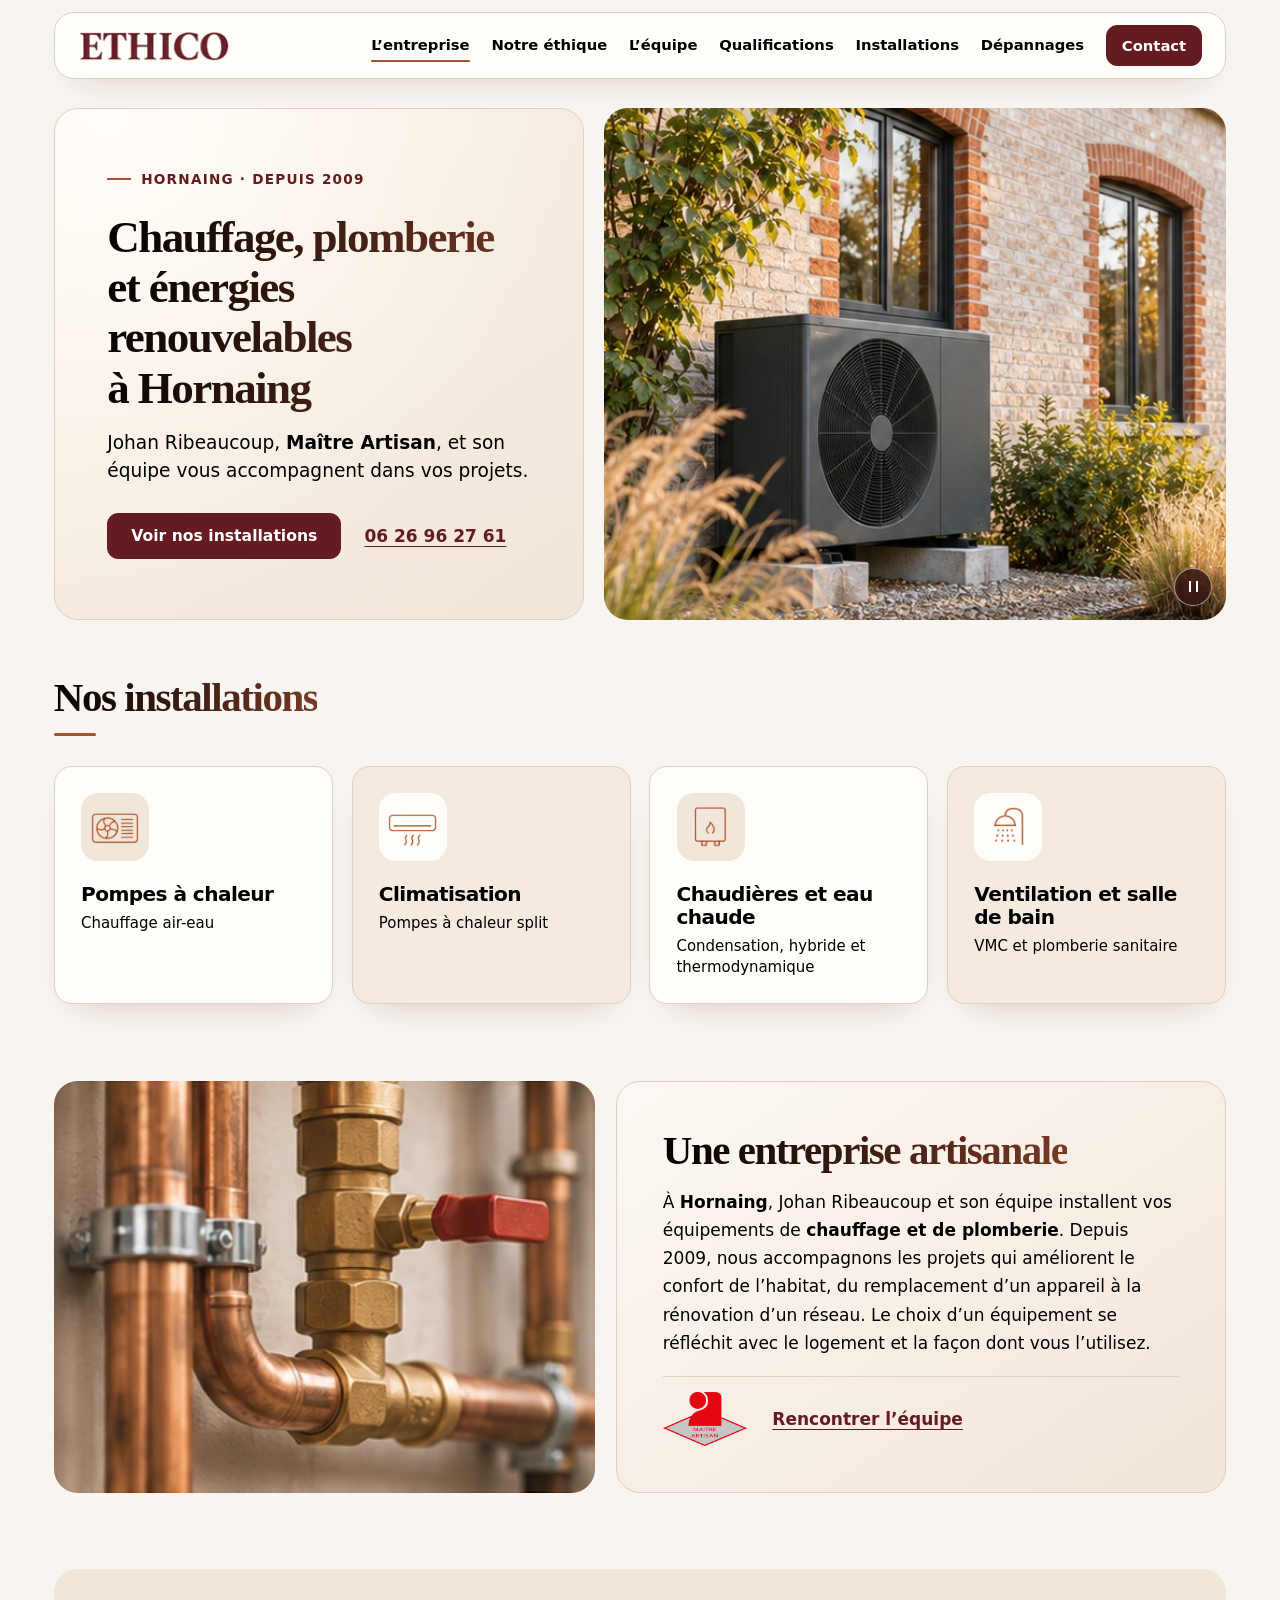
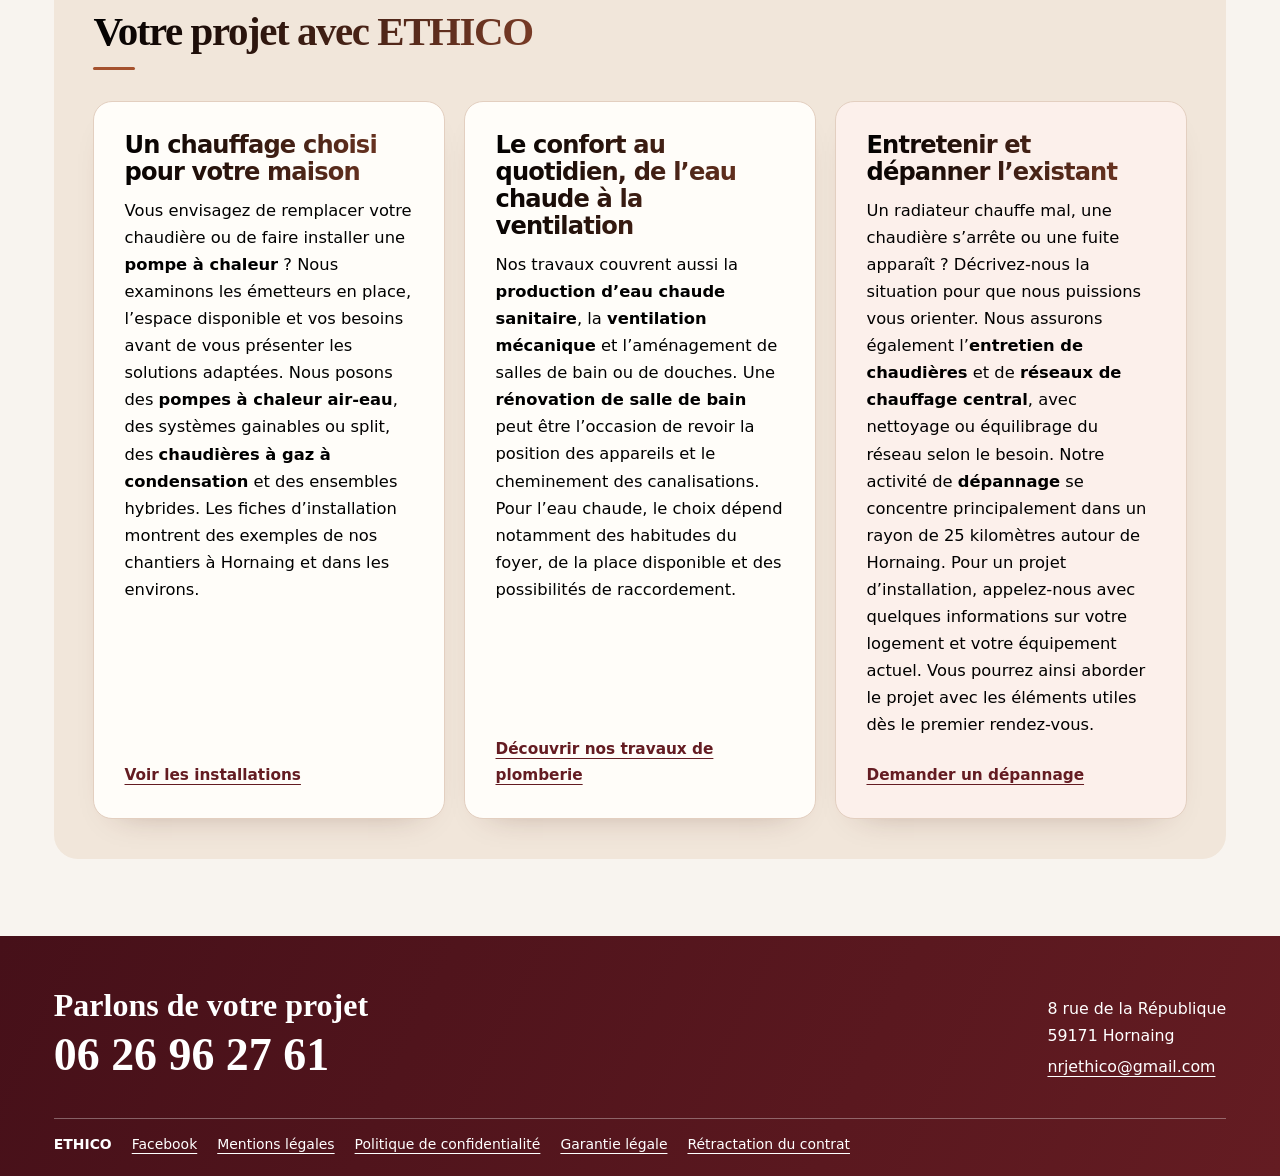
<file: index.html>
<!doctype html>
<html lang="fr">
<head>
  <meta charset="utf-8"><meta name="viewport" content="width=device-width, initial-scale=1">
  <meta name="theme-color" content="#641c22"><meta name="description" content="Johan Ribeaucoup, Maître Artisan, et son équipe vous accompagnent dans vos projets.">
  <title>Chauffage, plomberie et énergies renouvelables à Hornaing | ETHICO</title>
  <meta property="og:title" content="Chauffage, plomberie et énergies renouvelables à Hornaing | ETHICO">
  <meta property="og:description" content="Johan Ribeaucoup, Maître Artisan, et son équipe vous accompagnent dans vos projets.">
  <link rel="icon" href="assets/favicon.png" type="image/png">
  <link rel="stylesheet" href="assets/site.css">
  <script defer src="assets/site.js"></script>
</head>
<body>
<a class="skip" href="#contenu">Aller au contenu</a>
<header class="site-header">
  <div class="bar reveal">
    <a class="wordmark" href="index.html" aria-label="ETHICO, accueil"><img src="assets/logo.png" alt="ETHICO" width="155" height="36"></a>
    <button class="menu" type="button" aria-controls="navigation" aria-expanded="false" hidden>Menu</button>
    <nav id="navigation" aria-label="Navigation principale"><ul><li><a class="navlink" href="index.html" aria-current="page">L’entreprise</a></li><li><a class="navlink" href="notre-ethique/index.html">Notre éthique</a></li><li><a class="navlink" href="de-l-humain-%C3%A0-l-entreprise/index.html">L’équipe</a></li><li><a class="navlink" href="nos-qualifications/index.html">Qualifications</a></li><li><a class="navlink" href="installations/index.html">Installations</a></li><li><a class="navlink" href="d%C3%A9pannages/index.html">Dépannages</a></li><li><a class="primary" href="formulaire-de-contact/index.html">Contact</a></li></ul></nav>
  </div>
</header>
<main id="contenu"><section class="hero home-hero">
  <div class="hero-copy reveal">
    <p class="eyebrow">Hornaing · Depuis 2009</p><h1>Chauffage, plomberie et énergies renouvelables <span class="keep-together">à Hornaing</span></h1>
    <p class="intro">Johan Ribeaucoup, <strong>Maître Artisan</strong>, et son équipe vous accompagnent dans vos projets.</p>
    <div class="actions"><a class="primary" href="installations/index.html">Voir nos installations</a><a class="line-link" href="tel:+33626962761">06 26 96 27 61</a></div>
  </div>
  <figure class="hero-image reveal"><img src="assets/facade.webp" alt="Pompe à chaleur devant une maison en brique" fetchpriority="high" decoding="async"><button class="motion-toggle" type="button" aria-label="Mettre en pause le zoom" aria-pressed="false" hidden></button></figure>
</section><section class="container services"><h2 class="section-title reveal">Nos installations</h2><div class="service-grid"><a class="service-card reveal" href="installations/pompe-%C3%A0-chaleur-air-eau/index.html" style="--delay:0ms">
  <span class="service-icon"><img src="assets/ico-pac.png" alt="" width="62" height="56" loading="lazy"></span>
  <span class="service-label">Pompes à chaleur</span><span class="service-description">Chauffage air-eau</span>
</a><a class="service-card reveal" href="installations/pompe-%C3%A0-chaleur-type-split/index.html" style="--delay:65ms">
  <span class="service-icon"><img src="assets/ico-clim.png" alt="" width="62" height="56" loading="lazy"></span>
  <span class="service-label">Climatisation</span><span class="service-description">Pompes à chaleur split</span>
</a><a class="service-card reveal" href="installations/index.html#eau-chaude" style="--delay:130ms">
  <span class="service-icon"><img src="assets/ico-chaudiere.png" alt="" width="62" height="56" loading="lazy"></span>
  <span class="service-label">Chaudières et eau chaude</span><span class="service-description">Condensation, hybride et thermodynamique</span>
</a><a class="service-card reveal" href="installations/index.html#ventilation" style="--delay:195ms">
  <span class="service-icon"><img src="assets/ico-bain.png" alt="" width="62" height="56" loading="lazy"></span>
  <span class="service-label">Ventilation et salle de bain</span><span class="service-description">VMC et plomberie sanitaire</span>
</a></div></section>
<section class="container below">
  <div class="split artisan">
    <div class="split-media reveal"><a href="assets/cuivre.webp" class="photo-link" data-photo><img src="assets/cuivre.webp" alt="Raccords et canalisations en cuivre" loading="lazy" decoding="async"></a></div>
    <div class="split-copy reveal"><h2>Une entreprise artisanale</h2><p>À <strong>Hornaing</strong>, Johan Ribeaucoup et son équipe installent vos équipements de <strong>chauffage et de plomberie</strong>. Depuis 2009, nous accompagnons les projets qui améliorent le confort de l’habitat, du remplacement d’un appareil à la rénovation d’un réseau. Le choix d’un équipement se réfléchit avec le logement et la façon dont vous l’utilisez.</p>
      <div class="artisan-profile">
        <img src="assets/maitre-artisan.png" alt="Maître Artisan" loading="lazy" decoding="async">
        <a class="line-link" href="de-l-humain-%C3%A0-l-entreprise/index.html">Rencontrer l’équipe</a>
      </div>
    </div>
  </div>
</section>
<section class="container below project-overview">
  <h2 class="section-title reveal">Votre projet avec ETHICO</h2>
  <div class="text-grid"><article class="text-card reveal"><h3>Un chauffage choisi pour votre maison</h3><p>Vous envisagez de remplacer votre chaudière ou de faire installer une <strong>pompe à chaleur</strong> ? Nous examinons les émetteurs en place, l’espace disponible et vos besoins avant de vous présenter les solutions adaptées. Nous posons des <strong>pompes à chaleur air-eau</strong>, des systèmes gainables ou split, des <strong>chaudières à gaz à condensation</strong> et des ensembles hybrides. Les fiches d’installation montrent des exemples de nos chantiers à Hornaing et dans les environs.</p><a class="line-link" href="installations/index.html">Voir les installations</a></article><article class="text-card reveal"><h3>Le confort au quotidien, de l’eau chaude à la ventilation</h3><p>Nos travaux couvrent aussi la <strong>production d’eau chaude sanitaire</strong>, la <strong>ventilation mécanique</strong> et l’aménagement de salles de bain ou de douches. Une <strong>rénovation de salle de bain</strong> peut être l’occasion de revoir la position des appareils et le cheminement des canalisations. Pour l’eau chaude, le choix dépend notamment des habitudes du foyer, de la place disponible et des possibilités de raccordement.</p><a class="line-link" href="installations/index.html#ventilation">Découvrir nos travaux de plomberie</a></article><article class="text-card reveal"><h3>Entretenir et dépanner l’existant</h3><p>Un radiateur chauffe mal, une chaudière s’arrête ou une fuite apparaît ? Décrivez-nous la situation pour que nous puissions vous orienter. Nous assurons également l’<strong>entretien de chaudières</strong> et de <strong>réseaux de chauffage central</strong>, avec nettoyage ou équilibrage du réseau selon le besoin. Notre activité de <strong>dépannage</strong> se concentre principalement dans un rayon de 25 kilomètres autour de Hornaing. Pour un projet d’installation, appelez-nous avec quelques informations sur votre logement et votre équipement actuel. Vous pourrez ainsi aborder le projet avec les éléments utiles dès le premier rendez-vous.</p><a class="line-link" href="d%C3%A9pannages/index.html">Demander un dépannage</a></article></div>
</section></main>
<footer class="site-footer">
  <div class="footer-call container">
    <div class="footer-copy reveal"><p>Parlons de votre projet</p><a class="footer-phone" href="tel:+33626962761">06 26 96 27 61</a></div>
    <div class="footer-contact reveal"><span>8 rue de la République<br>59171 Hornaing</span><a href="mailto:nrjethico@gmail.com">nrjethico@gmail.com</a></div>
  </div>
  <div class="footer-details">
    <strong>ETHICO</strong>
    <a href="https://www.facebook.com/Ribeaucoup/">Facebook</a>
    <a href="https://ethico.jimdoweb.com/about/">Mentions légales</a>
    <a href="https://ethico.jimdoweb.com/j/privacy">Politique de confidentialité</a>
    <a href="https://ethico.jimdoweb.com/j/legal-guarantee">Garantie légale</a>
    <a href="https://ethico.jimdoweb.com/j/withdrawal">Rétractation du contrat</a>
  </div>
</footer>
<dialog id="photo-view" aria-label="Photo en grand"><div class="dialog-inner"><img alt=""><button type="button" class="close" aria-label="Fermer">×</button></div></dialog>
</body>
</html>
</file>
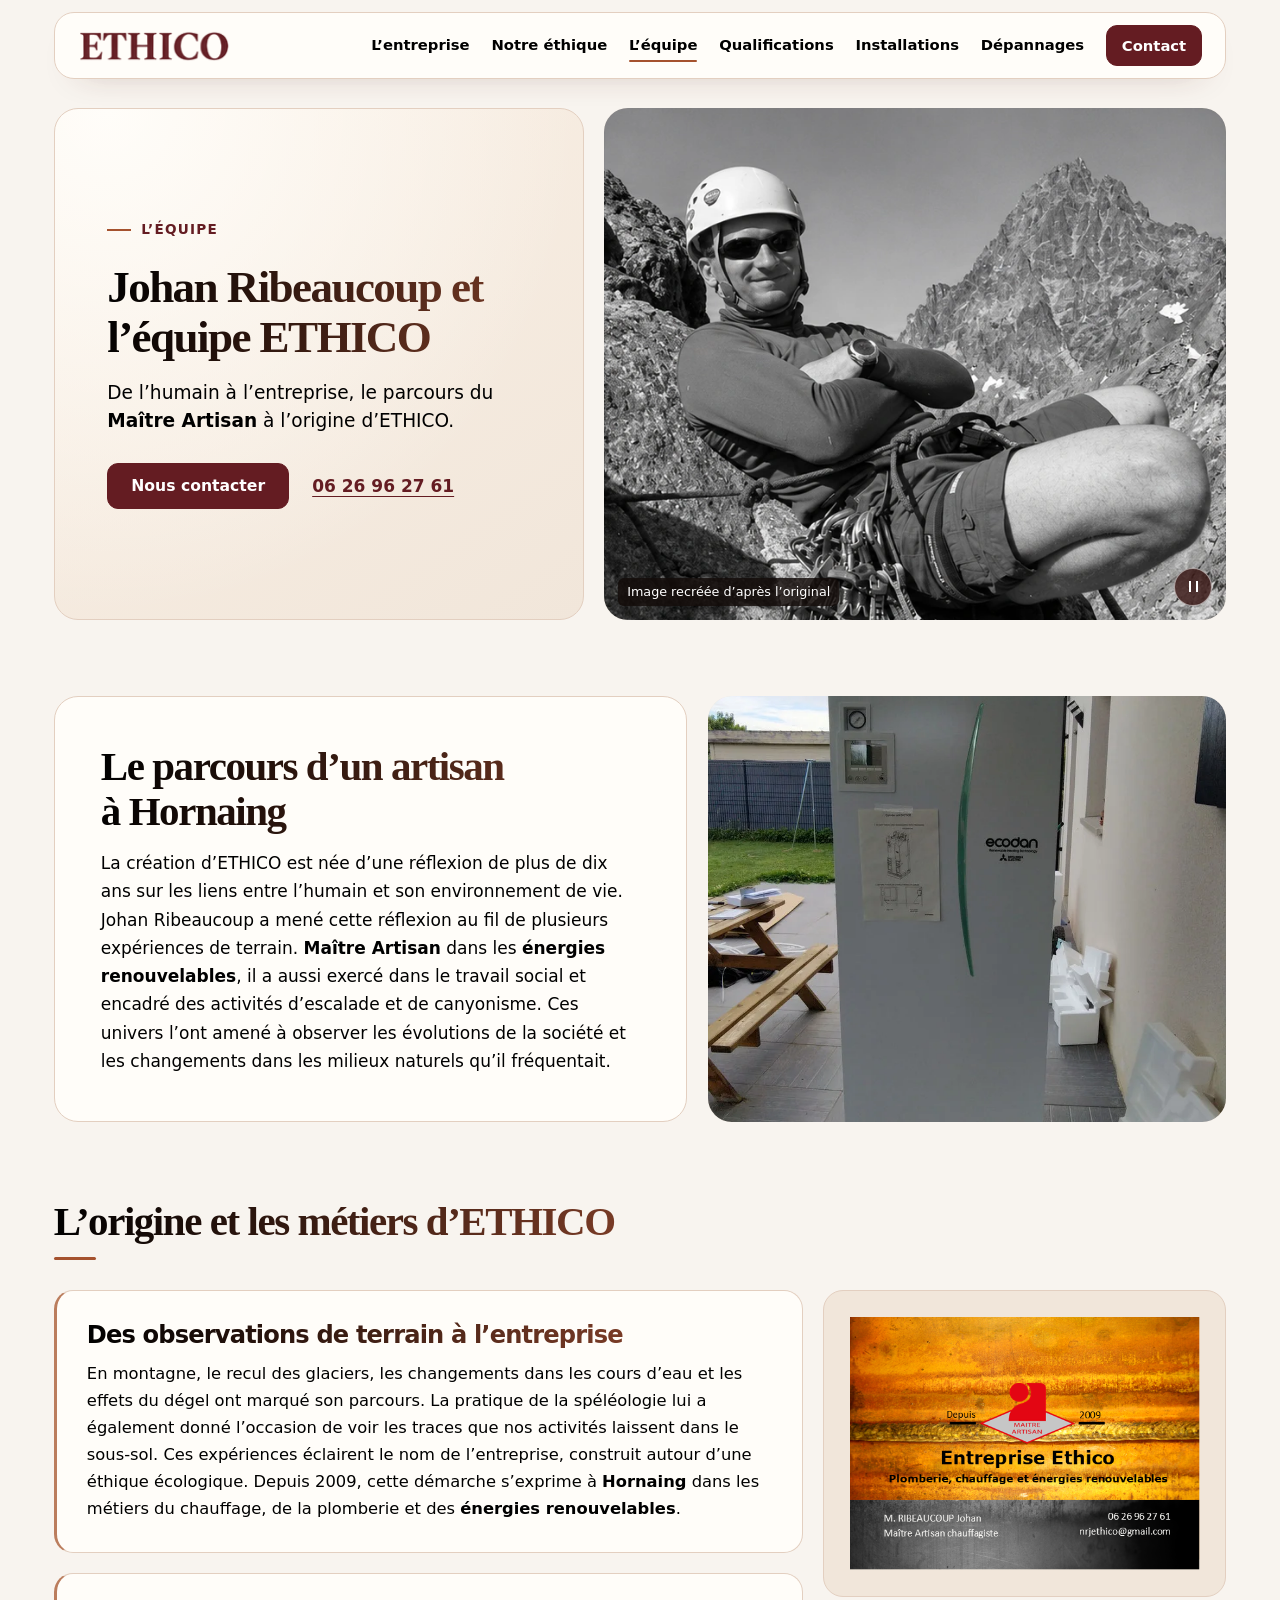
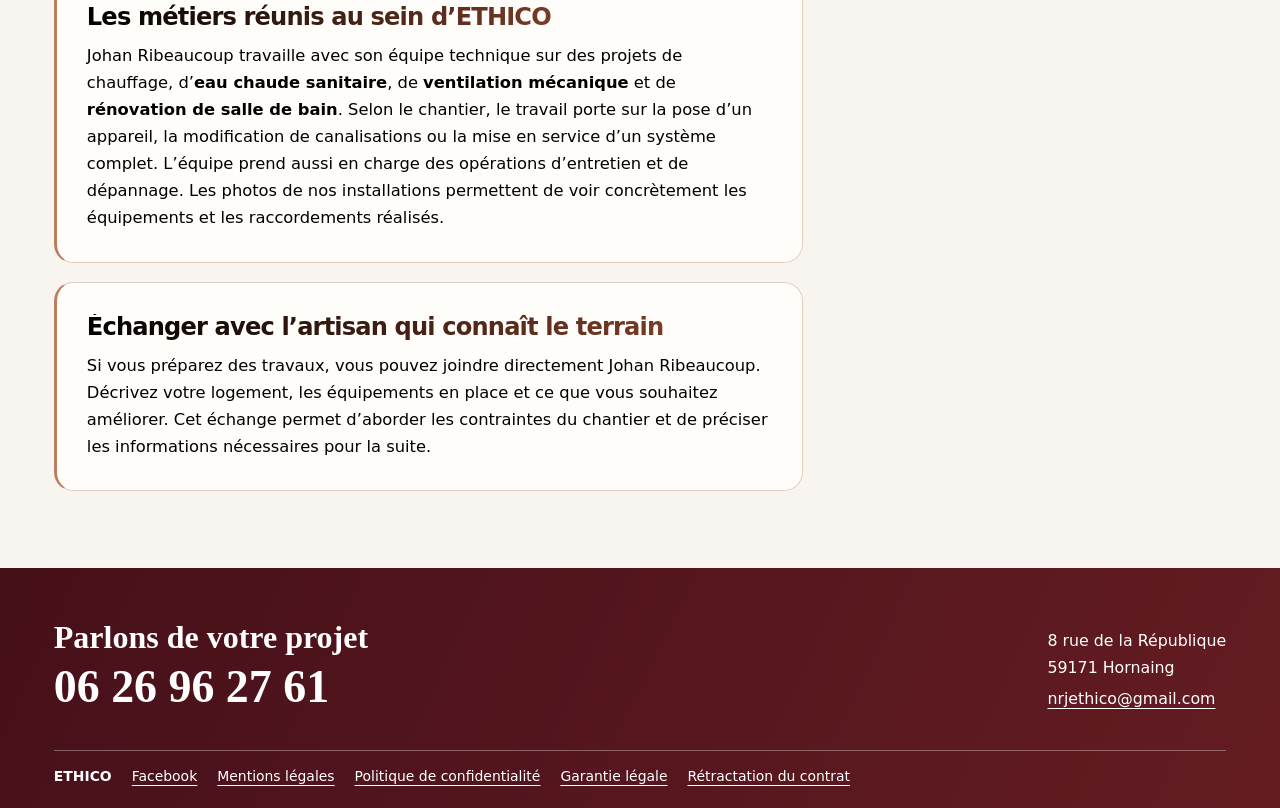
<file: de-l-humain-à-l-entreprise/index.html>
<!doctype html>
<html lang="fr">
<head>
  <meta charset="utf-8"><meta name="viewport" content="width=device-width, initial-scale=1">
  <meta name="theme-color" content="#641c22"><meta name="description" content="De l’humain à l’entreprise, le parcours du Maître Artisan à l’origine d’ETHICO.">
  <title>Johan Ribeaucoup et l’équipe ETHICO | ETHICO</title>
  <meta property="og:title" content="Johan Ribeaucoup et l’équipe ETHICO | ETHICO">
  <meta property="og:description" content="De l’humain à l’entreprise, le parcours du Maître Artisan à l’origine d’ETHICO.">
  <link rel="icon" href="../assets/favicon.png" type="image/png">
  <link rel="stylesheet" href="../assets/site.css">
  <script defer src="../assets/site.js"></script>
</head>
<body>
<a class="skip" href="#contenu">Aller au contenu</a>
<header class="site-header">
  <div class="bar reveal">
    <a class="wordmark" href="../index.html" aria-label="ETHICO, accueil"><img src="../assets/logo.png" alt="ETHICO" width="155" height="36"></a>
    <button class="menu" type="button" aria-controls="navigation" aria-expanded="false" hidden>Menu</button>
    <nav id="navigation" aria-label="Navigation principale"><ul><li><a class="navlink" href="../index.html">L’entreprise</a></li><li><a class="navlink" href="../notre-ethique/index.html">Notre éthique</a></li><li><a class="navlink" href="index.html" aria-current="page">L’équipe</a></li><li><a class="navlink" href="../nos-qualifications/index.html">Qualifications</a></li><li><a class="navlink" href="../installations/index.html">Installations</a></li><li><a class="navlink" href="../d%C3%A9pannages/index.html">Dépannages</a></li><li><a class="primary" href="../formulaire-de-contact/index.html">Contact</a></li></ul></nav>
  </div>
</header>
<main id="contenu"><section class="hero interior-hero">
  <div class="hero-copy reveal">
    <p class="eyebrow">L’équipe</p><h1>Johan Ribeaucoup et l’équipe ETHICO</h1>
    <p class="intro">De l’humain à l’entreprise, le parcours du <strong>Maître Artisan</strong> à l’origine d’ETHICO.</p>
    <div class="actions"><a class="primary" href="../formulaire-de-contact/index.html">Nous contacter</a><a class="line-link" href="tel:+33626962761">06 26 96 27 61</a></div>
  </div>
  <figure class="hero-image reveal"><img src="../assets/portrait-recree.webp" alt="Johan Ribeaucoup en montagne" fetchpriority="high" decoding="async"><figcaption class="image-credit">Image recréée d’après l’original</figcaption><button class="motion-toggle" type="button" aria-label="Mettre en pause le zoom" aria-pressed="false" hidden></button></figure>
</section>
<section class="container below">
  <div class="split split-team">
    <div class="split-media reveal"><a href="../assets/7-2.webp" class="photo-link" data-photo><img src="../assets/7-2.webp" alt="Installation extérieure d’une pompe à chaleur" loading="lazy" decoding="async"></a></div>
    <div class="split-copy reveal"><h2>Le parcours d’un artisan à Hornaing</h2><p>La création d’ETHICO est née d’une réflexion de plus de dix ans sur les liens entre l’humain et son environnement de vie. Johan Ribeaucoup a mené cette réflexion au fil de plusieurs expériences de terrain. <strong>Maître Artisan</strong> dans les <strong>énergies renouvelables</strong>, il a aussi exercé dans le travail social et encadré des activités d’escalade et de canyonisme. Ces univers l’ont amené à observer les évolutions de la société et les changements dans les milieux naturels qu’il fréquentait.</p></div>
  </div>
</section>
<section class="container below content-section content-team">
  <h2 class="section-title reveal">L’origine et les métiers d’ETHICO</h2>
  <div class="team-layout"><div class="text-grid"><article class="text-card reveal"><h3>Des observations de terrain à l’entreprise</h3><p>En montagne, le recul des glaciers, les changements dans les cours d’eau et les effets du dégel ont marqué son parcours. La pratique de la spéléologie lui a également donné l’occasion de voir les traces que nos activités laissent dans le sous-sol. Ces expériences éclairent le nom de l’entreprise, construit autour d’une éthique écologique. Depuis 2009, cette démarche s’exprime à <strong>Hornaing</strong> dans les métiers du chauffage, de la plomberie et des <strong>énergies renouvelables</strong>.</p></article><article class="text-card reveal"><h3>Les métiers réunis au sein d’ETHICO</h3><p>Johan Ribeaucoup travaille avec son équipe technique sur des projets de chauffage, d’<strong>eau chaude sanitaire</strong>, de <strong>ventilation mécanique</strong> et de <strong>rénovation de salle de bain</strong>. Selon le chantier, le travail porte sur la pose d’un appareil, la modification de canalisations ou la mise en service d’un système complet. L’équipe prend aussi en charge des opérations d’entretien et de dépannage. Les photos de nos installations permettent de voir concrètement les équipements et les raccordements réalisés.</p></article><article class="text-card reveal"><h3>Échanger avec l’artisan qui connaît le terrain</h3><p>Si vous préparez des travaux, vous pouvez joindre directement Johan Ribeaucoup. Décrivez votre logement, les équipements en place et ce que vous souhaitez améliorer. Cet échange permet d’aborder les contraintes du chantier et de préciser les informations nécessaires pour la suite.</p></article></div>
  <figure class="original-logo reveal"><img src="../assets/logo-original.png" alt="Logo original ETHICO, chauffage, plomberie et énergies renouvelables" loading="lazy" decoding="async"></figure>
</div>
</section></main>
<footer class="site-footer">
  <div class="footer-call container">
    <div class="footer-copy reveal"><p>Parlons de votre projet</p><a class="footer-phone" href="tel:+33626962761">06 26 96 27 61</a></div>
    <div class="footer-contact reveal"><span>8 rue de la République<br>59171 Hornaing</span><a href="mailto:nrjethico@gmail.com">nrjethico@gmail.com</a></div>
  </div>
  <div class="footer-details">
    <strong>ETHICO</strong>
    <a href="https://www.facebook.com/Ribeaucoup/">Facebook</a>
    <a href="https://ethico.jimdoweb.com/about/">Mentions légales</a>
    <a href="https://ethico.jimdoweb.com/j/privacy">Politique de confidentialité</a>
    <a href="https://ethico.jimdoweb.com/j/legal-guarantee">Garantie légale</a>
    <a href="https://ethico.jimdoweb.com/j/withdrawal">Rétractation du contrat</a>
  </div>
</footer>
<dialog id="photo-view" aria-label="Photo en grand"><div class="dialog-inner"><img alt=""><button type="button" class="close" aria-label="Fermer">×</button></div></dialog>
</body>
</html>
</file>
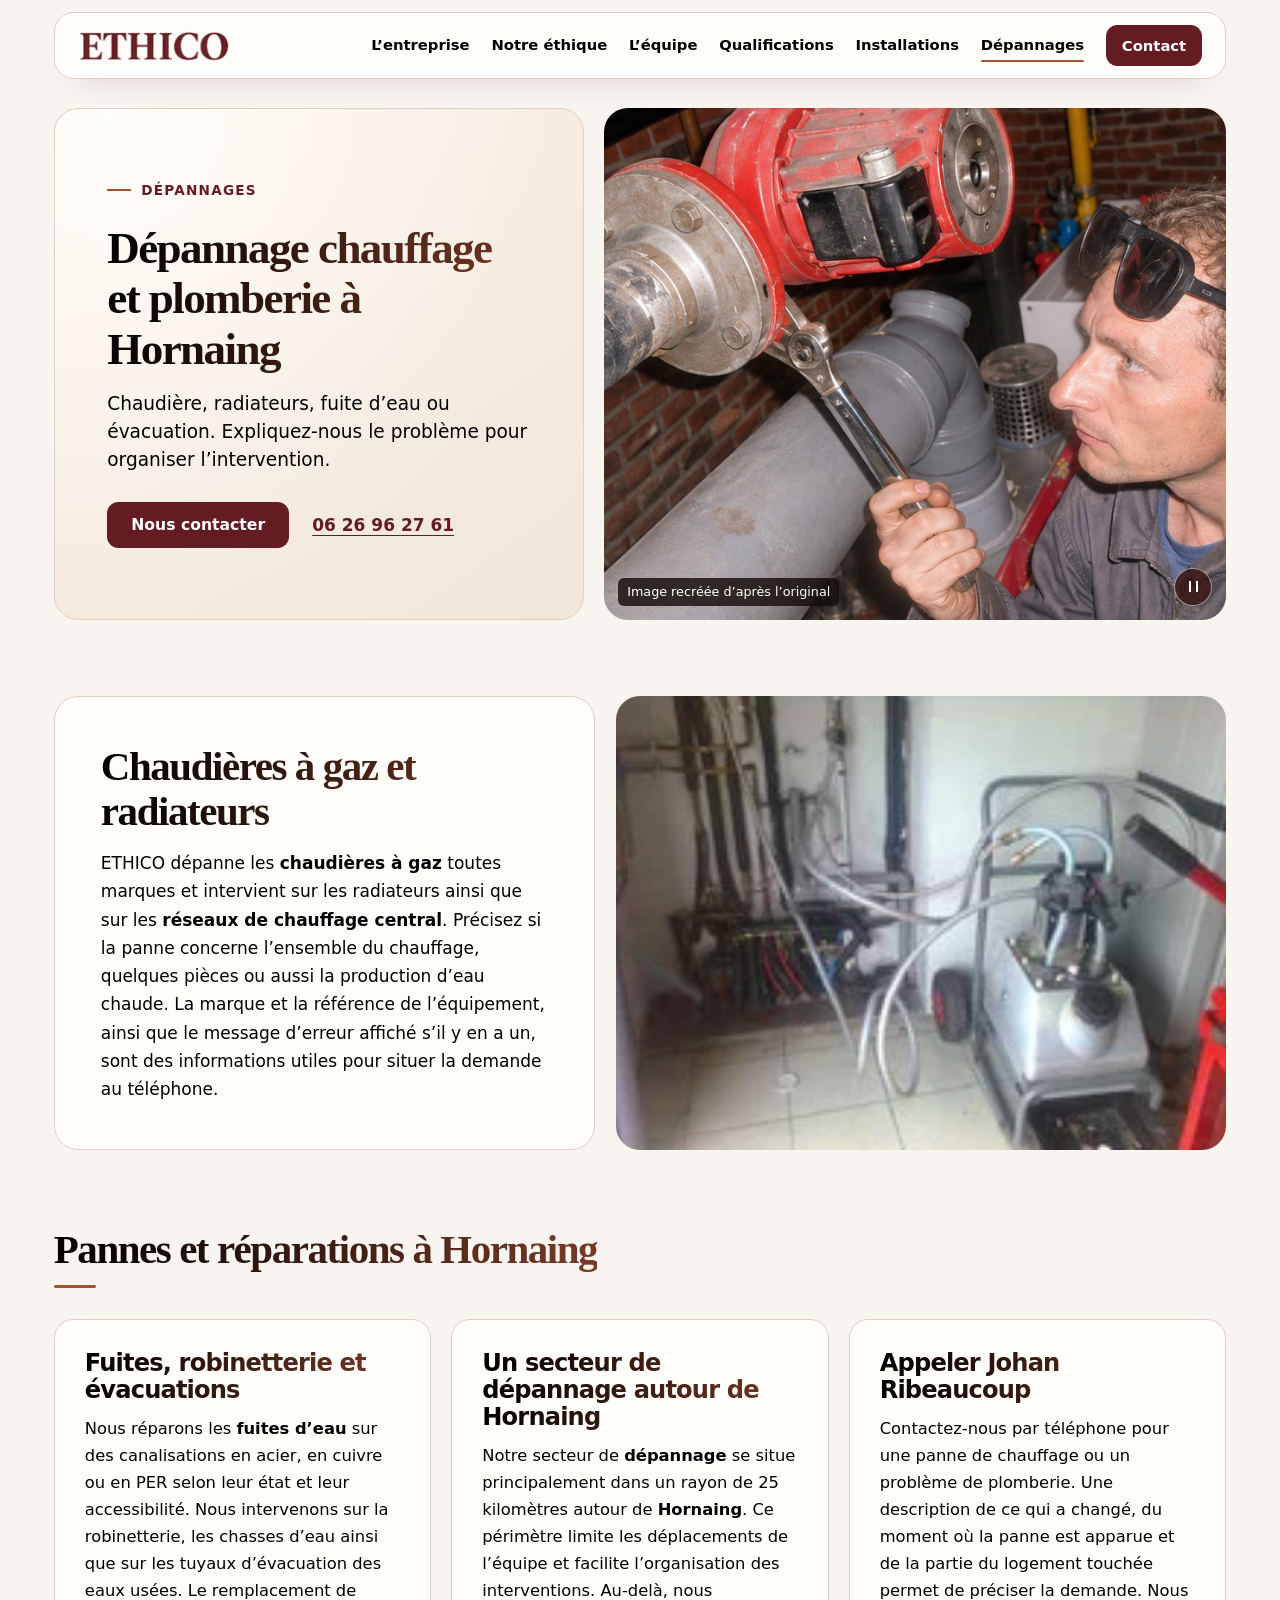
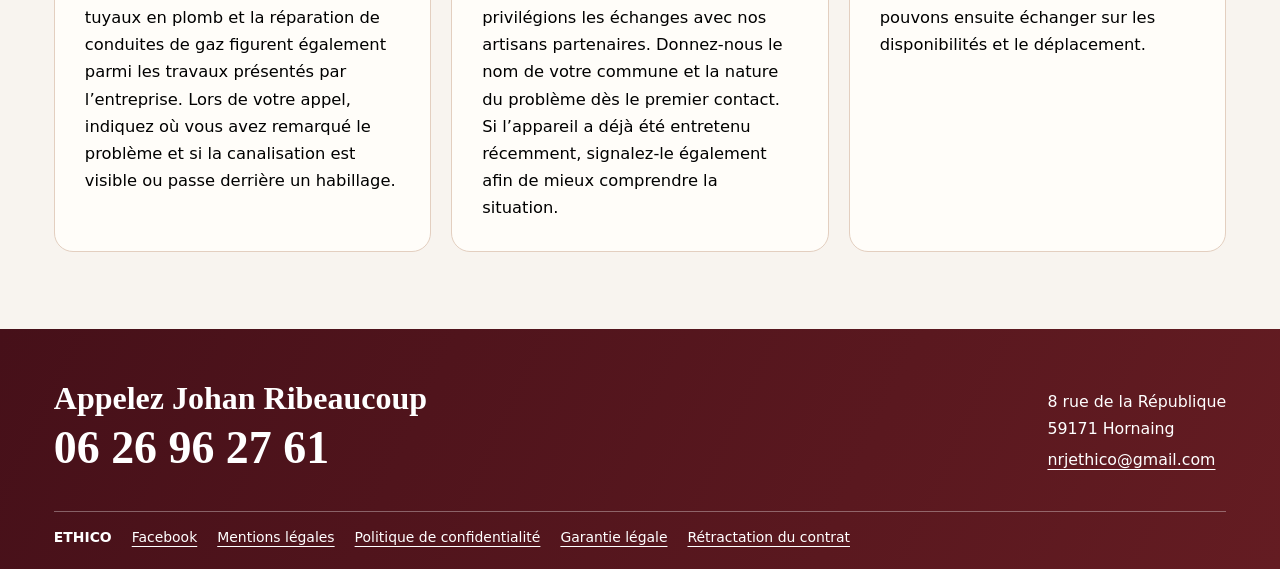
<file: dépannages/index.html>
<!doctype html>
<html lang="fr">
<head>
  <meta charset="utf-8"><meta name="viewport" content="width=device-width, initial-scale=1">
  <meta name="theme-color" content="#641c22"><meta name="description" content="Chaudière, radiateurs, fuite d’eau ou évacuation. Expliquez-nous le problème pour organiser l’intervention.">
  <title>Dépannage chauffage et plomberie à Hornaing | ETHICO</title>
  <meta property="og:title" content="Dépannage chauffage et plomberie à Hornaing | ETHICO">
  <meta property="og:description" content="Chaudière, radiateurs, fuite d’eau ou évacuation. Expliquez-nous le problème pour organiser l’intervention.">
  <link rel="icon" href="../assets/favicon.png" type="image/png">
  <link rel="stylesheet" href="../assets/site.css">
  <script defer src="../assets/site.js"></script>
</head>
<body>
<a class="skip" href="#contenu">Aller au contenu</a>
<header class="site-header">
  <div class="bar reveal">
    <a class="wordmark" href="../index.html" aria-label="ETHICO, accueil"><img src="../assets/logo.png" alt="ETHICO" width="155" height="36"></a>
    <button class="menu" type="button" aria-controls="navigation" aria-expanded="false" hidden>Menu</button>
    <nav id="navigation" aria-label="Navigation principale"><ul><li><a class="navlink" href="../index.html">L’entreprise</a></li><li><a class="navlink" href="../notre-ethique/index.html">Notre éthique</a></li><li><a class="navlink" href="../de-l-humain-%C3%A0-l-entreprise/index.html">L’équipe</a></li><li><a class="navlink" href="../nos-qualifications/index.html">Qualifications</a></li><li><a class="navlink" href="../installations/index.html">Installations</a></li><li><a class="navlink" href="index.html" aria-current="page">Dépannages</a></li><li><a class="primary" href="../formulaire-de-contact/index.html">Contact</a></li></ul></nav>
  </div>
</header>
<main id="contenu"><section class="hero interior-hero">
  <div class="hero-copy reveal">
    <p class="eyebrow">Dépannages</p><h1>Dépannage chauffage et plomberie à Hornaing</h1>
    <p class="intro">Chaudière, radiateurs, fuite d’eau ou évacuation. Expliquez-nous le problème pour organiser l’intervention.</p>
    <div class="actions"><a class="primary" href="../formulaire-de-contact/index.html">Nous contacter</a><a class="line-link" href="tel:+33626962761">06 26 96 27 61</a></div>
  </div>
  <figure class="hero-image reveal"><img src="../assets/depannage-recree.webp" alt="Artisan travaillant sur une canalisation" fetchpriority="high" decoding="async"><figcaption class="image-credit">Image recréée d’après l’original</figcaption><button class="motion-toggle" type="button" aria-label="Mettre en pause le zoom" aria-pressed="false" hidden></button></figure>
</section>
<section class="container below">
  <div class="split split-repairs">
    <div class="split-media reveal"><a href="../assets/4-1.webp" class="photo-link" data-photo><img src="../assets/4-1.webp" alt="Matériel de désembouage raccordé au circuit de chauffage" loading="lazy" decoding="async"></a></div>
    <div class="split-copy reveal"><h2>Chaudières à gaz et radiateurs</h2><p>ETHICO dépanne les <strong>chaudières à gaz</strong> toutes marques et intervient sur les radiateurs ainsi que sur les <strong>réseaux de chauffage central</strong>. Précisez si la panne concerne l’ensemble du chauffage, quelques pièces ou aussi la production d’eau chaude. La marque et la référence de l’équipement, ainsi que le message d’erreur affiché s’il y en a un, sont des informations utiles pour situer la demande au téléphone.</p></div>
  </div>
</section>
<section class="container below content-section content-repairs">
  <h2 class="section-title reveal">Pannes et réparations à Hornaing</h2>
  <div class="text-grid"><article class="text-card reveal"><h3>Fuites, robinetterie et évacuations</h3><p>Nous réparons les <strong>fuites d’eau</strong> sur des canalisations en acier, en cuivre ou en PER selon leur état et leur accessibilité. Nous intervenons sur la robinetterie, les chasses d’eau ainsi que sur les tuyaux d’évacuation des eaux usées. Le remplacement de tuyaux en plomb et la réparation de conduites de gaz figurent également parmi les travaux présentés par l’entreprise. Lors de votre appel, indiquez où vous avez remarqué le problème et si la canalisation est visible ou passe derrière un habillage.</p></article><article class="text-card reveal"><h3>Un secteur de dépannage autour de Hornaing</h3><p>Notre secteur de <strong>dépannage</strong> se situe principalement dans un rayon de 25 kilomètres autour de <strong>Hornaing</strong>. Ce périmètre limite les déplacements de l’équipe et facilite l’organisation des interventions. Au-delà, nous privilégions les échanges avec nos artisans partenaires. Donnez-nous le nom de votre commune et la nature du problème dès le premier contact. Si l’appareil a déjà été entretenu récemment, signalez-le également afin de mieux comprendre la situation.</p></article><article class="text-card reveal"><h3>Appeler Johan Ribeaucoup</h3><p>Contactez-nous par téléphone pour une panne de chauffage ou un problème de plomberie. Une description de ce qui a changé, du moment où la panne est apparue et de la partie du logement touchée permet de préciser la demande. Nous pouvons ensuite échanger sur les disponibilités et le déplacement.</p></article></div>
</section></main>
<footer class="site-footer">
  <div class="footer-call container">
    <div class="footer-copy reveal"><p>Appelez Johan Ribeaucoup</p><a class="footer-phone" href="tel:+33626962761">06 26 96 27 61</a></div>
    <div class="footer-contact reveal"><span>8 rue de la République<br>59171 Hornaing</span><a href="mailto:nrjethico@gmail.com">nrjethico@gmail.com</a></div>
  </div>
  <div class="footer-details">
    <strong>ETHICO</strong>
    <a href="https://www.facebook.com/Ribeaucoup/">Facebook</a>
    <a href="https://ethico.jimdoweb.com/about/">Mentions légales</a>
    <a href="https://ethico.jimdoweb.com/j/privacy">Politique de confidentialité</a>
    <a href="https://ethico.jimdoweb.com/j/legal-guarantee">Garantie légale</a>
    <a href="https://ethico.jimdoweb.com/j/withdrawal">Rétractation du contrat</a>
  </div>
</footer>
<dialog id="photo-view" aria-label="Photo en grand"><div class="dialog-inner"><img alt=""><button type="button" class="close" aria-label="Fermer">×</button></div></dialog>
</body>
</html>
</file>
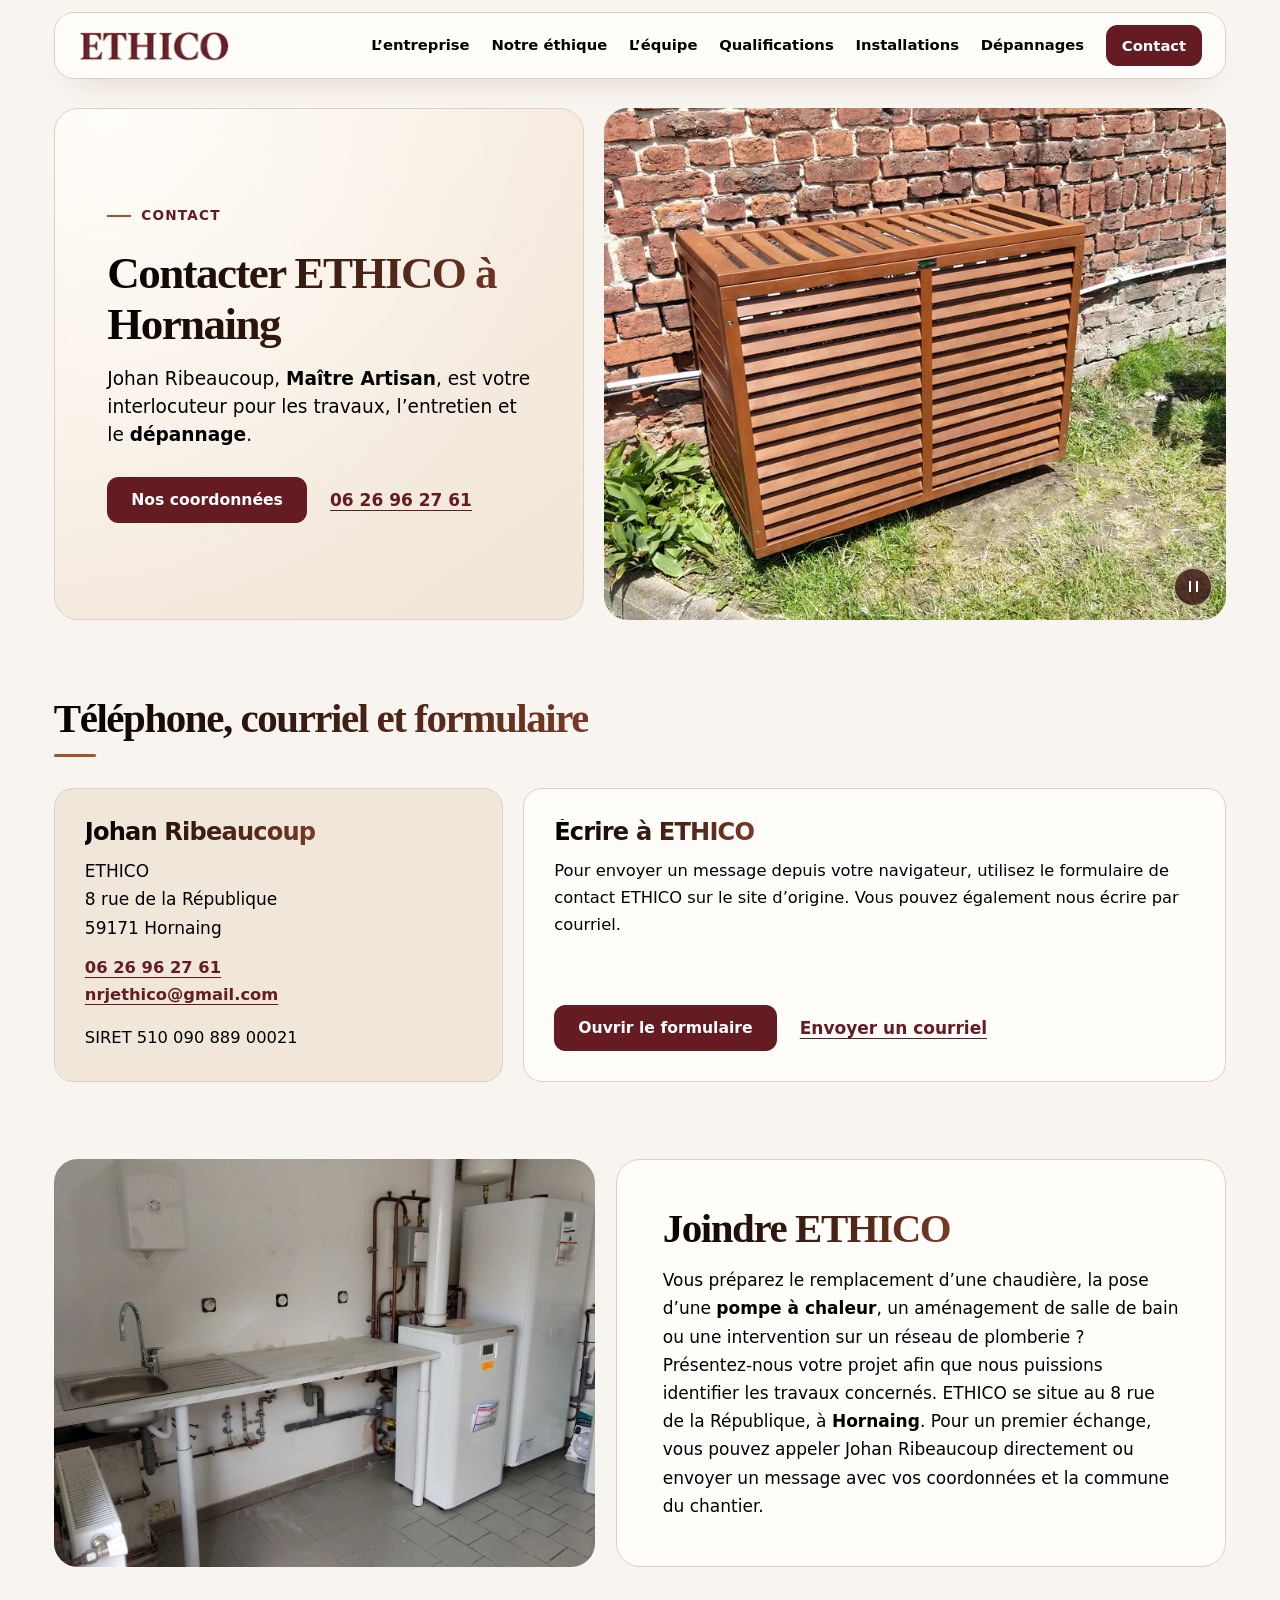
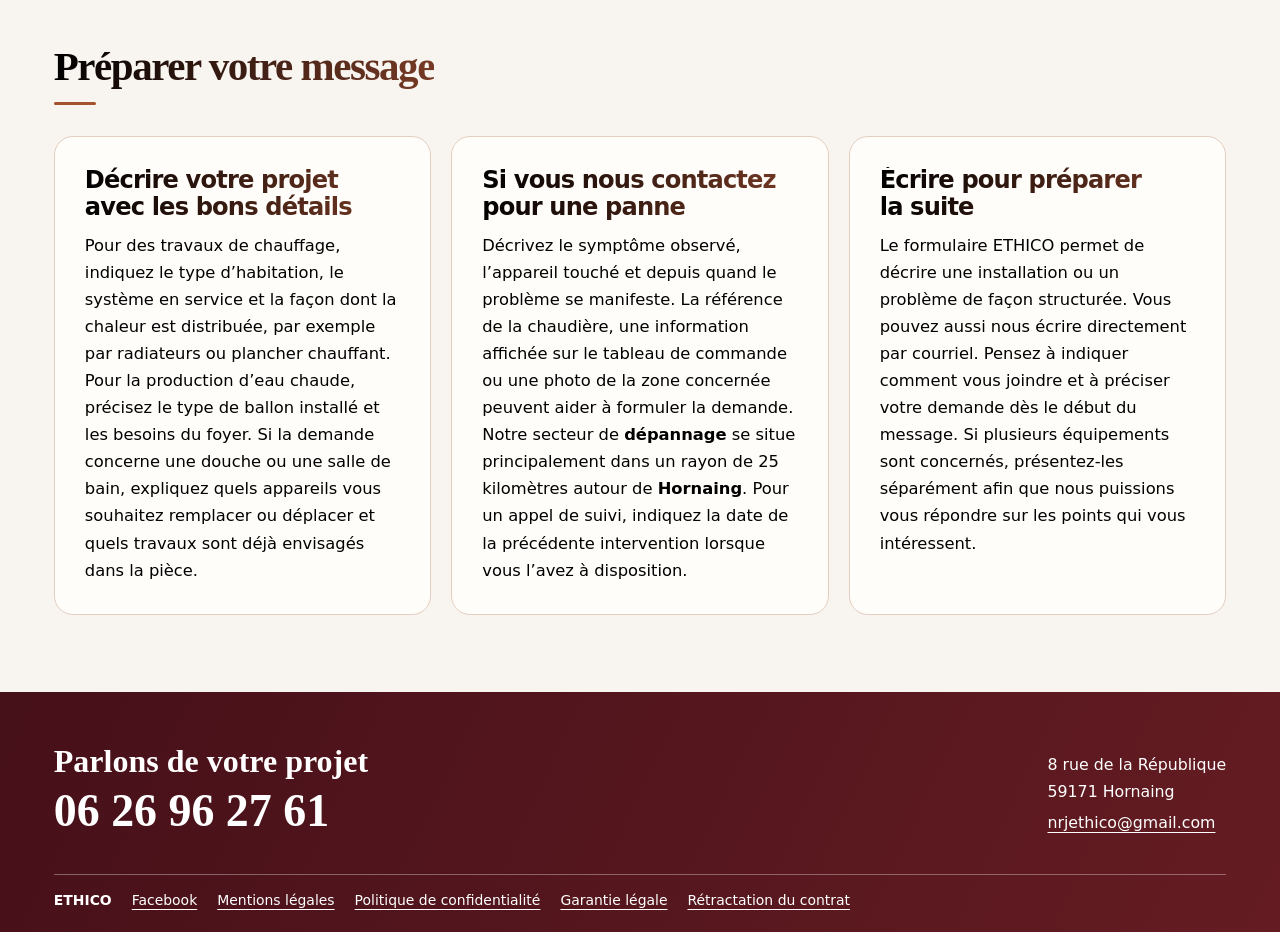
<file: formulaire-de-contact/index.html>
<!doctype html>
<html lang="fr">
<head>
  <meta charset="utf-8"><meta name="viewport" content="width=device-width, initial-scale=1">
  <meta name="theme-color" content="#641c22"><meta name="description" content="Johan Ribeaucoup, Maître Artisan, est votre interlocuteur pour les travaux, l’entretien et le dépannage.">
  <title>Contacter ETHICO à Hornaing | ETHICO</title>
  <meta property="og:title" content="Contacter ETHICO à Hornaing | ETHICO">
  <meta property="og:description" content="Johan Ribeaucoup, Maître Artisan, est votre interlocuteur pour les travaux, l’entretien et le dépannage.">
  <link rel="icon" href="../assets/favicon.png" type="image/png">
  <link rel="stylesheet" href="../assets/site.css">
  <script defer src="../assets/site.js"></script>
</head>
<body>
<a class="skip" href="#contenu">Aller au contenu</a>
<header class="site-header">
  <div class="bar reveal">
    <a class="wordmark" href="../index.html" aria-label="ETHICO, accueil"><img src="../assets/logo.png" alt="ETHICO" width="155" height="36"></a>
    <button class="menu" type="button" aria-controls="navigation" aria-expanded="false" hidden>Menu</button>
    <nav id="navigation" aria-label="Navigation principale"><ul><li><a class="navlink" href="../index.html">L’entreprise</a></li><li><a class="navlink" href="../notre-ethique/index.html">Notre éthique</a></li><li><a class="navlink" href="../de-l-humain-%C3%A0-l-entreprise/index.html">L’équipe</a></li><li><a class="navlink" href="../nos-qualifications/index.html">Qualifications</a></li><li><a class="navlink" href="../installations/index.html">Installations</a></li><li><a class="navlink" href="../d%C3%A9pannages/index.html">Dépannages</a></li><li><a class="primary" href="index.html" aria-current="page">Contact</a></li></ul></nav>
  </div>
</header>
<main id="contenu"><section class="hero interior-hero">
  <div class="hero-copy reveal">
    <p class="eyebrow">Contact</p><h1>Contacter ETHICO à Hornaing</h1>
    <p class="intro">Johan Ribeaucoup, <strong>Maître Artisan</strong>, est votre interlocuteur pour les travaux, l’entretien et le <strong>dépannage</strong>.</p>
    <div class="actions"><a class="primary" href="#coordonnees">Nos coordonnées</a><a class="line-link" href="tel:+33626962761">06 26 96 27 61</a></div>
  </div>
  <figure class="hero-image reveal"><img src="../assets/10-5.webp" alt="Équipement extérieur protégé par un habillage en bois" fetchpriority="high" decoding="async"><button class="motion-toggle" type="button" aria-label="Mettre en pause le zoom" aria-pressed="false" hidden></button></figure>
</section><section class="container below" id="coordonnees">
  <h2 class="section-title reveal">Téléphone, courriel et formulaire</h2>
  <div class="contact-grid">
    <div class="contact-panel reveal"><h3>Johan Ribeaucoup</h3>
      <address>ETHICO<br>8 rue de la République<br>59171 Hornaing</address>
      <p><a class="line-link" href="tel:+33626962761">06 26 96 27 61</a><br><a class="line-link" href="mailto:nrjethico@gmail.com">nrjethico@gmail.com</a></p>
      <p>SIRET 510 090 889 00021</p>
    </div>
    <div class="contact-panel reveal"><h3>Écrire à ETHICO</h3>
      <p>Pour envoyer un message depuis votre navigateur, utilisez le formulaire de contact ETHICO sur le site d’origine. Vous pouvez également nous écrire par courriel.</p>
      <div class="actions"><a class="primary" href="https://ethico.jimdoweb.com/formulaire-de-contact/">Ouvrir le formulaire</a><a class="line-link" href="mailto:nrjethico@gmail.com">Envoyer un courriel</a></div>
    </div>
  </div>
</section>
<section class="container below">
  <div class="split split-contact">
    <div class="split-media reveal"><a href="../assets/11-4.webp" class="photo-link" data-photo><img src="../assets/11-4.webp" alt="Chaudière et raccordements dans un local technique" loading="lazy" decoding="async"></a></div>
    <div class="split-copy reveal"><h2>Joindre ETHICO</h2><p>Vous préparez le remplacement d’une chaudière, la pose d’une <strong>pompe à chaleur</strong>, un aménagement de salle de bain ou une intervention sur un réseau de plomberie ? Présentez-nous votre projet afin que nous puissions identifier les travaux concernés. ETHICO se situe au 8 rue de la République, à <strong>Hornaing</strong>. Pour un premier échange, vous pouvez appeler Johan Ribeaucoup directement ou envoyer un message avec vos coordonnées et la commune du chantier.</p></div>
  </div>
</section>
<section class="container below content-section content-contact">
  <h2 class="section-title reveal">Préparer votre message</h2>
  <div class="text-grid"><article class="text-card reveal"><h3>Décrire votre projet avec les bons détails</h3><p>Pour des travaux de chauffage, indiquez le type d’habitation, le système en service et la façon dont la chaleur est distribuée, par exemple par radiateurs ou plancher chauffant. Pour la production d’eau chaude, précisez le type de ballon installé et les besoins du foyer. Si la demande concerne une douche ou une salle de bain, expliquez quels appareils vous souhaitez remplacer ou déplacer et quels travaux sont déjà envisagés dans la pièce.</p></article><article class="text-card reveal"><h3>Si vous nous contactez pour une panne</h3><p>Décrivez le symptôme observé, l’appareil touché et depuis quand le problème se manifeste. La référence de la chaudière, une information affichée sur le tableau de commande ou une photo de la zone concernée peuvent aider à formuler la demande. Notre secteur de <strong>dépannage</strong> se situe principalement dans un rayon de 25 kilomètres autour de <strong>Hornaing</strong>. Pour un appel de suivi, indiquez la date de la précédente intervention lorsque vous l’avez à disposition.</p></article><article class="text-card reveal"><h3>Écrire pour préparer la suite</h3><p>Le formulaire ETHICO permet de décrire une installation ou un problème de façon structurée. Vous pouvez aussi nous écrire directement par courriel. Pensez à indiquer comment vous joindre et à préciser votre demande dès le début du message. Si plusieurs équipements sont concernés, présentez-les séparément afin que nous puissions vous répondre sur les points qui vous intéressent.</p></article></div>
</section></main>
<footer class="site-footer">
  <div class="footer-call container">
    <div class="footer-copy reveal"><p>Parlons de votre projet</p><a class="footer-phone" href="tel:+33626962761">06 26 96 27 61</a></div>
    <div class="footer-contact reveal"><span>8 rue de la République<br>59171 Hornaing</span><a href="mailto:nrjethico@gmail.com">nrjethico@gmail.com</a></div>
  </div>
  <div class="footer-details">
    <strong>ETHICO</strong>
    <a href="https://www.facebook.com/Ribeaucoup/">Facebook</a>
    <a href="https://ethico.jimdoweb.com/about/">Mentions légales</a>
    <a href="https://ethico.jimdoweb.com/j/privacy">Politique de confidentialité</a>
    <a href="https://ethico.jimdoweb.com/j/legal-guarantee">Garantie légale</a>
    <a href="https://ethico.jimdoweb.com/j/withdrawal">Rétractation du contrat</a>
  </div>
</footer>
<dialog id="photo-view" aria-label="Photo en grand"><div class="dialog-inner"><img alt=""><button type="button" class="close" aria-label="Fermer">×</button></div></dialog>
</body>
</html>
</file>
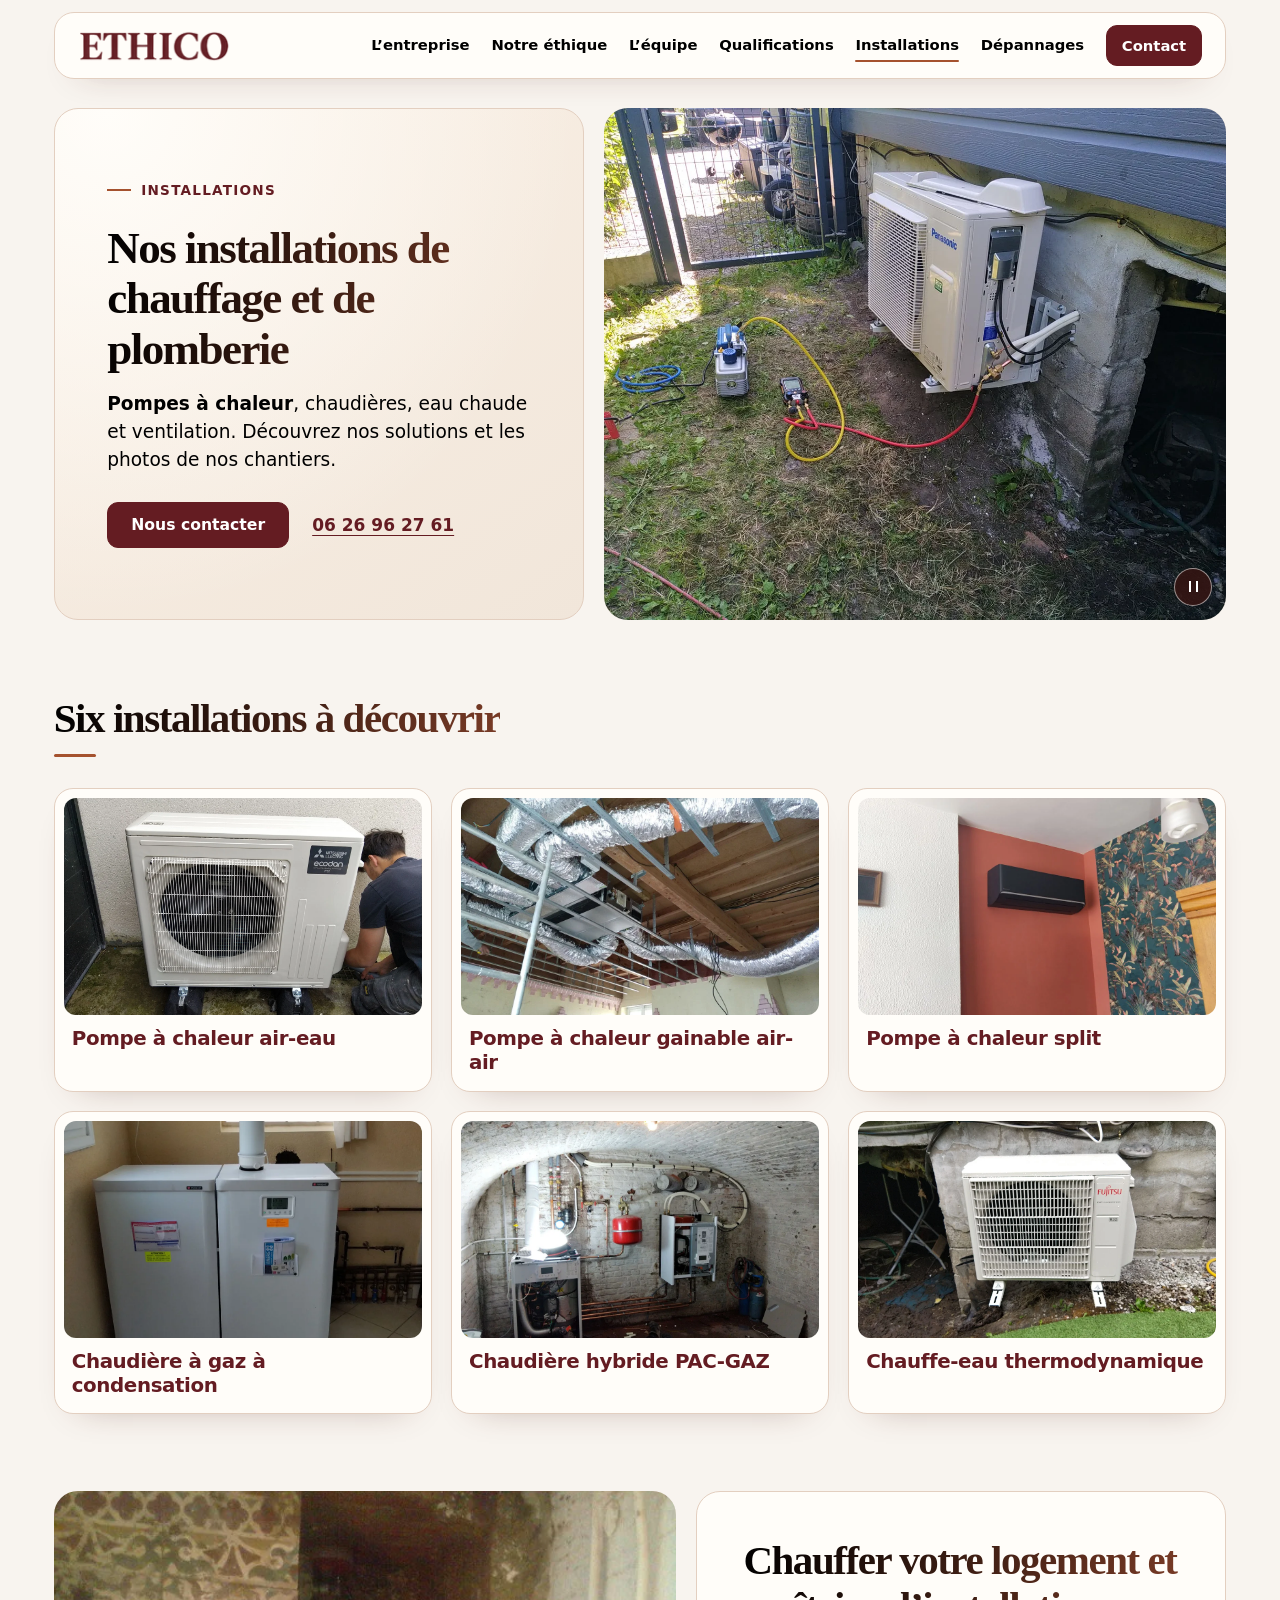
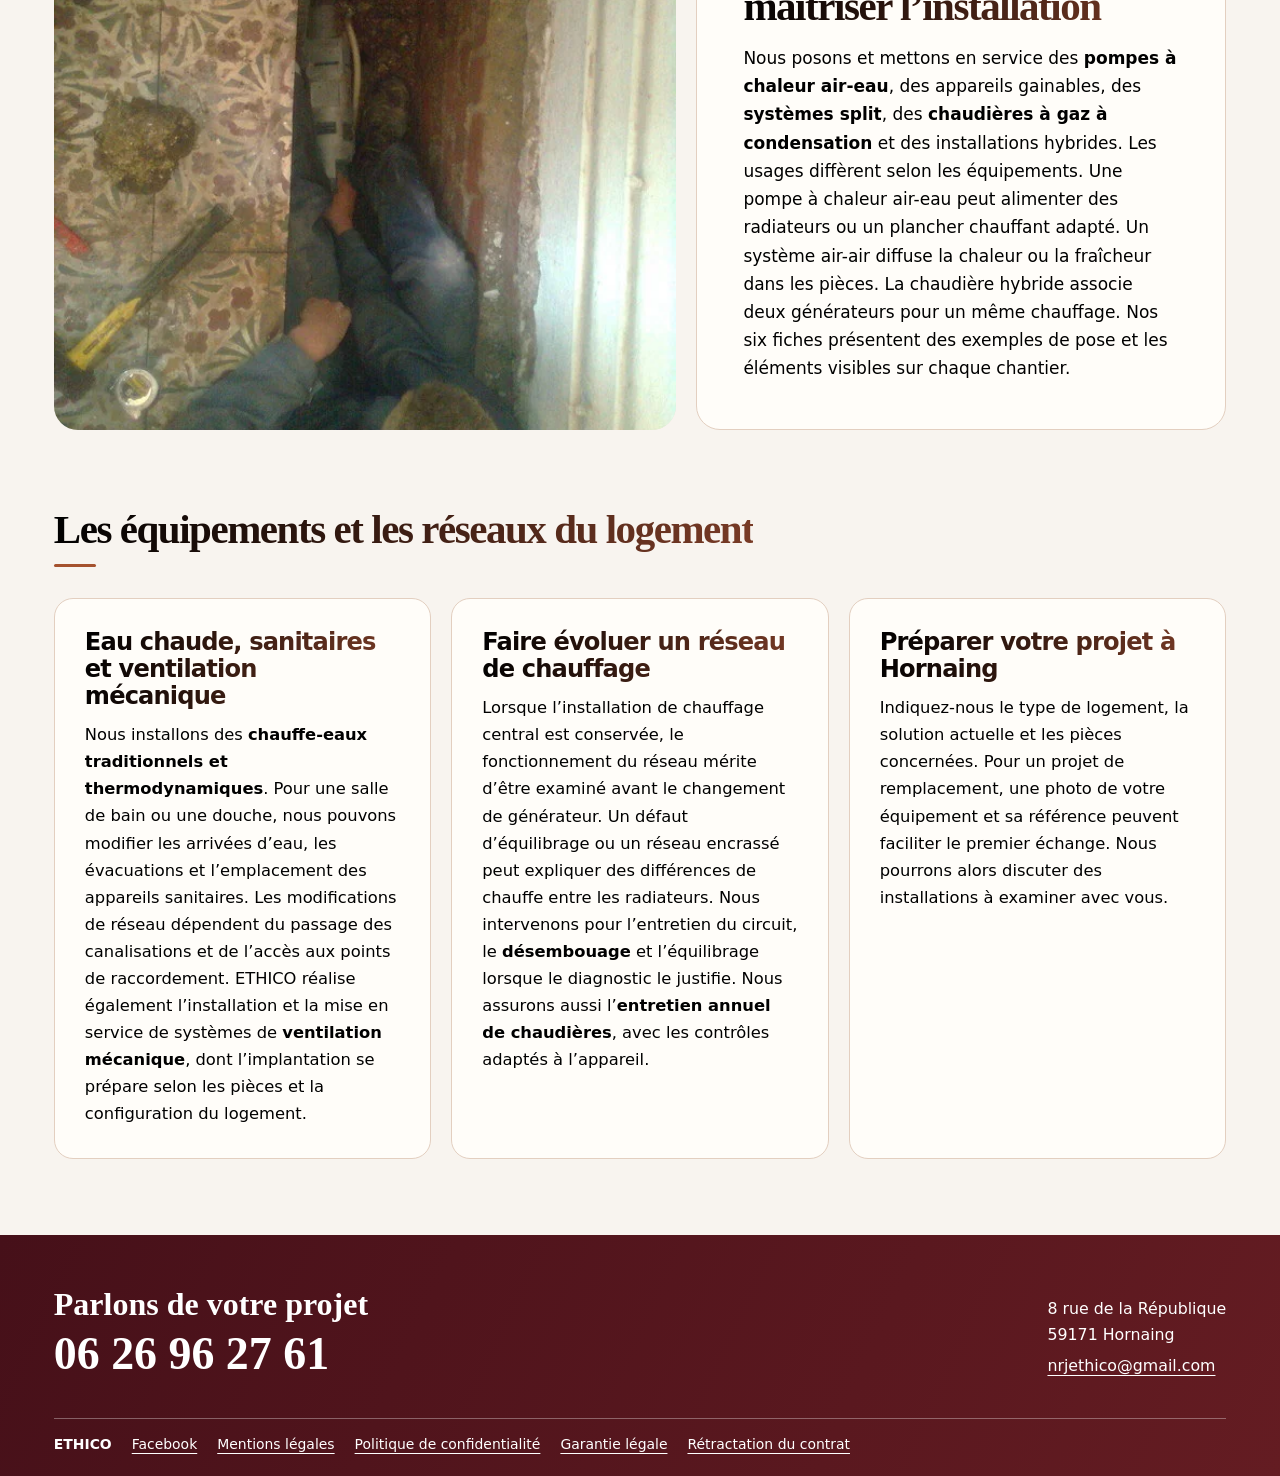
<file: installations/index.html>
<!doctype html>
<html lang="fr">
<head>
  <meta charset="utf-8"><meta name="viewport" content="width=device-width, initial-scale=1">
  <meta name="theme-color" content="#641c22"><meta name="description" content="Pompes à chaleur, chaudières, eau chaude et ventilation. Découvrez nos solutions et les photos de nos chantiers.">
  <title>Nos installations de chauffage et de plomberie | ETHICO</title>
  <meta property="og:title" content="Nos installations de chauffage et de plomberie | ETHICO">
  <meta property="og:description" content="Pompes à chaleur, chaudières, eau chaude et ventilation. Découvrez nos solutions et les photos de nos chantiers.">
  <link rel="icon" href="../assets/favicon.png" type="image/png">
  <link rel="stylesheet" href="../assets/site.css">
  <script defer src="../assets/site.js"></script>
</head>
<body>
<a class="skip" href="#contenu">Aller au contenu</a>
<header class="site-header">
  <div class="bar reveal">
    <a class="wordmark" href="../index.html" aria-label="ETHICO, accueil"><img src="../assets/logo.png" alt="ETHICO" width="155" height="36"></a>
    <button class="menu" type="button" aria-controls="navigation" aria-expanded="false" hidden>Menu</button>
    <nav id="navigation" aria-label="Navigation principale"><ul><li><a class="navlink" href="../index.html">L’entreprise</a></li><li><a class="navlink" href="../notre-ethique/index.html">Notre éthique</a></li><li><a class="navlink" href="../de-l-humain-%C3%A0-l-entreprise/index.html">L’équipe</a></li><li><a class="navlink" href="../nos-qualifications/index.html">Qualifications</a></li><li><a class="navlink" href="index.html" aria-current="page">Installations</a></li><li><a class="navlink" href="../d%C3%A9pannages/index.html">Dépannages</a></li><li><a class="primary" href="../formulaire-de-contact/index.html">Contact</a></li></ul></nav>
  </div>
</header>
<main id="contenu"><section class="hero interior-hero">
  <div class="hero-copy reveal">
    <p class="eyebrow">Installations</p><h1>Nos installations de chauffage et de plomberie</h1>
    <p class="intro"><strong>Pompes à chaleur</strong>, chaudières, eau chaude et ventilation. Découvrez nos solutions et les photos de nos chantiers.</p>
    <div class="actions"><a class="primary" href="../formulaire-de-contact/index.html">Nous contacter</a><a class="line-link" href="tel:+33626962761">06 26 96 27 61</a></div>
  </div>
  <figure class="hero-image reveal"><img src="../assets/8-12.webp" alt="Pompe à chaleur installée à l’extérieur" fetchpriority="high" decoding="async"><button class="motion-toggle" type="button" aria-label="Mettre en pause le zoom" aria-pressed="false" hidden></button></figure>
</section><section class="container below" id="eau-chaude"><h2 class="section-title reveal">Six installations à découvrir</h2><div class="project-grid"><a class="project-card reveal" href="pompe-%C3%A0-chaleur-air-eau/index.html"><div class="project-image"><img src="../assets/7-4.webp" alt="" loading="lazy" decoding="async"></div><span>Pompe à chaleur air-eau</span></a><a class="project-card reveal" href="pompe-%C3%A0-chaleur-gainable-air-air/index.html"><div class="project-image"><img src="../assets/8-1.webp" alt="" loading="lazy" decoding="async"></div><span>Pompe à chaleur gainable air-air</span></a><a class="project-card reveal" href="pompe-%C3%A0-chaleur-type-split/index.html"><div class="project-image"><img src="../assets/10-1.webp" alt="" loading="lazy" decoding="async"></div><span>Pompe à chaleur split</span></a><a class="project-card reveal" href="chaudi%C3%A8re-%C3%A0-condensation-gaz/index.html"><div class="project-image"><img src="../assets/11-1.webp" alt="" loading="lazy" decoding="async"></div><span>Chaudière à gaz à condensation</span></a><a class="project-card reveal" href="chaudi%C3%A8re-hybride-pac-gaz/index.html"><div class="project-image"><img src="../assets/12-1.webp" alt="" loading="lazy" decoding="async"></div><span>Chaudière hybride PAC-GAZ</span></a><a class="project-card reveal" href="chauffe-eau-thermodynamique/index.html"><div class="project-image"><img src="../assets/9-2.webp" alt="" loading="lazy" decoding="async"></div><span>Chauffe-eau thermodynamique</span></a></div></section>
<section class="container below">
  <div class="split split-installations">
    <div class="split-media reveal"><a href="../assets/4-2.webp" class="photo-link" data-photo><img src="../assets/4-2.webp" alt="Canalisations en cours de pose" loading="lazy" decoding="async"></a></div>
    <div class="split-copy reveal"><h2>Chauffer votre logement et maîtriser l’installation</h2><p>Nous posons et mettons en service des <strong>pompes à chaleur air-eau</strong>, des appareils gainables, des <strong>systèmes split</strong>, des <strong>chaudières à gaz à condensation</strong> et des installations hybrides. Les usages diffèrent selon les équipements. Une pompe à chaleur air-eau peut alimenter des radiateurs ou un plancher chauffant adapté. Un système air-air diffuse la chaleur ou la fraîcheur dans les pièces. La chaudière hybride associe deux générateurs pour un même chauffage. Nos six fiches présentent des exemples de pose et les éléments visibles sur chaque chantier.</p></div>
  </div>
</section>
<section class="container below content-section content-installations">
  <h2 class="section-title reveal">Les équipements et les réseaux du logement</h2>
  <div class="text-grid"><article class="text-card reveal" id="ventilation"><h3>Eau chaude, sanitaires et ventilation mécanique</h3><p>Nous installons des <strong>chauffe-eaux traditionnels et thermodynamiques</strong>. Pour une salle de bain ou une douche, nous pouvons modifier les arrivées d’eau, les évacuations et l’emplacement des appareils sanitaires. Les modifications de réseau dépendent du passage des canalisations et de l’accès aux points de raccordement. ETHICO réalise également l’installation et la mise en service de systèmes de <strong>ventilation mécanique</strong>, dont l’implantation se prépare selon les pièces et la configuration du logement.</p></article><article class="text-card reveal"><h3>Faire évoluer un réseau de chauffage</h3><p>Lorsque l’installation de chauffage central est conservée, le fonctionnement du réseau mérite d’être examiné avant le changement de générateur. Un défaut d’équilibrage ou un réseau encrassé peut expliquer des différences de chauffe entre les radiateurs. Nous intervenons pour l’entretien du circuit, le <strong>désembouage</strong> et l’équilibrage lorsque le diagnostic le justifie. Nous assurons aussi l’<strong>entretien annuel de chaudières</strong>, avec les contrôles adaptés à l’appareil.</p></article><article class="text-card reveal"><h3>Préparer votre projet à Hornaing</h3><p>Indiquez-nous le type de logement, la solution actuelle et les pièces concernées. Pour un projet de remplacement, une photo de votre équipement et sa référence peuvent faciliter le premier échange. Nous pourrons alors discuter des installations à examiner avec vous.</p></article></div>
</section></main>
<footer class="site-footer">
  <div class="footer-call container">
    <div class="footer-copy reveal"><p>Parlons de votre projet</p><a class="footer-phone" href="tel:+33626962761">06 26 96 27 61</a></div>
    <div class="footer-contact reveal"><span>8 rue de la République<br>59171 Hornaing</span><a href="mailto:nrjethico@gmail.com">nrjethico@gmail.com</a></div>
  </div>
  <div class="footer-details">
    <strong>ETHICO</strong>
    <a href="https://www.facebook.com/Ribeaucoup/">Facebook</a>
    <a href="https://ethico.jimdoweb.com/about/">Mentions légales</a>
    <a href="https://ethico.jimdoweb.com/j/privacy">Politique de confidentialité</a>
    <a href="https://ethico.jimdoweb.com/j/legal-guarantee">Garantie légale</a>
    <a href="https://ethico.jimdoweb.com/j/withdrawal">Rétractation du contrat</a>
  </div>
</footer>
<dialog id="photo-view" aria-label="Photo en grand"><div class="dialog-inner"><img alt=""><button type="button" class="close" aria-label="Fermer">×</button></div></dialog>
</body>
</html>
</file>
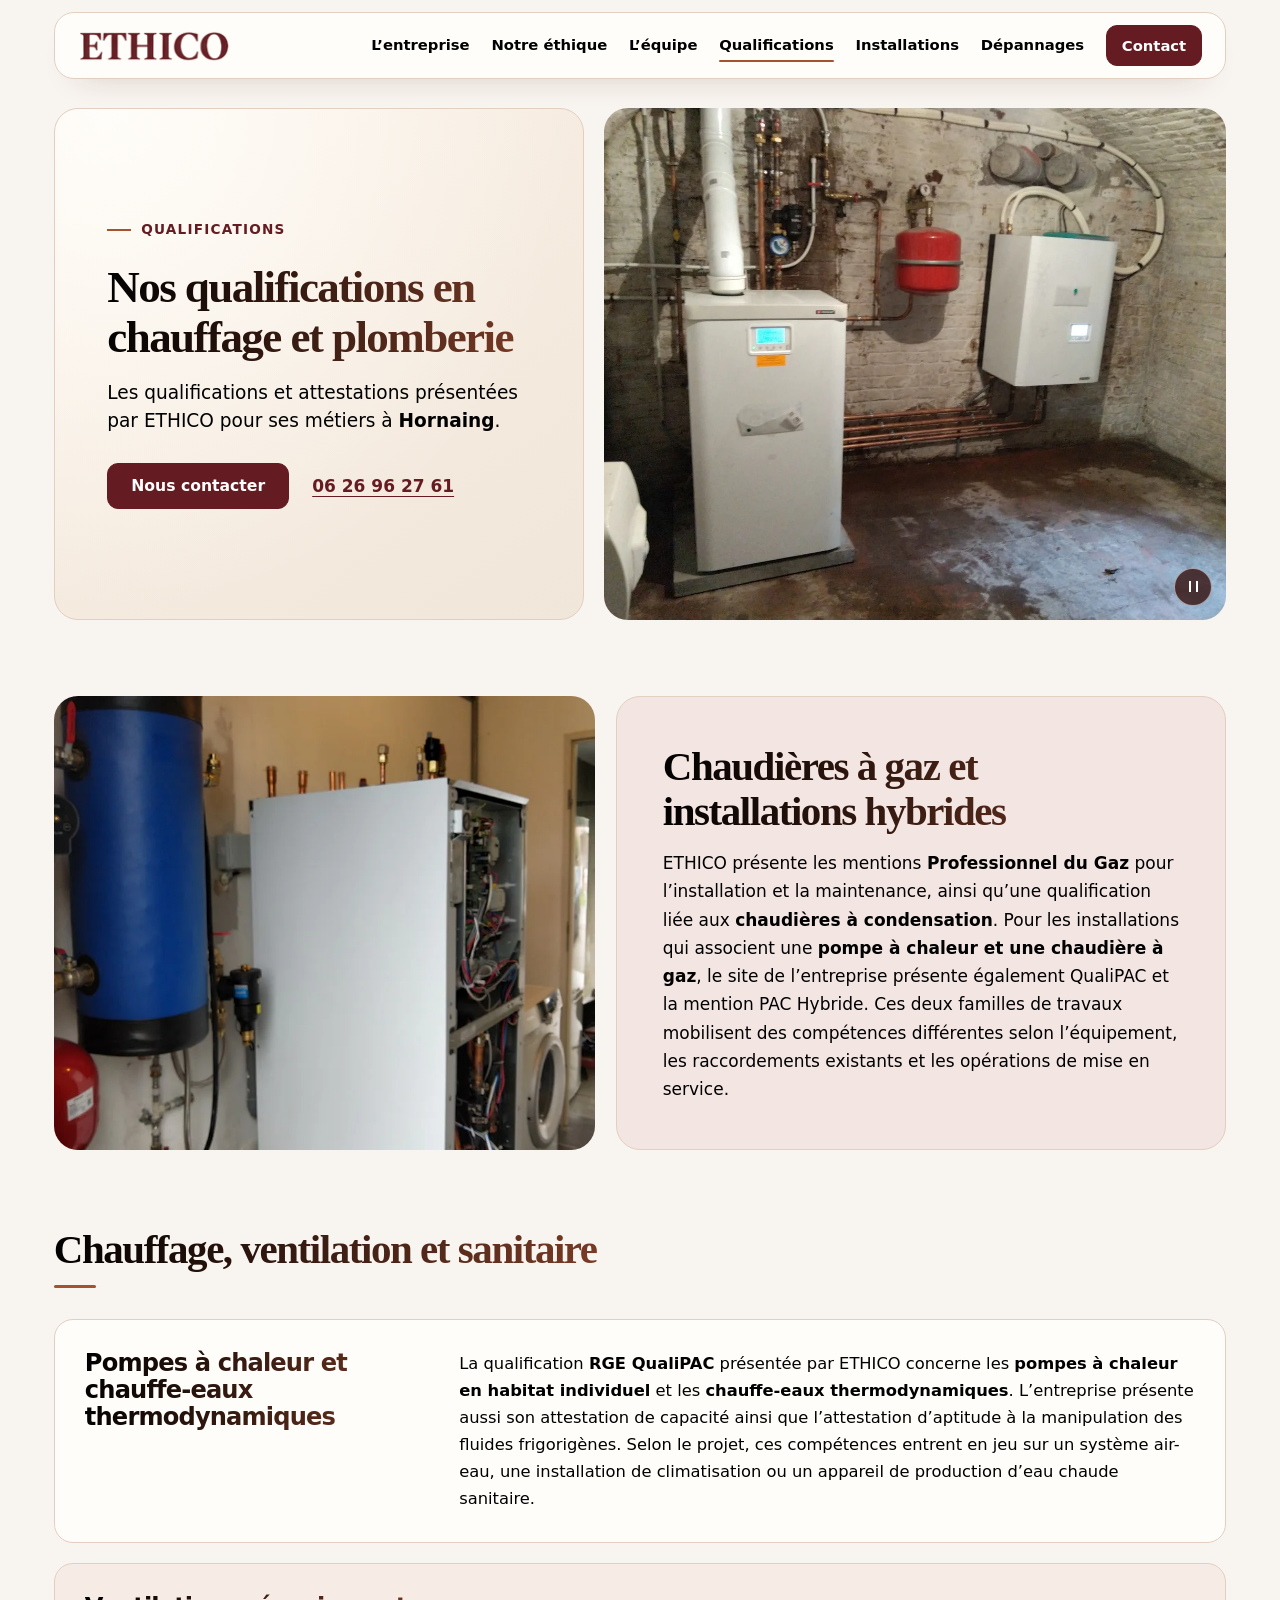
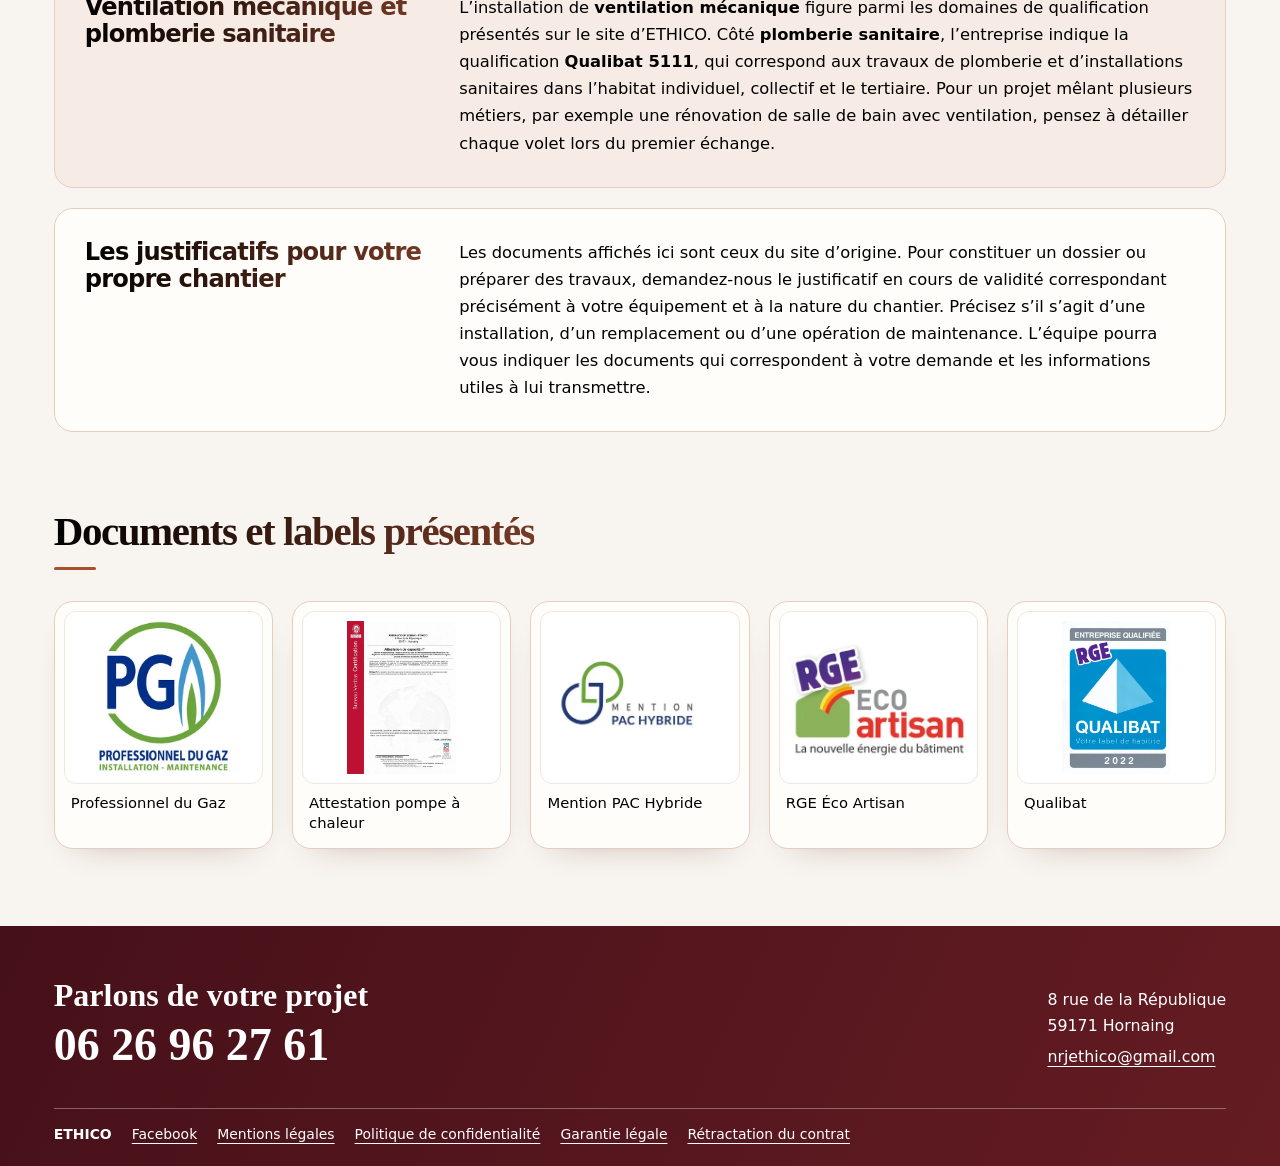
<file: nos-qualifications/index.html>
<!doctype html>
<html lang="fr">
<head>
  <meta charset="utf-8"><meta name="viewport" content="width=device-width, initial-scale=1">
  <meta name="theme-color" content="#641c22"><meta name="description" content="Les qualifications et attestations présentées par ETHICO pour ses métiers à Hornaing.">
  <title>Nos qualifications en chauffage et plomberie | ETHICO</title>
  <meta property="og:title" content="Nos qualifications en chauffage et plomberie | ETHICO">
  <meta property="og:description" content="Les qualifications et attestations présentées par ETHICO pour ses métiers à Hornaing.">
  <link rel="icon" href="../assets/favicon.png" type="image/png">
  <link rel="stylesheet" href="../assets/site.css">
  <script defer src="../assets/site.js"></script>
</head>
<body>
<a class="skip" href="#contenu">Aller au contenu</a>
<header class="site-header">
  <div class="bar reveal">
    <a class="wordmark" href="../index.html" aria-label="ETHICO, accueil"><img src="../assets/logo.png" alt="ETHICO" width="155" height="36"></a>
    <button class="menu" type="button" aria-controls="navigation" aria-expanded="false" hidden>Menu</button>
    <nav id="navigation" aria-label="Navigation principale"><ul><li><a class="navlink" href="../index.html">L’entreprise</a></li><li><a class="navlink" href="../notre-ethique/index.html">Notre éthique</a></li><li><a class="navlink" href="../de-l-humain-%C3%A0-l-entreprise/index.html">L’équipe</a></li><li><a class="navlink" href="index.html" aria-current="page">Qualifications</a></li><li><a class="navlink" href="../installations/index.html">Installations</a></li><li><a class="navlink" href="../d%C3%A9pannages/index.html">Dépannages</a></li><li><a class="primary" href="../formulaire-de-contact/index.html">Contact</a></li></ul></nav>
  </div>
</header>
<main id="contenu"><section class="hero interior-hero">
  <div class="hero-copy reveal">
    <p class="eyebrow">Qualifications</p><h1>Nos qualifications en chauffage et plomberie</h1>
    <p class="intro">Les qualifications et attestations présentées par ETHICO pour ses métiers à <strong>Hornaing</strong>.</p>
    <div class="actions"><a class="primary" href="../formulaire-de-contact/index.html">Nous contacter</a><a class="line-link" href="tel:+33626962761">06 26 96 27 61</a></div>
  </div>
  <figure class="hero-image reveal"><img src="../assets/12-2.webp" alt="Équipements de chauffage et raccordement dans un local technique" fetchpriority="high" decoding="async"><button class="motion-toggle" type="button" aria-label="Mettre en pause le zoom" aria-pressed="false" hidden></button></figure>
</section>
<section class="container below">
  <div class="split split-qualifications">
    <div class="split-media reveal"><a href="../assets/7-3.webp" class="photo-link" data-photo><img src="../assets/7-3.webp" alt="Ballon tampon et raccordements d’une installation de chauffage" loading="lazy" decoding="async"></a></div>
    <div class="split-copy reveal"><h2>Chaudières à gaz et installations hybrides</h2><p>ETHICO présente les mentions <strong>Professionnel du Gaz</strong> pour l’installation et la maintenance, ainsi qu’une qualification liée aux <strong>chaudières à condensation</strong>. Pour les installations qui associent une <strong>pompe à chaleur et une chaudière à gaz</strong>, le site de l’entreprise présente également QualiPAC et la mention PAC Hybride. Ces deux familles de travaux mobilisent des compétences différentes selon l’équipement, les raccordements existants et les opérations de mise en service.</p></div>
  </div>
</section>
<section class="container below content-section content-qualifications">
  <h2 class="section-title reveal">Chauffage, ventilation et sanitaire</h2>
  <div class="text-grid"><article class="text-card reveal"><h3>Pompes à chaleur et chauffe-eaux thermodynamiques</h3><p>La qualification <strong>RGE QualiPAC</strong> présentée par ETHICO concerne les <strong>pompes à chaleur en habitat individuel</strong> et les <strong>chauffe-eaux thermodynamiques</strong>. L’entreprise présente aussi son attestation de capacité ainsi que l’attestation d’aptitude à la manipulation des fluides frigorigènes. Selon le projet, ces compétences entrent en jeu sur un système air-eau, une installation de climatisation ou un appareil de production d’eau chaude sanitaire.</p></article><article class="text-card reveal"><h3>Ventilation mécanique et plomberie sanitaire</h3><p>L’installation de <strong>ventilation mécanique</strong> figure parmi les domaines de qualification présentés sur le site d’ETHICO. Côté <strong>plomberie sanitaire</strong>, l’entreprise indique la qualification <strong>Qualibat 5111</strong>, qui correspond aux travaux de plomberie et d’installations sanitaires dans l’habitat individuel, collectif et le tertiaire. Pour un projet mêlant plusieurs métiers, par exemple une rénovation de salle de bain avec ventilation, pensez à détailler chaque volet lors du premier échange.</p></article><article class="text-card reveal"><h3>Les justificatifs pour votre propre chantier</h3><p>Les documents affichés ici sont ceux du site d’origine. Pour constituer un dossier ou préparer des travaux, demandez-nous le justificatif en cours de validité correspondant précisément à votre équipement et à la nature du chantier. Précisez s’il s’agit d’une installation, d’un remplacement ou d’une opération de maintenance. L’équipe pourra vous indiquer les documents qui correspondent à votre demande et les informations utiles à lui transmettre.</p></article></div>
</section><section class="container below"><h2 class="section-title reveal">Documents et labels présentés</h2><div class="certificates gallery"><figure class="reveal"><a href="../assets/3-1.webp" class="photo-link" data-photo><img src="../assets/3-1.webp" alt="Professionnel du Gaz" loading="lazy" decoding="async"></a><figcaption>Professionnel du Gaz</figcaption></figure><figure class="reveal"><a href="../assets/3-2.webp" class="photo-link" data-photo><img src="../assets/3-2.webp" alt="Attestation pompe à chaleur" loading="lazy" decoding="async"></a><figcaption>Attestation pompe à chaleur</figcaption></figure><figure class="reveal"><a href="../assets/3-3.webp" class="photo-link" data-photo><img src="../assets/3-3.webp" alt="Mention PAC Hybride" loading="lazy" decoding="async"></a><figcaption>Mention PAC Hybride</figcaption></figure><figure class="reveal"><a href="../assets/3-4.webp" class="photo-link" data-photo><img src="../assets/3-4.webp" alt="RGE Éco Artisan" loading="lazy" decoding="async"></a><figcaption>RGE Éco Artisan</figcaption></figure><figure class="reveal"><a href="../assets/3-5.webp" class="photo-link" data-photo><img src="../assets/3-5.webp" alt="Qualibat" loading="lazy" decoding="async"></a><figcaption>Qualibat</figcaption></figure></div></section></main>
<footer class="site-footer">
  <div class="footer-call container">
    <div class="footer-copy reveal"><p>Parlons de votre projet</p><a class="footer-phone" href="tel:+33626962761">06 26 96 27 61</a></div>
    <div class="footer-contact reveal"><span>8 rue de la République<br>59171 Hornaing</span><a href="mailto:nrjethico@gmail.com">nrjethico@gmail.com</a></div>
  </div>
  <div class="footer-details">
    <strong>ETHICO</strong>
    <a href="https://www.facebook.com/Ribeaucoup/">Facebook</a>
    <a href="https://ethico.jimdoweb.com/about/">Mentions légales</a>
    <a href="https://ethico.jimdoweb.com/j/privacy">Politique de confidentialité</a>
    <a href="https://ethico.jimdoweb.com/j/legal-guarantee">Garantie légale</a>
    <a href="https://ethico.jimdoweb.com/j/withdrawal">Rétractation du contrat</a>
  </div>
</footer>
<dialog id="photo-view" aria-label="Photo en grand"><div class="dialog-inner"><img alt=""><button type="button" class="close" aria-label="Fermer">×</button></div></dialog>
</body>
</html>
</file>
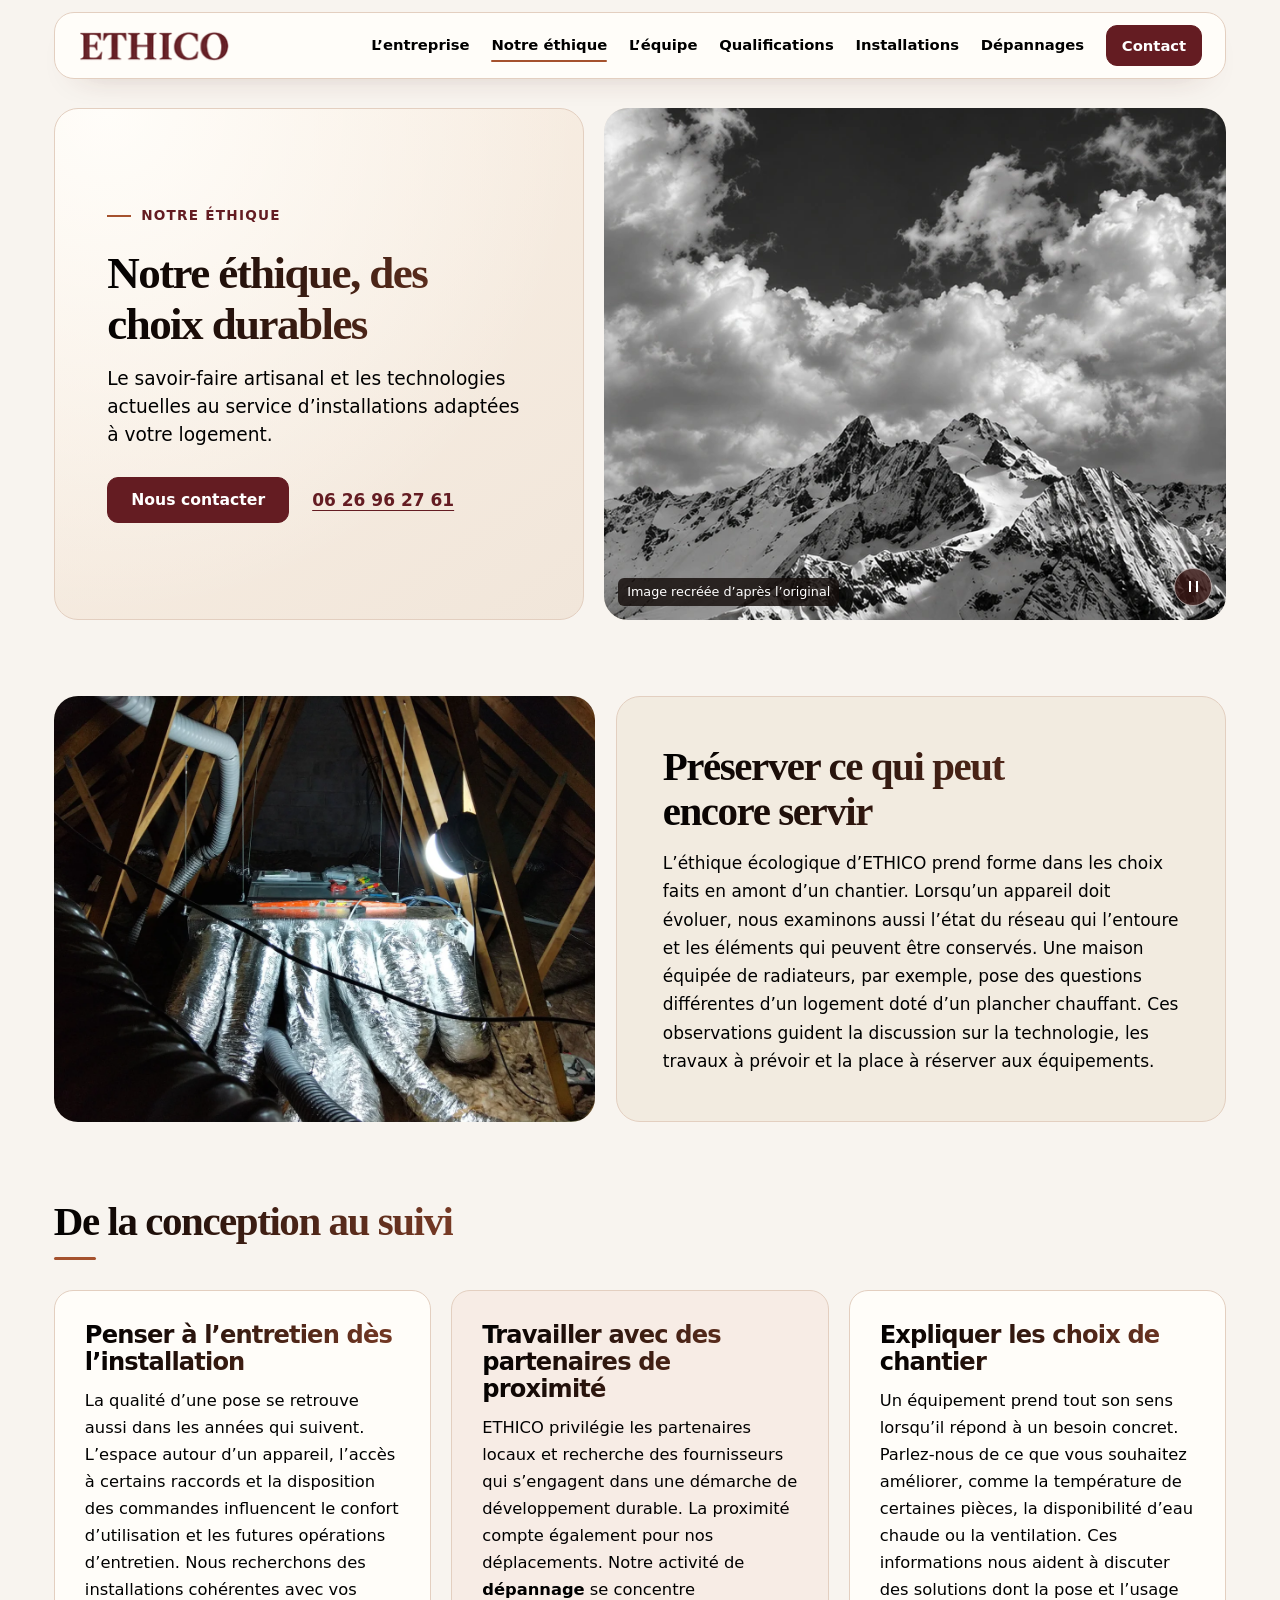
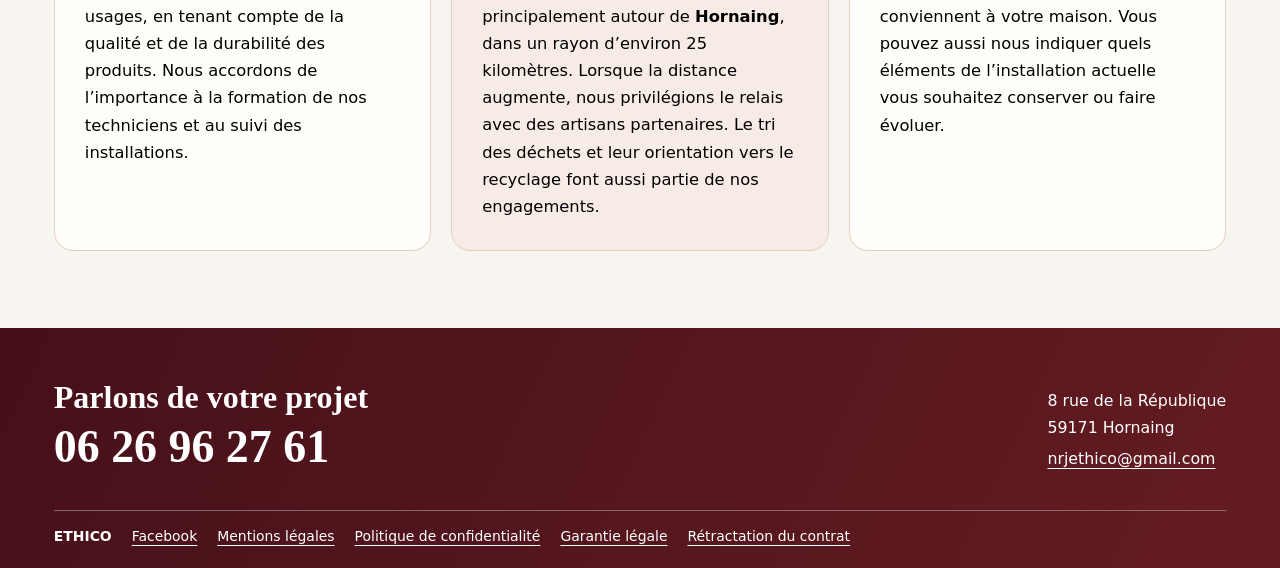
<file: notre-ethique/index.html>
<!doctype html>
<html lang="fr">
<head>
  <meta charset="utf-8"><meta name="viewport" content="width=device-width, initial-scale=1">
  <meta name="theme-color" content="#641c22"><meta name="description" content="Le savoir-faire artisanal et les technologies actuelles au service d’installations adaptées à votre logement.">
  <title>Notre éthique, des choix durables | ETHICO</title>
  <meta property="og:title" content="Notre éthique, des choix durables | ETHICO">
  <meta property="og:description" content="Le savoir-faire artisanal et les technologies actuelles au service d’installations adaptées à votre logement.">
  <link rel="icon" href="../assets/favicon.png" type="image/png">
  <link rel="stylesheet" href="../assets/site.css">
  <script defer src="../assets/site.js"></script>
</head>
<body>
<a class="skip" href="#contenu">Aller au contenu</a>
<header class="site-header">
  <div class="bar reveal">
    <a class="wordmark" href="../index.html" aria-label="ETHICO, accueil"><img src="../assets/logo.png" alt="ETHICO" width="155" height="36"></a>
    <button class="menu" type="button" aria-controls="navigation" aria-expanded="false" hidden>Menu</button>
    <nav id="navigation" aria-label="Navigation principale"><ul><li><a class="navlink" href="../index.html">L’entreprise</a></li><li><a class="navlink" href="index.html" aria-current="page">Notre éthique</a></li><li><a class="navlink" href="../de-l-humain-%C3%A0-l-entreprise/index.html">L’équipe</a></li><li><a class="navlink" href="../nos-qualifications/index.html">Qualifications</a></li><li><a class="navlink" href="../installations/index.html">Installations</a></li><li><a class="navlink" href="../d%C3%A9pannages/index.html">Dépannages</a></li><li><a class="primary" href="../formulaire-de-contact/index.html">Contact</a></li></ul></nav>
  </div>
</header>
<main id="contenu"><section class="hero interior-hero">
  <div class="hero-copy reveal">
    <p class="eyebrow">Notre éthique</p><h1>Notre éthique, des choix durables</h1>
    <p class="intro">Le savoir-faire artisanal et les technologies actuelles au service d’installations adaptées à votre logement.</p>
    <div class="actions"><a class="primary" href="../formulaire-de-contact/index.html">Nous contacter</a><a class="line-link" href="tel:+33626962761">06 26 96 27 61</a></div>
  </div>
  <figure class="hero-image reveal"><img src="../assets/montagne-recree.webp" alt="Paysage de montagne sous les nuages" fetchpriority="high" decoding="async"><figcaption class="image-credit">Image recréée d’après l’original</figcaption><button class="motion-toggle" type="button" aria-label="Mettre en pause le zoom" aria-pressed="false" hidden></button></figure>
</section>
<section class="container below">
  <div class="split split-ethics">
    <div class="split-media reveal"><a href="../assets/8-6.webp" class="photo-link" data-photo><img src="../assets/8-6.webp" alt="Gaines isolées dans des combles" loading="lazy" decoding="async"></a></div>
    <div class="split-copy reveal"><h2>Préserver ce qui peut encore servir</h2><p>L’éthique écologique d’ETHICO prend forme dans les choix faits en amont d’un chantier. Lorsqu’un appareil doit évoluer, nous examinons aussi l’état du réseau qui l’entoure et les éléments qui peuvent être conservés. Une maison équipée de radiateurs, par exemple, pose des questions différentes d’un logement doté d’un plancher chauffant. Ces observations guident la discussion sur la technologie, les travaux à prévoir et la place à réserver aux équipements.</p></div>
  </div>
</section>
<section class="container below content-section content-ethics">
  <h2 class="section-title reveal">De la conception au suivi</h2>
  <div class="text-grid"><article class="text-card reveal"><h3>Penser à l’entretien dès l’installation</h3><p>La qualité d’une pose se retrouve aussi dans les années qui suivent. L’espace autour d’un appareil, l’accès à certains raccords et la disposition des commandes influencent le confort d’utilisation et les futures opérations d’entretien. Nous recherchons des installations cohérentes avec vos usages, en tenant compte de la qualité et de la durabilité des produits. Nous accordons de l’importance à la formation de nos techniciens et au suivi des installations.</p></article><article class="text-card reveal"><h3>Travailler avec des partenaires de proximité</h3><p>ETHICO privilégie les partenaires locaux et recherche des fournisseurs qui s’engagent dans une démarche de développement durable. La proximité compte également pour nos déplacements. Notre activité de <strong>dépannage</strong> se concentre principalement autour de <strong>Hornaing</strong>, dans un rayon d’environ 25 kilomètres. Lorsque la distance augmente, nous privilégions le relais avec des artisans partenaires. Le tri des déchets et leur orientation vers le recyclage font aussi partie de nos engagements.</p></article><article class="text-card reveal"><h3>Expliquer les choix de chantier</h3><p>Un équipement prend tout son sens lorsqu’il répond à un besoin concret. Parlez-nous de ce que vous souhaitez améliorer, comme la température de certaines pièces, la disponibilité d’eau chaude ou la ventilation. Ces informations nous aident à discuter des solutions dont la pose et l’usage conviennent à votre maison. Vous pouvez aussi nous indiquer quels éléments de l’installation actuelle vous souhaitez conserver ou faire évoluer.</p></article></div>
</section></main>
<footer class="site-footer">
  <div class="footer-call container">
    <div class="footer-copy reveal"><p>Parlons de votre projet</p><a class="footer-phone" href="tel:+33626962761">06 26 96 27 61</a></div>
    <div class="footer-contact reveal"><span>8 rue de la République<br>59171 Hornaing</span><a href="mailto:nrjethico@gmail.com">nrjethico@gmail.com</a></div>
  </div>
  <div class="footer-details">
    <strong>ETHICO</strong>
    <a href="https://www.facebook.com/Ribeaucoup/">Facebook</a>
    <a href="https://ethico.jimdoweb.com/about/">Mentions légales</a>
    <a href="https://ethico.jimdoweb.com/j/privacy">Politique de confidentialité</a>
    <a href="https://ethico.jimdoweb.com/j/legal-guarantee">Garantie légale</a>
    <a href="https://ethico.jimdoweb.com/j/withdrawal">Rétractation du contrat</a>
  </div>
</footer>
<dialog id="photo-view" aria-label="Photo en grand"><div class="dialog-inner"><img alt=""><button type="button" class="close" aria-label="Fermer">×</button></div></dialog>
</body>
</html>
</file>
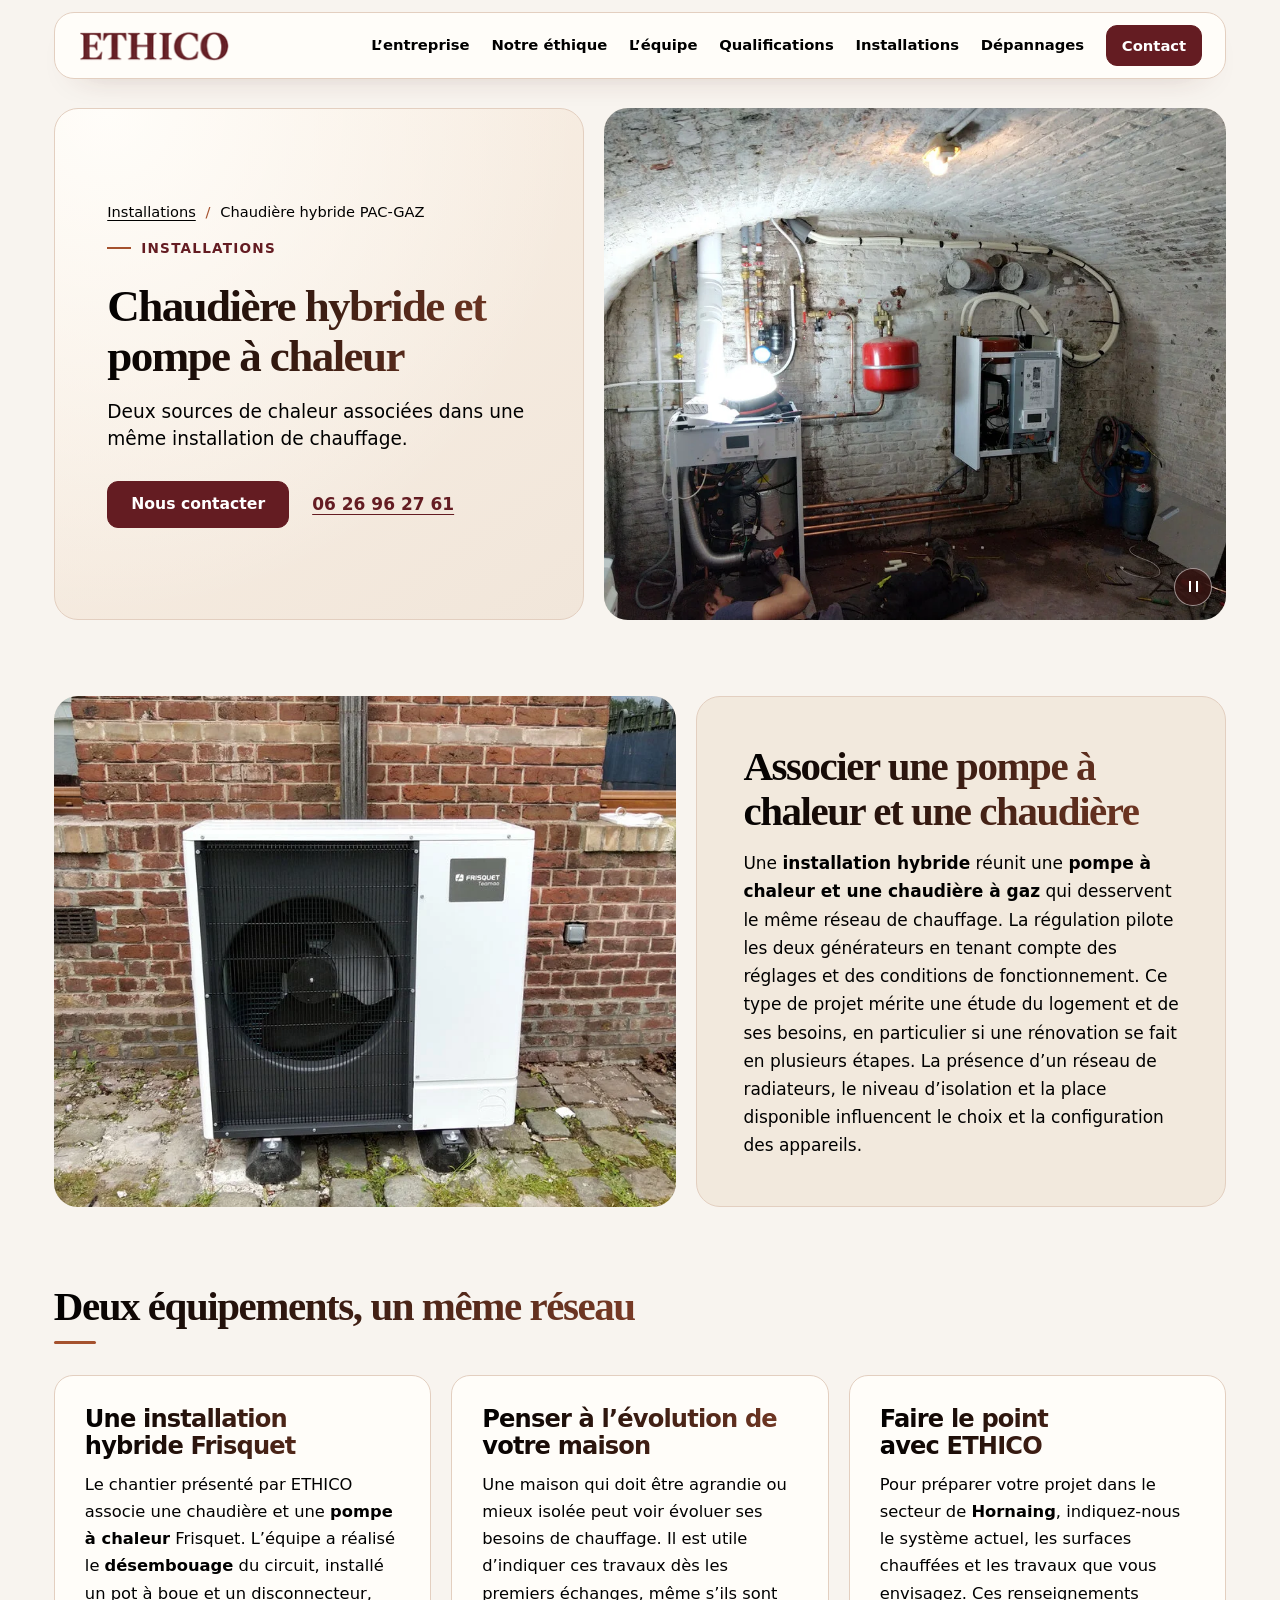
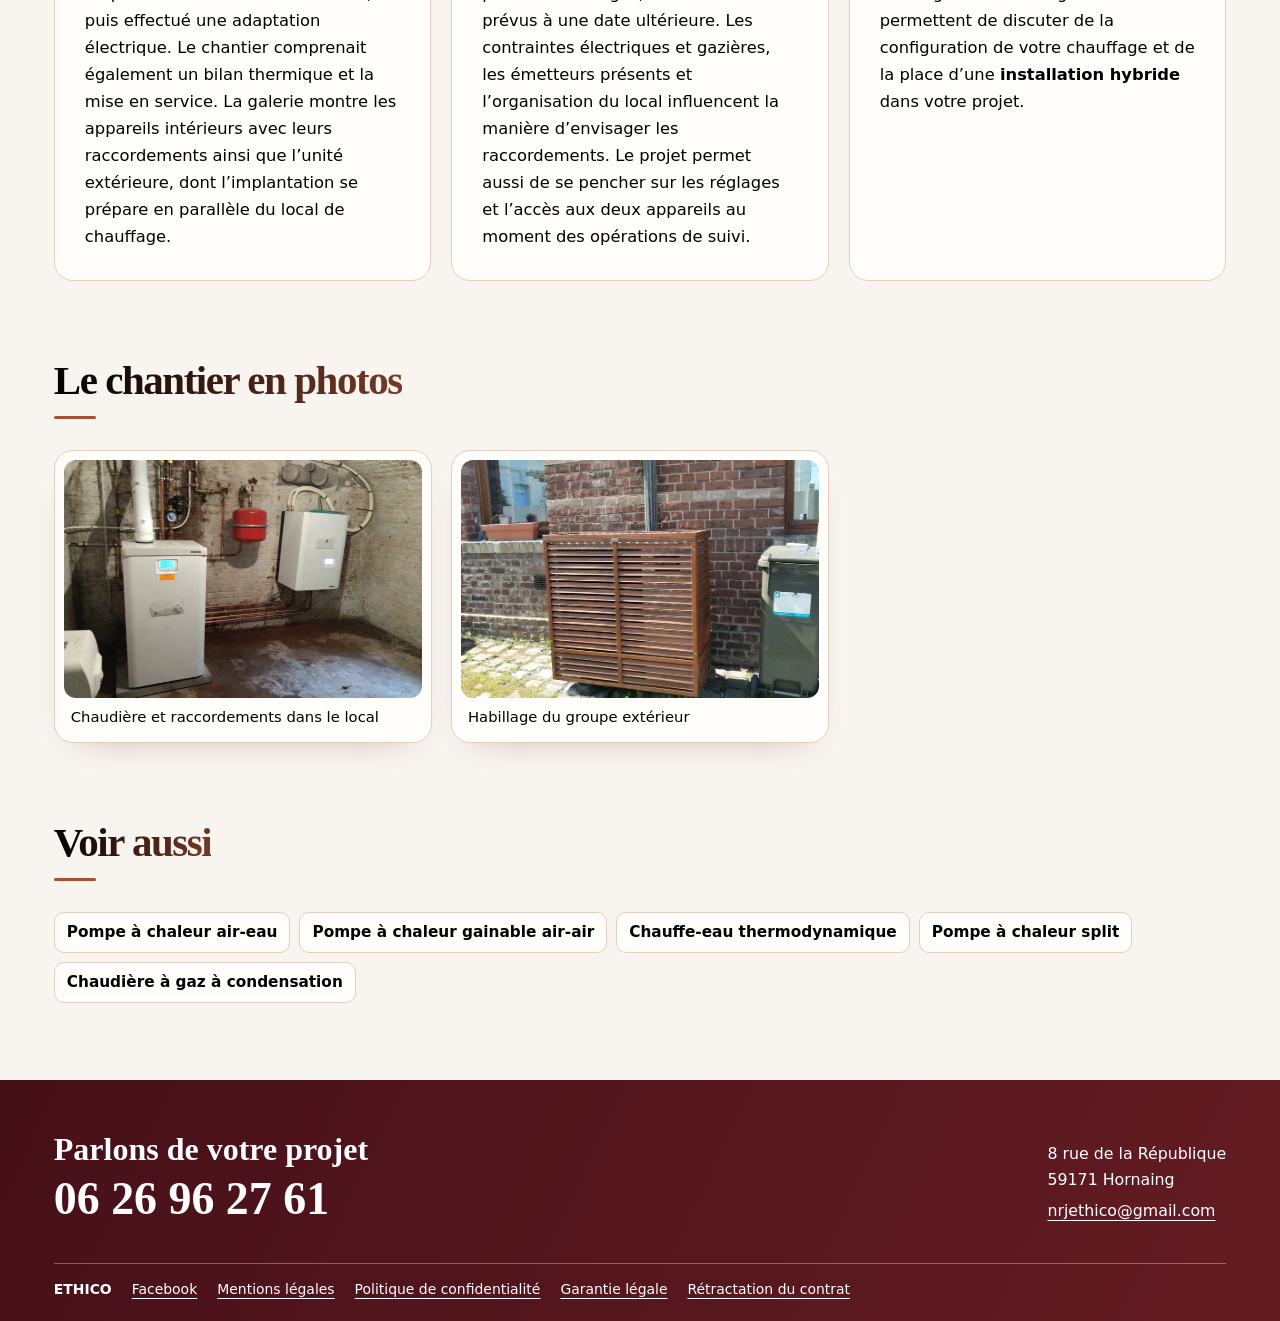
<file: installations/chaudière-hybride-pac-gaz/index.html>
<!doctype html>
<html lang="fr">
<head>
  <meta charset="utf-8"><meta name="viewport" content="width=device-width, initial-scale=1">
  <meta name="theme-color" content="#641c22"><meta name="description" content="Deux sources de chaleur associées dans une même installation de chauffage.">
  <title>Chaudière hybride et pompe à chaleur | ETHICO</title>
  <meta property="og:title" content="Chaudière hybride et pompe à chaleur | ETHICO">
  <meta property="og:description" content="Deux sources de chaleur associées dans une même installation de chauffage.">
  <link rel="icon" href="../../assets/favicon.png" type="image/png">
  <link rel="stylesheet" href="../../assets/site.css">
  <script defer src="../../assets/site.js"></script>
</head>
<body>
<a class="skip" href="#contenu">Aller au contenu</a>
<header class="site-header">
  <div class="bar reveal">
    <a class="wordmark" href="../../index.html" aria-label="ETHICO, accueil"><img src="../../assets/logo.png" alt="ETHICO" width="155" height="36"></a>
    <button class="menu" type="button" aria-controls="navigation" aria-expanded="false" hidden>Menu</button>
    <nav id="navigation" aria-label="Navigation principale"><ul><li><a class="navlink" href="../../index.html">L’entreprise</a></li><li><a class="navlink" href="../../notre-ethique/index.html">Notre éthique</a></li><li><a class="navlink" href="../../de-l-humain-%C3%A0-l-entreprise/index.html">L’équipe</a></li><li><a class="navlink" href="../../nos-qualifications/index.html">Qualifications</a></li><li><a class="navlink" href="../index.html">Installations</a></li><li><a class="navlink" href="../../d%C3%A9pannages/index.html">Dépannages</a></li><li><a class="primary" href="../../formulaire-de-contact/index.html">Contact</a></li></ul></nav>
  </div>
</header>
<main id="contenu"><section class="hero interior-hero">
  <div class="hero-copy reveal">
    <p class="crumb"><a class="" href="../index.html">Installations</a> <span aria-hidden="true">/</span> Chaudière hybride PAC-GAZ</p><p class="eyebrow">Installations</p><h1>Chaudière hybride et pompe à chaleur</h1>
    <p class="intro">Deux sources de chaleur associées dans une même installation de chauffage.</p>
    <div class="actions"><a class="primary" href="../../formulaire-de-contact/index.html">Nous contacter</a><a class="line-link" href="tel:+33626962761">06 26 96 27 61</a></div>
  </div>
  <figure class="hero-image reveal"><img src="../../assets/12-1.webp" alt="Installation hybride Frisquet dans un local technique" fetchpriority="high" decoding="async"><button class="motion-toggle" type="button" aria-label="Mettre en pause le zoom" aria-pressed="false" hidden></button></figure>
</section>
<section class="container below">
  <div class="split split-installation">
    <div class="split-media reveal"><a href="../../assets/12-3.webp" class="photo-link" data-photo><img src="../../assets/12-3.webp" alt="Pompe à chaleur du système hybride près d’un mur de brique" loading="lazy" decoding="async"></a></div>
    <div class="split-copy reveal"><h2>Associer une pompe à chaleur et une chaudière</h2><p>Une <strong>installation hybride</strong> réunit une <strong>pompe à chaleur et une chaudière à gaz</strong> qui desservent le même réseau de chauffage. La régulation pilote les deux générateurs en tenant compte des réglages et des conditions de fonctionnement. Ce type de projet mérite une étude du logement et de ses besoins, en particulier si une rénovation se fait en plusieurs étapes. La présence d’un réseau de radiateurs, le niveau d’isolation et la place disponible influencent le choix et la configuration des appareils.</p></div>
  </div>
</section>
<section class="container below content-section content-installation">
  <h2 class="section-title reveal">Deux équipements, un même réseau</h2>
  <div class="text-grid"><article class="text-card reveal"><h3>Une installation hybride Frisquet</h3><p>Le chantier présenté par ETHICO associe une chaudière et une <strong>pompe à chaleur</strong> Frisquet. L’équipe a réalisé le <strong>désembouage</strong> du circuit, installé un pot à boue et un disconnecteur, puis effectué une adaptation électrique. Le chantier comprenait également un bilan thermique et la mise en service. La galerie montre les appareils intérieurs avec leurs raccordements ainsi que l’unité extérieure, dont l’implantation se prépare en parallèle du local de chauffage.</p></article><article class="text-card reveal"><h3>Penser à l’évolution de votre maison</h3><p>Une maison qui doit être agrandie ou mieux isolée peut voir évoluer ses besoins de chauffage. Il est utile d’indiquer ces travaux dès les premiers échanges, même s’ils sont prévus à une date ultérieure. Les contraintes électriques et gazières, les émetteurs présents et l’organisation du local influencent la manière d’envisager les raccordements. Le projet permet aussi de se pencher sur les réglages et l’accès aux deux appareils au moment des opérations de suivi.</p></article><article class="text-card reveal"><h3>Faire le point avec ETHICO</h3><p>Pour préparer votre projet dans le secteur de <strong>Hornaing</strong>, indiquez-nous le système actuel, les surfaces chauffées et les travaux que vous envisagez. Ces renseignements permettent de discuter de la configuration de votre chauffage et de la place d’une <strong>installation hybride</strong> dans votre projet.</p></article></div>
</section><section class="container below"><h2 class="section-title reveal">Le chantier en photos</h2><div class="project-grid gallery"><figure class="reveal"><a href="../../assets/12-2.webp" class="photo-link" data-photo><img src="../../assets/12-2.webp" alt="Chaudière et raccordements dans le local" loading="lazy" decoding="async"></a><figcaption>Chaudière et raccordements dans le local</figcaption></figure><figure class="reveal"><a href="../../assets/12-4.webp" class="photo-link" data-photo><img src="../../assets/12-4.webp" alt="Habillage du groupe extérieur" loading="lazy" decoding="async"></a><figcaption>Habillage du groupe extérieur</figcaption></figure></div></section>
<section class="container below"><h2 class="section-title reveal">Voir aussi</h2><div class="related-links reveal"><a class="related-link" href="../pompe-%C3%A0-chaleur-air-eau/index.html">Pompe à chaleur air-eau</a><a class="related-link" href="../pompe-%C3%A0-chaleur-gainable-air-air/index.html">Pompe à chaleur gainable air-air</a><a class="related-link" href="../chauffe-eau-thermodynamique/index.html">Chauffe-eau thermodynamique</a><a class="related-link" href="../pompe-%C3%A0-chaleur-type-split/index.html">Pompe à chaleur split</a><a class="related-link" href="../chaudi%C3%A8re-%C3%A0-condensation-gaz/index.html">Chaudière à gaz à condensation</a></div></section></main>
<footer class="site-footer">
  <div class="footer-call container">
    <div class="footer-copy reveal"><p>Parlons de votre projet</p><a class="footer-phone" href="tel:+33626962761">06 26 96 27 61</a></div>
    <div class="footer-contact reveal"><span>8 rue de la République<br>59171 Hornaing</span><a href="mailto:nrjethico@gmail.com">nrjethico@gmail.com</a></div>
  </div>
  <div class="footer-details">
    <strong>ETHICO</strong>
    <a href="https://www.facebook.com/Ribeaucoup/">Facebook</a>
    <a href="https://ethico.jimdoweb.com/about/">Mentions légales</a>
    <a href="https://ethico.jimdoweb.com/j/privacy">Politique de confidentialité</a>
    <a href="https://ethico.jimdoweb.com/j/legal-guarantee">Garantie légale</a>
    <a href="https://ethico.jimdoweb.com/j/withdrawal">Rétractation du contrat</a>
  </div>
</footer>
<dialog id="photo-view" aria-label="Photo en grand"><div class="dialog-inner"><img alt=""><button type="button" class="close" aria-label="Fermer">×</button></div></dialog>
</body>
</html>
</file>
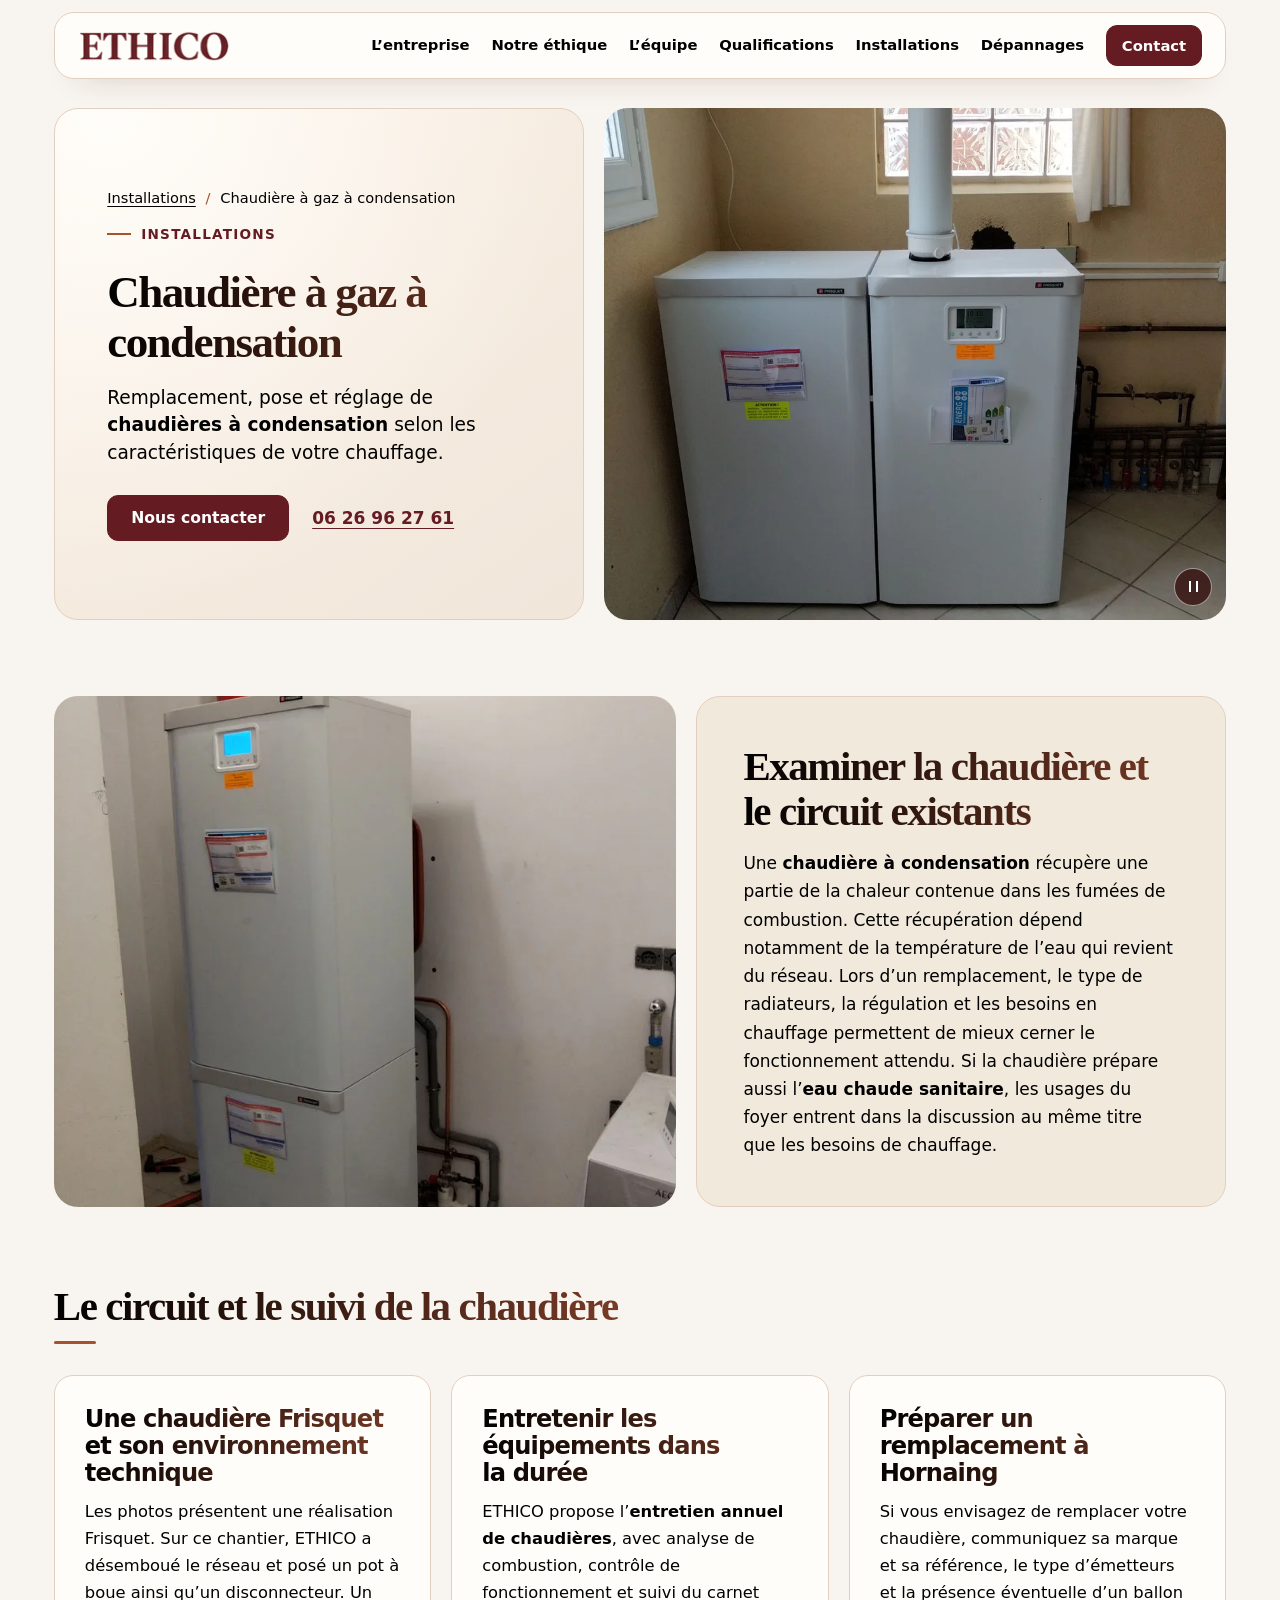
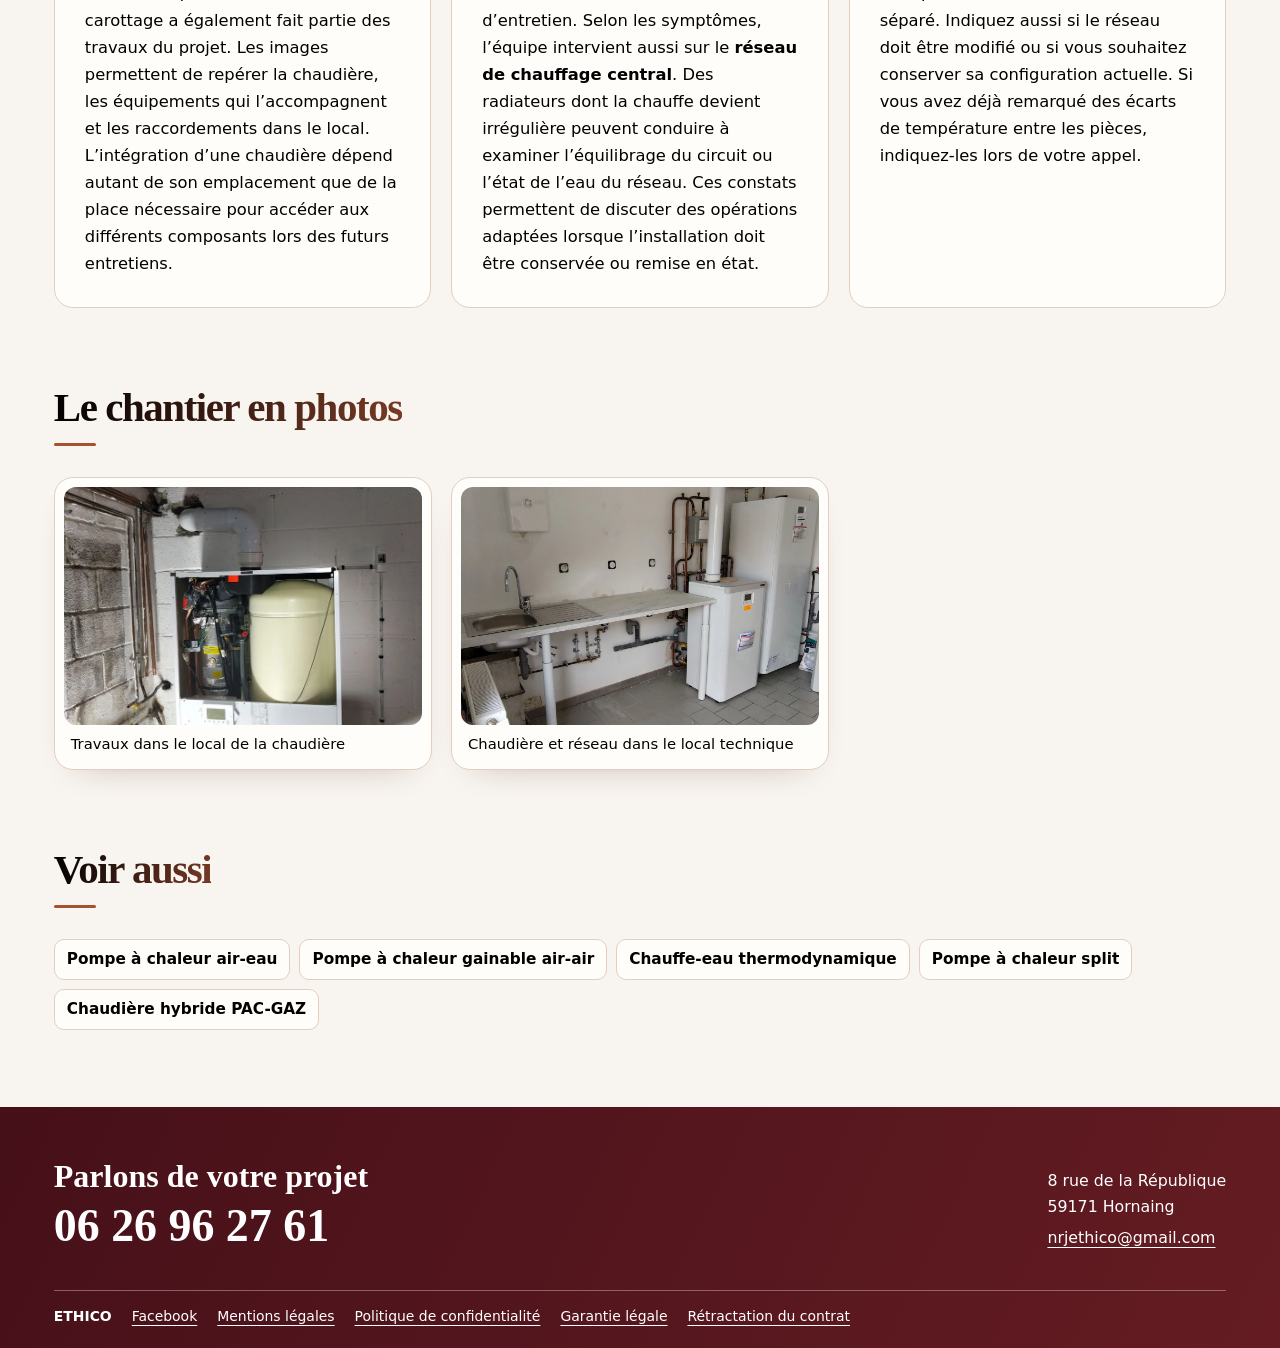
<file: installations/chaudière-à-condensation-gaz/index.html>
<!doctype html>
<html lang="fr">
<head>
  <meta charset="utf-8"><meta name="viewport" content="width=device-width, initial-scale=1">
  <meta name="theme-color" content="#641c22"><meta name="description" content="Remplacement, pose et réglage de chaudières à condensation selon les caractéristiques de votre chauffage.">
  <title>Chaudière à gaz à condensation | ETHICO</title>
  <meta property="og:title" content="Chaudière à gaz à condensation | ETHICO">
  <meta property="og:description" content="Remplacement, pose et réglage de chaudières à condensation selon les caractéristiques de votre chauffage.">
  <link rel="icon" href="../../assets/favicon.png" type="image/png">
  <link rel="stylesheet" href="../../assets/site.css">
  <script defer src="../../assets/site.js"></script>
</head>
<body>
<a class="skip" href="#contenu">Aller au contenu</a>
<header class="site-header">
  <div class="bar reveal">
    <a class="wordmark" href="../../index.html" aria-label="ETHICO, accueil"><img src="../../assets/logo.png" alt="ETHICO" width="155" height="36"></a>
    <button class="menu" type="button" aria-controls="navigation" aria-expanded="false" hidden>Menu</button>
    <nav id="navigation" aria-label="Navigation principale"><ul><li><a class="navlink" href="../../index.html">L’entreprise</a></li><li><a class="navlink" href="../../notre-ethique/index.html">Notre éthique</a></li><li><a class="navlink" href="../../de-l-humain-%C3%A0-l-entreprise/index.html">L’équipe</a></li><li><a class="navlink" href="../../nos-qualifications/index.html">Qualifications</a></li><li><a class="navlink" href="../index.html">Installations</a></li><li><a class="navlink" href="../../d%C3%A9pannages/index.html">Dépannages</a></li><li><a class="primary" href="../../formulaire-de-contact/index.html">Contact</a></li></ul></nav>
  </div>
</header>
<main id="contenu"><section class="hero interior-hero">
  <div class="hero-copy reveal">
    <p class="crumb"><a class="" href="../index.html">Installations</a> <span aria-hidden="true">/</span> Chaudière à gaz à condensation</p><p class="eyebrow">Installations</p><h1>Chaudière à gaz à condensation</h1>
    <p class="intro">Remplacement, pose et réglage de <strong>chaudières à condensation</strong> selon les caractéristiques de votre chauffage.</p>
    <div class="actions"><a class="primary" href="../../formulaire-de-contact/index.html">Nous contacter</a><a class="line-link" href="tel:+33626962761">06 26 96 27 61</a></div>
  </div>
  <figure class="hero-image reveal"><img src="../../assets/11-1.webp" alt="Chaudière Frisquet installée" fetchpriority="high" decoding="async"><button class="motion-toggle" type="button" aria-label="Mettre en pause le zoom" aria-pressed="false" hidden></button></figure>
</section>
<section class="container below">
  <div class="split split-installation">
    <div class="split-media reveal"><a href="../../assets/11-2.webp" class="photo-link" data-photo><img src="../../assets/11-2.webp" alt="Chaudière et éléments du raccordement" loading="lazy" decoding="async"></a></div>
    <div class="split-copy reveal"><h2>Examiner la chaudière et le circuit existants</h2><p>Une <strong>chaudière à condensation</strong> récupère une partie de la chaleur contenue dans les fumées de combustion. Cette récupération dépend notamment de la température de l’eau qui revient du réseau. Lors d’un remplacement, le type de radiateurs, la régulation et les besoins en chauffage permettent de mieux cerner le fonctionnement attendu. Si la chaudière prépare aussi l’<strong>eau chaude sanitaire</strong>, les usages du foyer entrent dans la discussion au même titre que les besoins de chauffage.</p></div>
  </div>
</section>
<section class="container below content-section content-installation">
  <h2 class="section-title reveal">Le circuit et le suivi de la chaudière</h2>
  <div class="text-grid"><article class="text-card reveal"><h3>Une chaudière Frisquet et son environnement technique</h3><p>Les photos présentent une réalisation Frisquet. Sur ce chantier, ETHICO a désemboué le réseau et posé un pot à boue ainsi qu’un disconnecteur. Un carottage a également fait partie des travaux du projet. Les images permettent de repérer la chaudière, les équipements qui l’accompagnent et les raccordements dans le local. L’intégration d’une chaudière dépend autant de son emplacement que de la place nécessaire pour accéder aux différents composants lors des futurs entretiens.</p></article><article class="text-card reveal"><h3>Entretenir les équipements dans la durée</h3><p>ETHICO propose l’<strong>entretien annuel de chaudières</strong>, avec analyse de combustion, contrôle de fonctionnement et suivi du carnet d’entretien. Selon les symptômes, l’équipe intervient aussi sur le <strong>réseau de chauffage central</strong>. Des radiateurs dont la chauffe devient irrégulière peuvent conduire à examiner l’équilibrage du circuit ou l’état de l’eau du réseau. Ces constats permettent de discuter des opérations adaptées lorsque l’installation doit être conservée ou remise en état.</p></article><article class="text-card reveal"><h3>Préparer un remplacement à Hornaing</h3><p>Si vous envisagez de remplacer votre chaudière, communiquez sa marque et sa référence, le type d’émetteurs et la présence éventuelle d’un ballon séparé. Indiquez aussi si le réseau doit être modifié ou si vous souhaitez conserver sa configuration actuelle. Si vous avez déjà remarqué des écarts de température entre les pièces, indiquez-les lors de votre appel.</p></article></div>
</section><section class="container below"><h2 class="section-title reveal">Le chantier en photos</h2><div class="project-grid gallery"><figure class="reveal"><a href="../../assets/11-3.webp" class="photo-link" data-photo><img src="../../assets/11-3.webp" alt="Travaux dans le local de la chaudière" loading="lazy" decoding="async"></a><figcaption>Travaux dans le local de la chaudière</figcaption></figure><figure class="reveal"><a href="../../assets/11-4.webp" class="photo-link" data-photo><img src="../../assets/11-4.webp" alt="Chaudière et réseau dans le local technique" loading="lazy" decoding="async"></a><figcaption>Chaudière et réseau dans le local technique</figcaption></figure></div></section>
<section class="container below"><h2 class="section-title reveal">Voir aussi</h2><div class="related-links reveal"><a class="related-link" href="../pompe-%C3%A0-chaleur-air-eau/index.html">Pompe à chaleur air-eau</a><a class="related-link" href="../pompe-%C3%A0-chaleur-gainable-air-air/index.html">Pompe à chaleur gainable air-air</a><a class="related-link" href="../chauffe-eau-thermodynamique/index.html">Chauffe-eau thermodynamique</a><a class="related-link" href="../pompe-%C3%A0-chaleur-type-split/index.html">Pompe à chaleur split</a><a class="related-link" href="../chaudi%C3%A8re-hybride-pac-gaz/index.html">Chaudière hybride PAC-GAZ</a></div></section></main>
<footer class="site-footer">
  <div class="footer-call container">
    <div class="footer-copy reveal"><p>Parlons de votre projet</p><a class="footer-phone" href="tel:+33626962761">06 26 96 27 61</a></div>
    <div class="footer-contact reveal"><span>8 rue de la République<br>59171 Hornaing</span><a href="mailto:nrjethico@gmail.com">nrjethico@gmail.com</a></div>
  </div>
  <div class="footer-details">
    <strong>ETHICO</strong>
    <a href="https://www.facebook.com/Ribeaucoup/">Facebook</a>
    <a href="https://ethico.jimdoweb.com/about/">Mentions légales</a>
    <a href="https://ethico.jimdoweb.com/j/privacy">Politique de confidentialité</a>
    <a href="https://ethico.jimdoweb.com/j/legal-guarantee">Garantie légale</a>
    <a href="https://ethico.jimdoweb.com/j/withdrawal">Rétractation du contrat</a>
  </div>
</footer>
<dialog id="photo-view" aria-label="Photo en grand"><div class="dialog-inner"><img alt=""><button type="button" class="close" aria-label="Fermer">×</button></div></dialog>
</body>
</html>
</file>
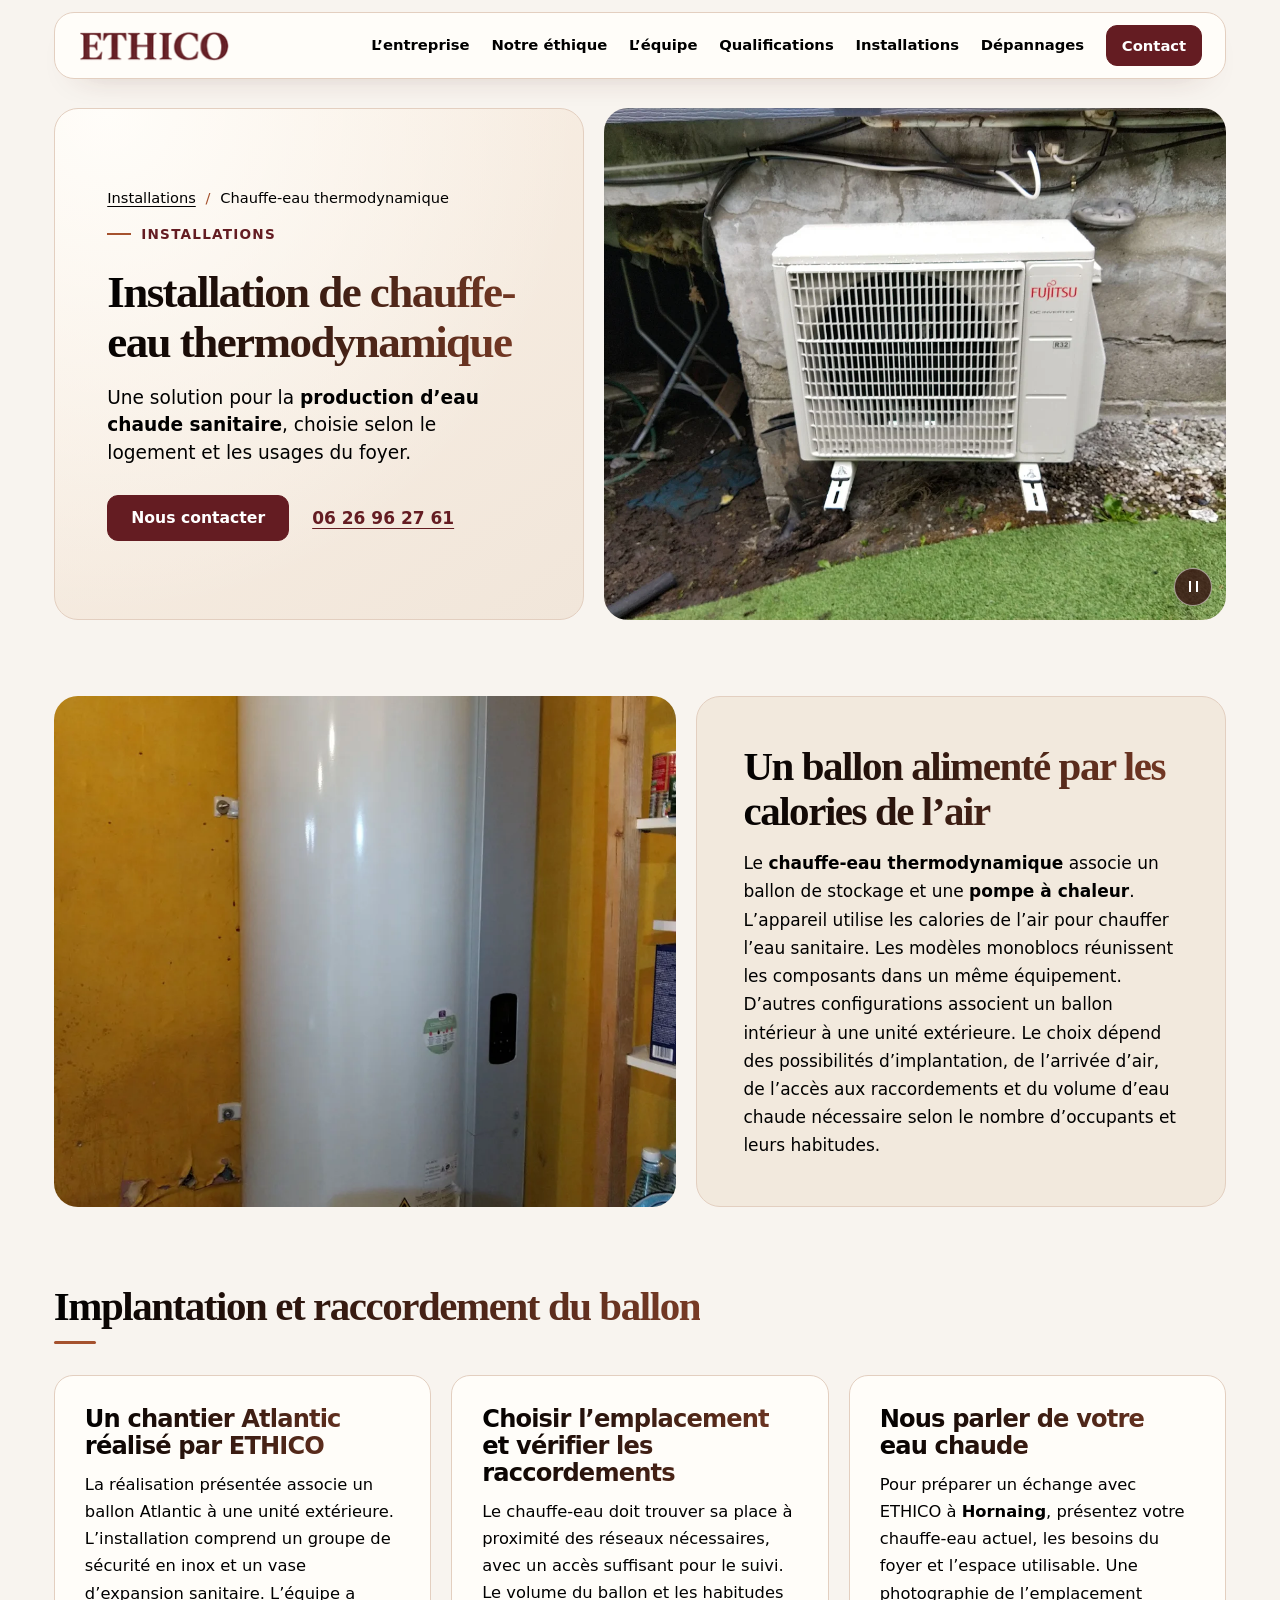
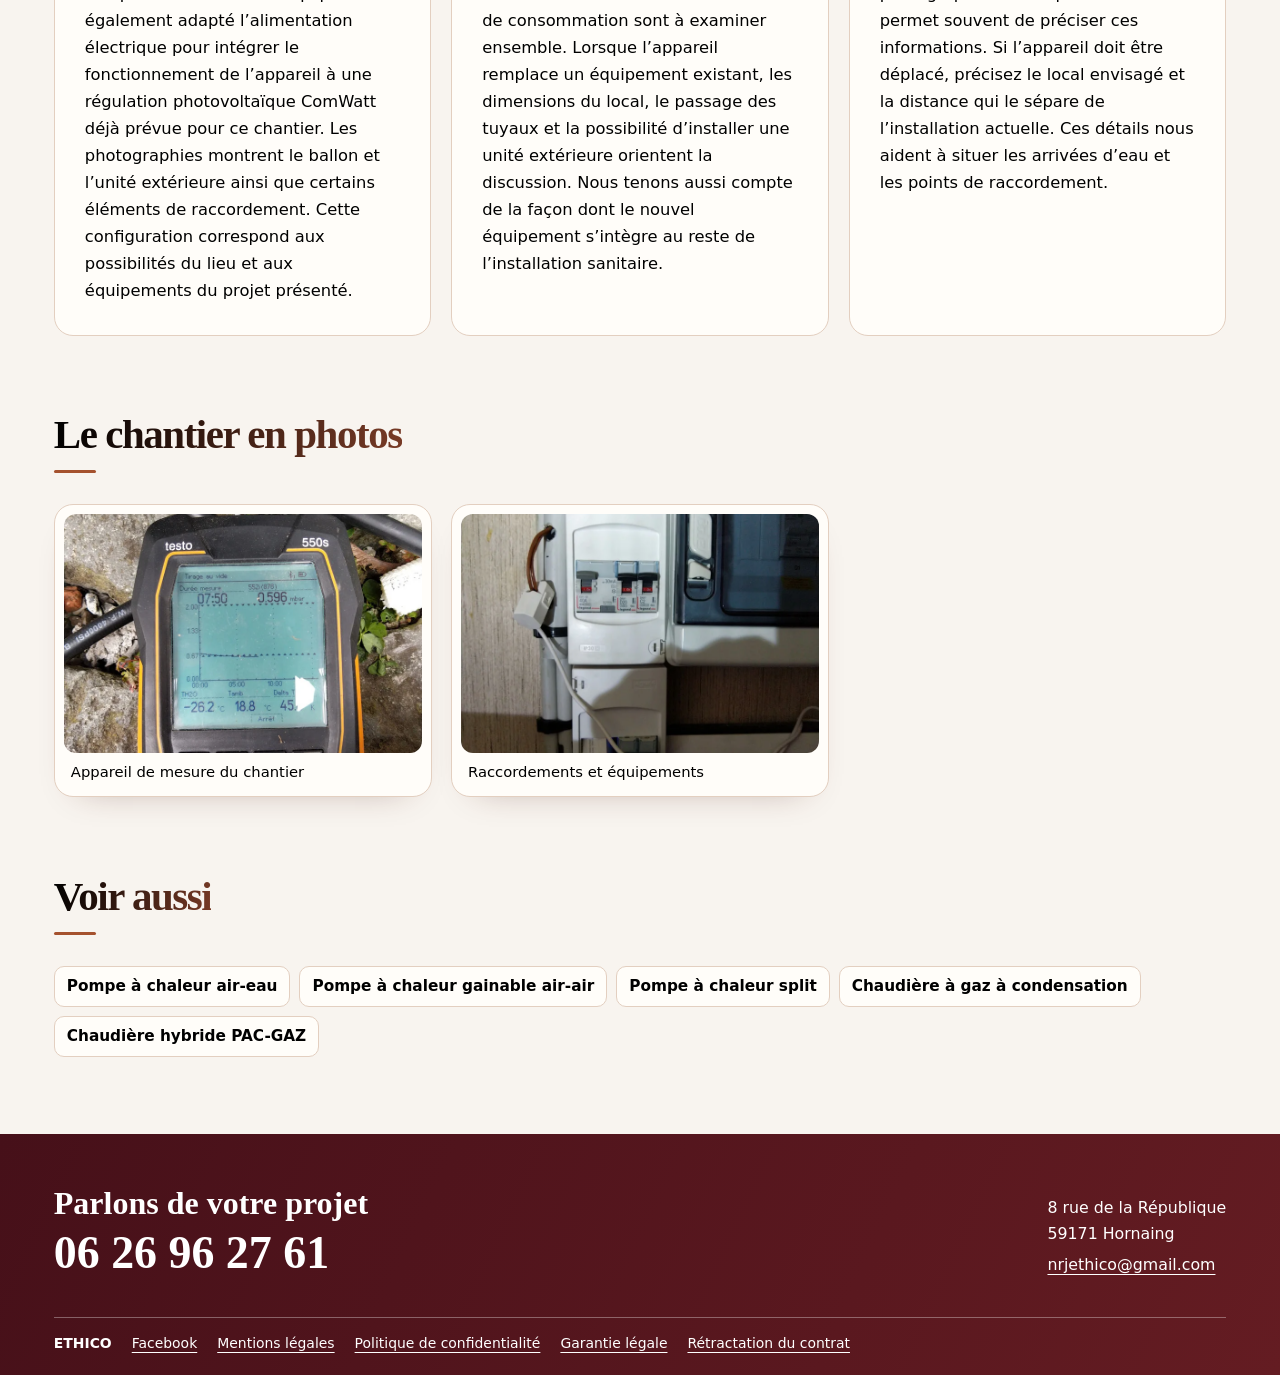
<file: installations/chauffe-eau-thermodynamique/index.html>
<!doctype html>
<html lang="fr">
<head>
  <meta charset="utf-8"><meta name="viewport" content="width=device-width, initial-scale=1">
  <meta name="theme-color" content="#641c22"><meta name="description" content="Une solution pour la production d’eau chaude sanitaire, choisie selon le logement et les usages du foyer.">
  <title>Installation de chauffe-eau thermodynamique | ETHICO</title>
  <meta property="og:title" content="Installation de chauffe-eau thermodynamique | ETHICO">
  <meta property="og:description" content="Une solution pour la production d’eau chaude sanitaire, choisie selon le logement et les usages du foyer.">
  <link rel="icon" href="../../assets/favicon.png" type="image/png">
  <link rel="stylesheet" href="../../assets/site.css">
  <script defer src="../../assets/site.js"></script>
</head>
<body>
<a class="skip" href="#contenu">Aller au contenu</a>
<header class="site-header">
  <div class="bar reveal">
    <a class="wordmark" href="../../index.html" aria-label="ETHICO, accueil"><img src="../../assets/logo.png" alt="ETHICO" width="155" height="36"></a>
    <button class="menu" type="button" aria-controls="navigation" aria-expanded="false" hidden>Menu</button>
    <nav id="navigation" aria-label="Navigation principale"><ul><li><a class="navlink" href="../../index.html">L’entreprise</a></li><li><a class="navlink" href="../../notre-ethique/index.html">Notre éthique</a></li><li><a class="navlink" href="../../de-l-humain-%C3%A0-l-entreprise/index.html">L’équipe</a></li><li><a class="navlink" href="../../nos-qualifications/index.html">Qualifications</a></li><li><a class="navlink" href="../index.html">Installations</a></li><li><a class="navlink" href="../../d%C3%A9pannages/index.html">Dépannages</a></li><li><a class="primary" href="../../formulaire-de-contact/index.html">Contact</a></li></ul></nav>
  </div>
</header>
<main id="contenu"><section class="hero interior-hero">
  <div class="hero-copy reveal">
    <p class="crumb"><a class="" href="../index.html">Installations</a> <span aria-hidden="true">/</span> Chauffe-eau thermodynamique</p><p class="eyebrow">Installations</p><h1>Installation de chauffe-eau thermodynamique</h1>
    <p class="intro">Une solution pour la <strong>production d’eau chaude sanitaire</strong>, choisie selon le logement et les usages du foyer.</p>
    <div class="actions"><a class="primary" href="../../formulaire-de-contact/index.html">Nous contacter</a><a class="line-link" href="tel:+33626962761">06 26 96 27 61</a></div>
  </div>
  <figure class="hero-image reveal"><img src="../../assets/9-2.webp" alt="Unité extérieure du chauffe-eau thermodynamique" fetchpriority="high" decoding="async"><button class="motion-toggle" type="button" aria-label="Mettre en pause le zoom" aria-pressed="false" hidden></button></figure>
</section>
<section class="container below">
  <div class="split split-installation">
    <div class="split-media reveal"><a href="../../assets/9-1.webp" class="photo-link" data-photo><img src="../../assets/9-1.webp" alt="Ballon thermodynamique Atlantic" loading="lazy" decoding="async"></a></div>
    <div class="split-copy reveal"><h2>Un ballon alimenté par les calories de l’air</h2><p>Le <strong>chauffe-eau thermodynamique</strong> associe un ballon de stockage et une <strong>pompe à chaleur</strong>. L’appareil utilise les calories de l’air pour chauffer l’eau sanitaire. Les modèles monoblocs réunissent les composants dans un même équipement. D’autres configurations associent un ballon intérieur à une unité extérieure. Le choix dépend des possibilités d’implantation, de l’arrivée d’air, de l’accès aux raccordements et du volume d’eau chaude nécessaire selon le nombre d’occupants et leurs habitudes.</p></div>
  </div>
</section>
<section class="container below content-section content-installation">
  <h2 class="section-title reveal">Implantation et raccordement du ballon</h2>
  <div class="text-grid"><article class="text-card reveal"><h3>Un chantier Atlantic réalisé par ETHICO</h3><p>La réalisation présentée associe un ballon Atlantic à une unité extérieure. L’installation comprend un groupe de sécurité en inox et un vase d’expansion sanitaire. L’équipe a également adapté l’alimentation électrique pour intégrer le fonctionnement de l’appareil à une régulation photovoltaïque ComWatt déjà prévue pour ce chantier. Les photographies montrent le ballon et l’unité extérieure ainsi que certains éléments de raccordement. Cette configuration correspond aux possibilités du lieu et aux équipements du projet présenté.</p></article><article class="text-card reveal"><h3>Choisir l’emplacement et vérifier les raccordements</h3><p>Le chauffe-eau doit trouver sa place à proximité des réseaux nécessaires, avec un accès suffisant pour le suivi. Le volume du ballon et les habitudes de consommation sont à examiner ensemble. Lorsque l’appareil remplace un équipement existant, les dimensions du local, le passage des tuyaux et la possibilité d’installer une unité extérieure orientent la discussion. Nous tenons aussi compte de la façon dont le nouvel équipement s’intègre au reste de l’installation sanitaire.</p></article><article class="text-card reveal"><h3>Nous parler de votre eau chaude</h3><p>Pour préparer un échange avec ETHICO à <strong>Hornaing</strong>, présentez votre chauffe-eau actuel, les besoins du foyer et l’espace utilisable. Une photographie de l’emplacement permet souvent de préciser ces informations. Si l’appareil doit être déplacé, précisez le local envisagé et la distance qui le sépare de l’installation actuelle. Ces détails nous aident à situer les arrivées d’eau et les points de raccordement.</p></article></div>
</section><section class="container below"><h2 class="section-title reveal">Le chantier en photos</h2><div class="project-grid gallery"><figure class="reveal"><a href="../../assets/9-3.webp" class="photo-link" data-photo><img src="../../assets/9-3.webp" alt="Appareil de mesure du chantier" loading="lazy" decoding="async"></a><figcaption>Appareil de mesure du chantier</figcaption></figure><figure class="reveal"><a href="../../assets/9-4.webp" class="photo-link" data-photo><img src="../../assets/9-4.webp" alt="Raccordements et équipements" loading="lazy" decoding="async"></a><figcaption>Raccordements et équipements</figcaption></figure></div></section>
<section class="container below"><h2 class="section-title reveal">Voir aussi</h2><div class="related-links reveal"><a class="related-link" href="../pompe-%C3%A0-chaleur-air-eau/index.html">Pompe à chaleur air-eau</a><a class="related-link" href="../pompe-%C3%A0-chaleur-gainable-air-air/index.html">Pompe à chaleur gainable air-air</a><a class="related-link" href="../pompe-%C3%A0-chaleur-type-split/index.html">Pompe à chaleur split</a><a class="related-link" href="../chaudi%C3%A8re-%C3%A0-condensation-gaz/index.html">Chaudière à gaz à condensation</a><a class="related-link" href="../chaudi%C3%A8re-hybride-pac-gaz/index.html">Chaudière hybride PAC-GAZ</a></div></section></main>
<footer class="site-footer">
  <div class="footer-call container">
    <div class="footer-copy reveal"><p>Parlons de votre projet</p><a class="footer-phone" href="tel:+33626962761">06 26 96 27 61</a></div>
    <div class="footer-contact reveal"><span>8 rue de la République<br>59171 Hornaing</span><a href="mailto:nrjethico@gmail.com">nrjethico@gmail.com</a></div>
  </div>
  <div class="footer-details">
    <strong>ETHICO</strong>
    <a href="https://www.facebook.com/Ribeaucoup/">Facebook</a>
    <a href="https://ethico.jimdoweb.com/about/">Mentions légales</a>
    <a href="https://ethico.jimdoweb.com/j/privacy">Politique de confidentialité</a>
    <a href="https://ethico.jimdoweb.com/j/legal-guarantee">Garantie légale</a>
    <a href="https://ethico.jimdoweb.com/j/withdrawal">Rétractation du contrat</a>
  </div>
</footer>
<dialog id="photo-view" aria-label="Photo en grand"><div class="dialog-inner"><img alt=""><button type="button" class="close" aria-label="Fermer">×</button></div></dialog>
</body>
</html>
</file>
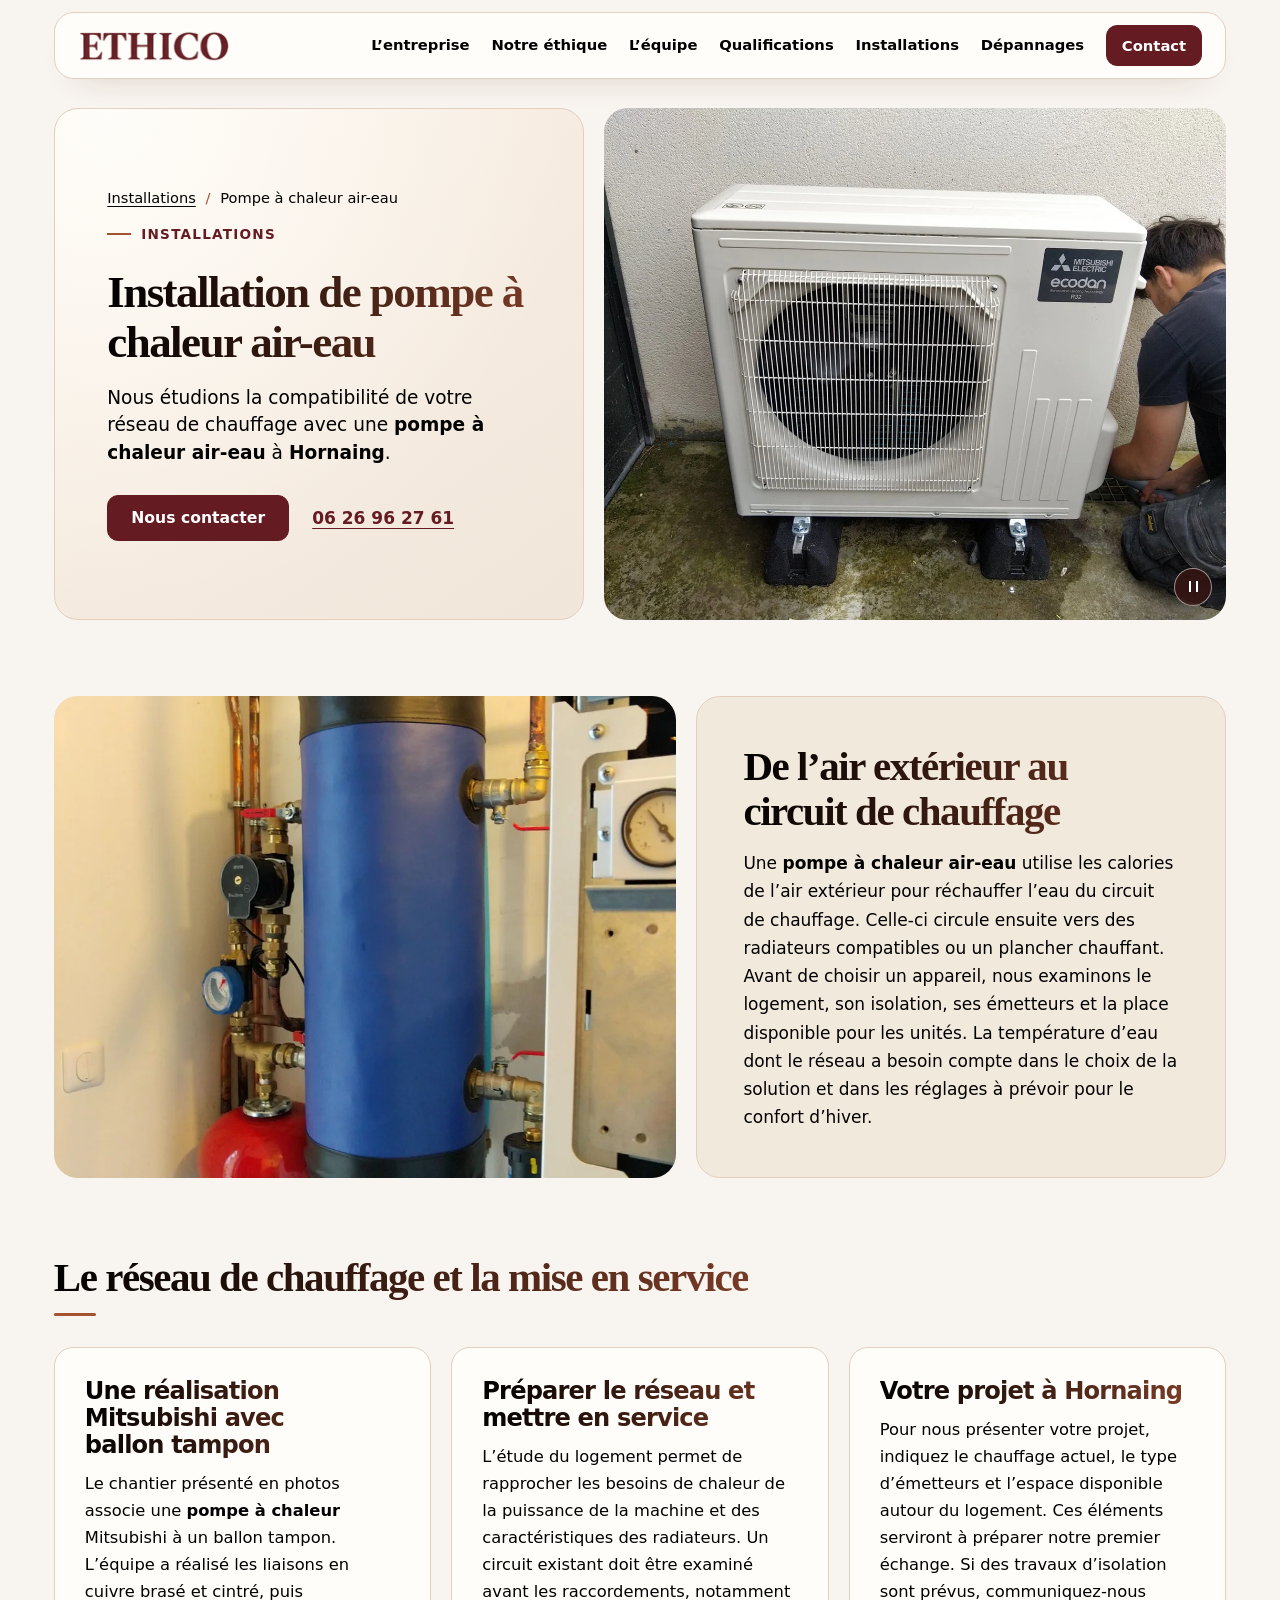
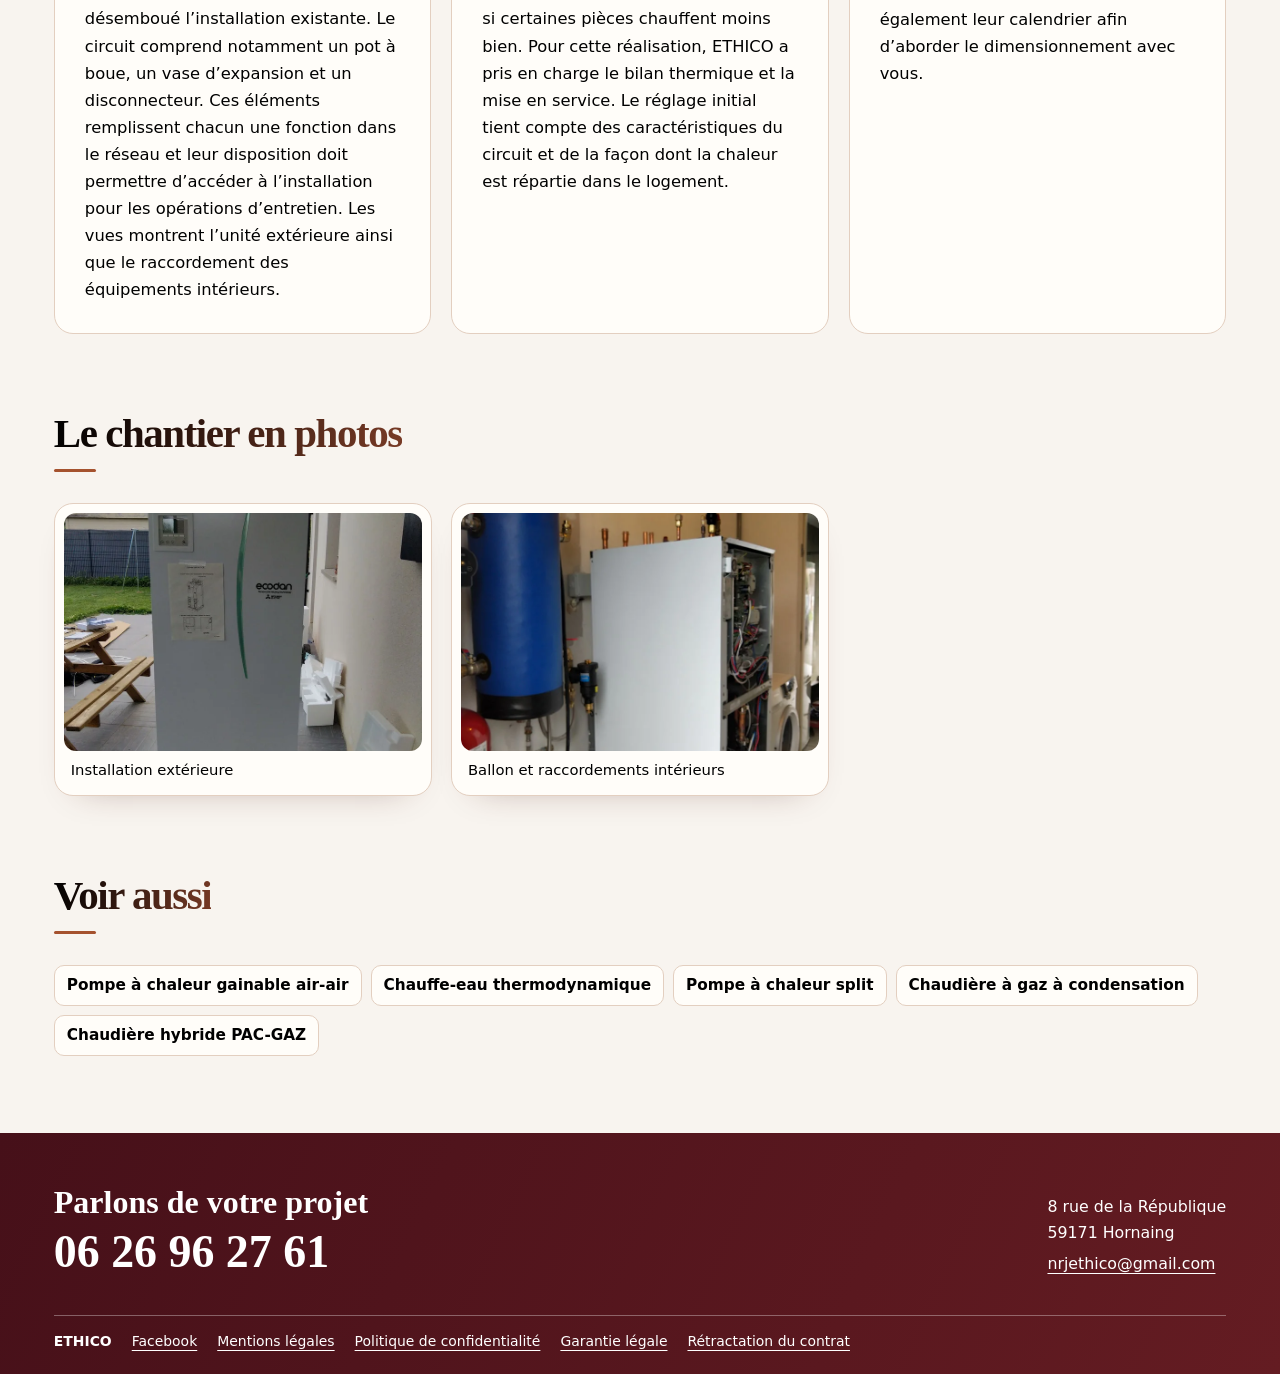
<file: installations/pompe-à-chaleur-air-eau/index.html>
<!doctype html>
<html lang="fr">
<head>
  <meta charset="utf-8"><meta name="viewport" content="width=device-width, initial-scale=1">
  <meta name="theme-color" content="#641c22"><meta name="description" content="Nous étudions la compatibilité de votre réseau de chauffage avec une pompe à chaleur air-eau à Hornaing.">
  <title>Installation de pompe à chaleur air-eau | ETHICO</title>
  <meta property="og:title" content="Installation de pompe à chaleur air-eau | ETHICO">
  <meta property="og:description" content="Nous étudions la compatibilité de votre réseau de chauffage avec une pompe à chaleur air-eau à Hornaing.">
  <link rel="icon" href="../../assets/favicon.png" type="image/png">
  <link rel="stylesheet" href="../../assets/site.css">
  <script defer src="../../assets/site.js"></script>
</head>
<body>
<a class="skip" href="#contenu">Aller au contenu</a>
<header class="site-header">
  <div class="bar reveal">
    <a class="wordmark" href="../../index.html" aria-label="ETHICO, accueil"><img src="../../assets/logo.png" alt="ETHICO" width="155" height="36"></a>
    <button class="menu" type="button" aria-controls="navigation" aria-expanded="false" hidden>Menu</button>
    <nav id="navigation" aria-label="Navigation principale"><ul><li><a class="navlink" href="../../index.html">L’entreprise</a></li><li><a class="navlink" href="../../notre-ethique/index.html">Notre éthique</a></li><li><a class="navlink" href="../../de-l-humain-%C3%A0-l-entreprise/index.html">L’équipe</a></li><li><a class="navlink" href="../../nos-qualifications/index.html">Qualifications</a></li><li><a class="navlink" href="../index.html">Installations</a></li><li><a class="navlink" href="../../d%C3%A9pannages/index.html">Dépannages</a></li><li><a class="primary" href="../../formulaire-de-contact/index.html">Contact</a></li></ul></nav>
  </div>
</header>
<main id="contenu"><section class="hero interior-hero">
  <div class="hero-copy reveal">
    <p class="crumb"><a class="" href="../index.html">Installations</a> <span aria-hidden="true">/</span> Pompe à chaleur air-eau</p><p class="eyebrow">Installations</p><h1>Installation de pompe à chaleur air-eau</h1>
    <p class="intro">Nous étudions la compatibilité de votre réseau de chauffage avec une <strong>pompe à chaleur air-eau</strong> à <strong>Hornaing</strong>.</p>
    <div class="actions"><a class="primary" href="../../formulaire-de-contact/index.html">Nous contacter</a><a class="line-link" href="tel:+33626962761">06 26 96 27 61</a></div>
  </div>
  <figure class="hero-image reveal"><img src="../../assets/7-4.webp" alt="Unité extérieure de la pompe à chaleur Mitsubishi" fetchpriority="high" decoding="async"><button class="motion-toggle" type="button" aria-label="Mettre en pause le zoom" aria-pressed="false" hidden></button></figure>
</section>
<section class="container below">
  <div class="split split-installation">
    <div class="split-media reveal"><a href="../../assets/7-1.webp" class="photo-link" data-photo><img src="../../assets/7-1.webp" alt="Ballon tampon et tuyauterie en cuivre" loading="lazy" decoding="async"></a></div>
    <div class="split-copy reveal"><h2>De l’air extérieur au circuit de chauffage</h2><p>Une <strong>pompe à chaleur air-eau</strong> utilise les calories de l’air extérieur pour réchauffer l’eau du circuit de chauffage. Celle-ci circule ensuite vers des radiateurs compatibles ou un plancher chauffant. Avant de choisir un appareil, nous examinons le logement, son isolation, ses émetteurs et la place disponible pour les unités. La température d’eau dont le réseau a besoin compte dans le choix de la solution et dans les réglages à prévoir pour le confort d’hiver.</p></div>
  </div>
</section>
<section class="container below content-section content-installation">
  <h2 class="section-title reveal">Le réseau de chauffage et la mise en service</h2>
  <div class="text-grid"><article class="text-card reveal"><h3>Une réalisation Mitsubishi avec ballon tampon</h3><p>Le chantier présenté en photos associe une <strong>pompe à chaleur</strong> Mitsubishi à un ballon tampon. L’équipe a réalisé les liaisons en cuivre brasé et cintré, puis désemboué l’installation existante. Le circuit comprend notamment un pot à boue, un vase d’expansion et un disconnecteur. Ces éléments remplissent chacun une fonction dans le réseau et leur disposition doit permettre d’accéder à l’installation pour les opérations d’entretien. Les vues montrent l’unité extérieure ainsi que le raccordement des équipements intérieurs.</p></article><article class="text-card reveal"><h3>Préparer le réseau et mettre en service</h3><p>L’étude du logement permet de rapprocher les besoins de chaleur de la puissance de la machine et des caractéristiques des radiateurs. Un circuit existant doit être examiné avant les raccordements, notamment si certaines pièces chauffent moins bien. Pour cette réalisation, ETHICO a pris en charge le bilan thermique et la mise en service. Le réglage initial tient compte des caractéristiques du circuit et de la façon dont la chaleur est répartie dans le logement.</p></article><article class="text-card reveal"><h3>Votre projet à Hornaing</h3><p>Pour nous présenter votre projet, indiquez le chauffage actuel, le type d’émetteurs et l’espace disponible autour du logement. Ces éléments serviront à préparer notre premier échange. Si des travaux d’isolation sont prévus, communiquez-nous également leur calendrier afin d’aborder le dimensionnement avec vous.</p></article></div>
</section><section class="container below"><h2 class="section-title reveal">Le chantier en photos</h2><div class="project-grid gallery"><figure class="reveal"><a href="../../assets/7-2.webp" class="photo-link" data-photo><img src="../../assets/7-2.webp" alt="Installation extérieure" loading="lazy" decoding="async"></a><figcaption>Installation extérieure</figcaption></figure><figure class="reveal"><a href="../../assets/7-3.webp" class="photo-link" data-photo><img src="../../assets/7-3.webp" alt="Ballon et raccordements intérieurs" loading="lazy" decoding="async"></a><figcaption>Ballon et raccordements intérieurs</figcaption></figure></div></section>
<section class="container below"><h2 class="section-title reveal">Voir aussi</h2><div class="related-links reveal"><a class="related-link" href="../pompe-%C3%A0-chaleur-gainable-air-air/index.html">Pompe à chaleur gainable air-air</a><a class="related-link" href="../chauffe-eau-thermodynamique/index.html">Chauffe-eau thermodynamique</a><a class="related-link" href="../pompe-%C3%A0-chaleur-type-split/index.html">Pompe à chaleur split</a><a class="related-link" href="../chaudi%C3%A8re-%C3%A0-condensation-gaz/index.html">Chaudière à gaz à condensation</a><a class="related-link" href="../chaudi%C3%A8re-hybride-pac-gaz/index.html">Chaudière hybride PAC-GAZ</a></div></section></main>
<footer class="site-footer">
  <div class="footer-call container">
    <div class="footer-copy reveal"><p>Parlons de votre projet</p><a class="footer-phone" href="tel:+33626962761">06 26 96 27 61</a></div>
    <div class="footer-contact reveal"><span>8 rue de la République<br>59171 Hornaing</span><a href="mailto:nrjethico@gmail.com">nrjethico@gmail.com</a></div>
  </div>
  <div class="footer-details">
    <strong>ETHICO</strong>
    <a href="https://www.facebook.com/Ribeaucoup/">Facebook</a>
    <a href="https://ethico.jimdoweb.com/about/">Mentions légales</a>
    <a href="https://ethico.jimdoweb.com/j/privacy">Politique de confidentialité</a>
    <a href="https://ethico.jimdoweb.com/j/legal-guarantee">Garantie légale</a>
    <a href="https://ethico.jimdoweb.com/j/withdrawal">Rétractation du contrat</a>
  </div>
</footer>
<dialog id="photo-view" aria-label="Photo en grand"><div class="dialog-inner"><img alt=""><button type="button" class="close" aria-label="Fermer">×</button></div></dialog>
</body>
</html>
</file>
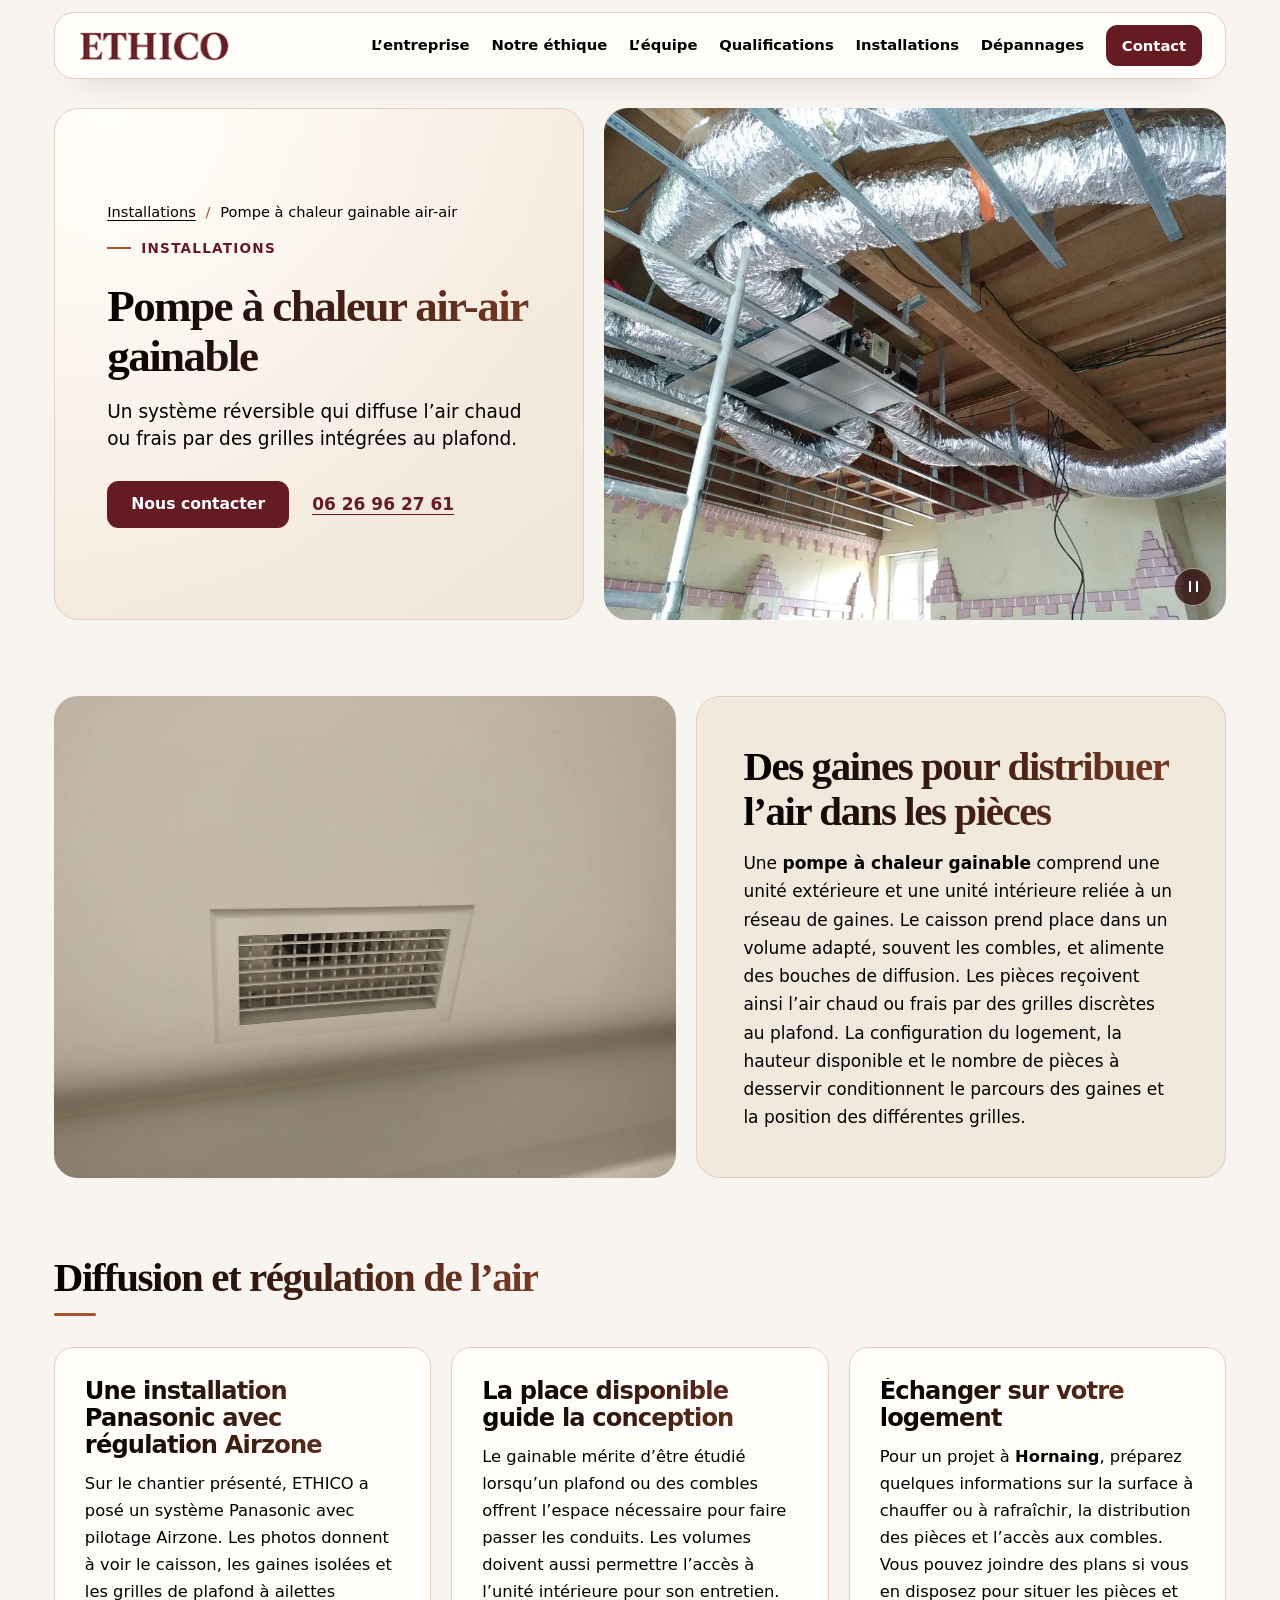
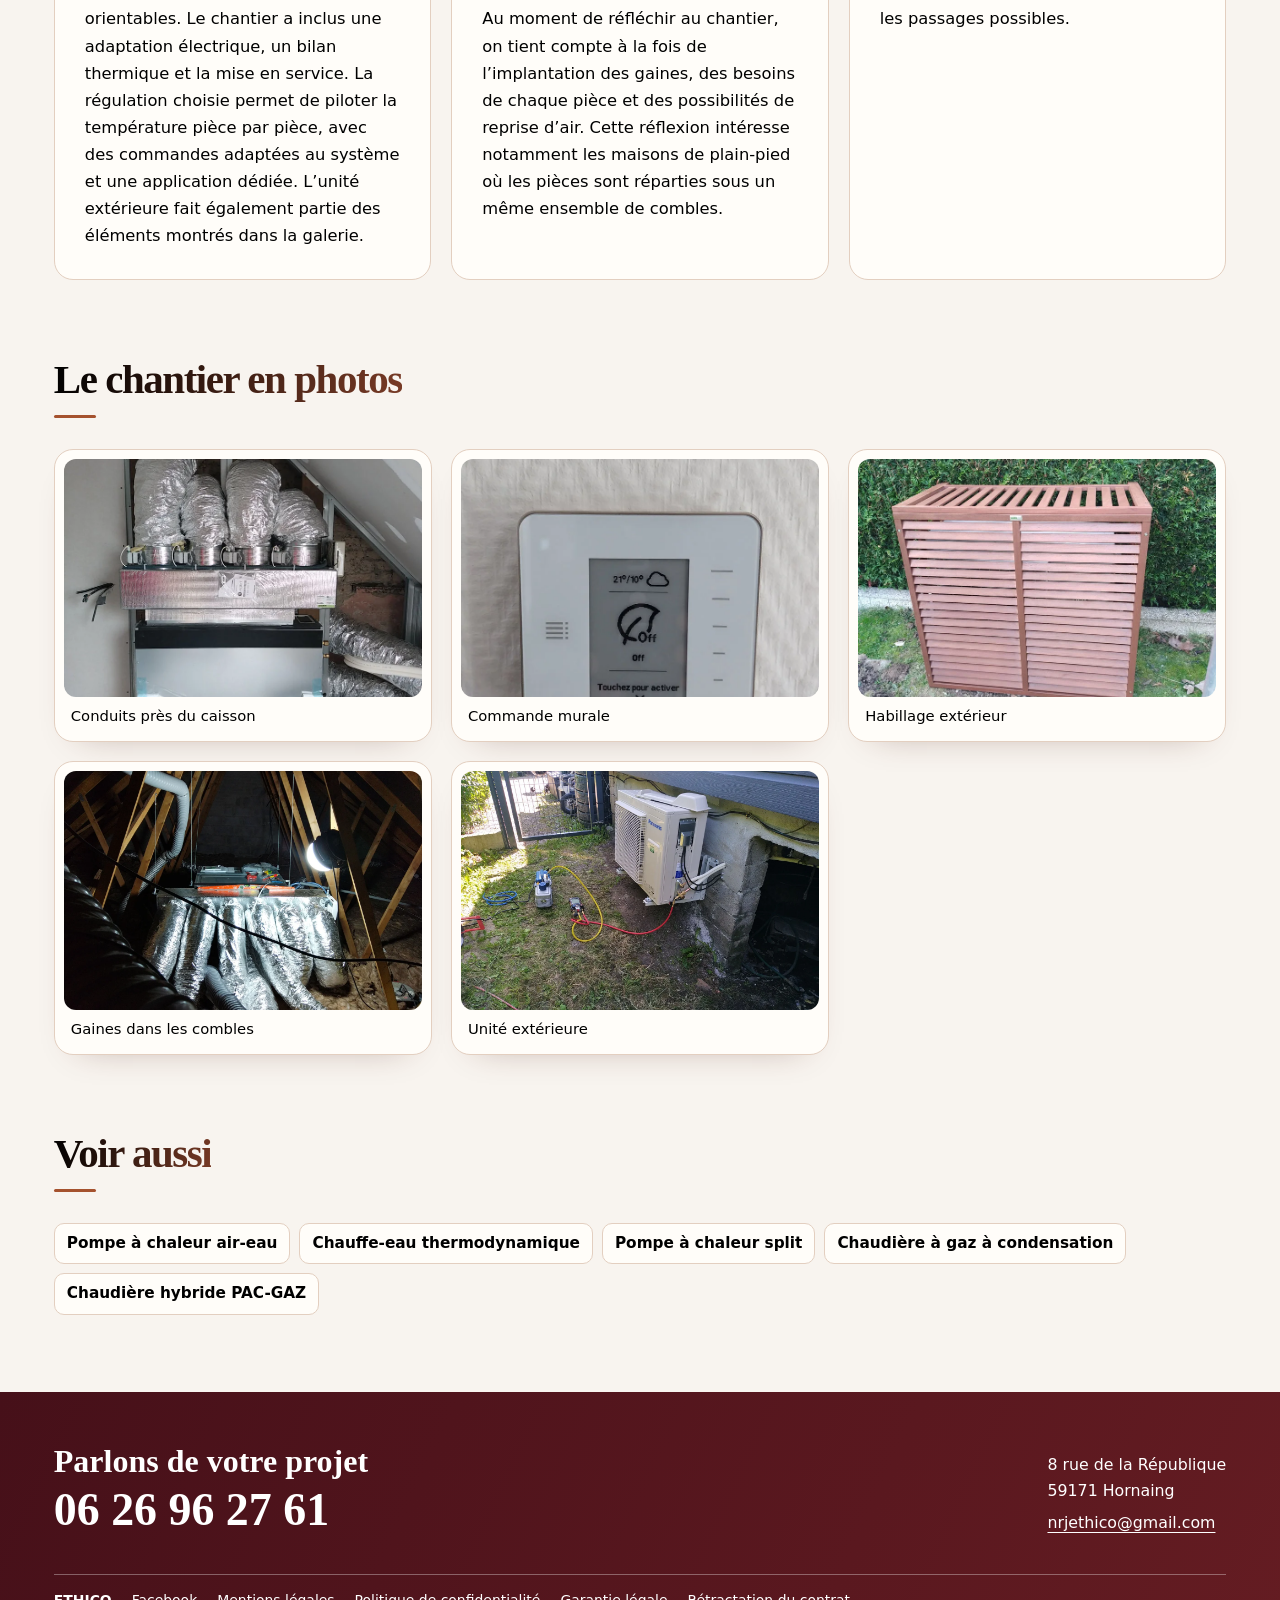
<file: installations/pompe-à-chaleur-gainable-air-air/index.html>
<!doctype html>
<html lang="fr">
<head>
  <meta charset="utf-8"><meta name="viewport" content="width=device-width, initial-scale=1">
  <meta name="theme-color" content="#641c22"><meta name="description" content="Un système réversible qui diffuse l’air chaud ou frais par des grilles intégrées au plafond.">
  <title>Pompe à chaleur air-air gainable | ETHICO</title>
  <meta property="og:title" content="Pompe à chaleur air-air gainable | ETHICO">
  <meta property="og:description" content="Un système réversible qui diffuse l’air chaud ou frais par des grilles intégrées au plafond.">
  <link rel="icon" href="../../assets/favicon.png" type="image/png">
  <link rel="stylesheet" href="../../assets/site.css">
  <script defer src="../../assets/site.js"></script>
</head>
<body>
<a class="skip" href="#contenu">Aller au contenu</a>
<header class="site-header">
  <div class="bar reveal">
    <a class="wordmark" href="../../index.html" aria-label="ETHICO, accueil"><img src="../../assets/logo.png" alt="ETHICO" width="155" height="36"></a>
    <button class="menu" type="button" aria-controls="navigation" aria-expanded="false" hidden>Menu</button>
    <nav id="navigation" aria-label="Navigation principale"><ul><li><a class="navlink" href="../../index.html">L’entreprise</a></li><li><a class="navlink" href="../../notre-ethique/index.html">Notre éthique</a></li><li><a class="navlink" href="../../de-l-humain-%C3%A0-l-entreprise/index.html">L’équipe</a></li><li><a class="navlink" href="../../nos-qualifications/index.html">Qualifications</a></li><li><a class="navlink" href="../index.html">Installations</a></li><li><a class="navlink" href="../../d%C3%A9pannages/index.html">Dépannages</a></li><li><a class="primary" href="../../formulaire-de-contact/index.html">Contact</a></li></ul></nav>
  </div>
</header>
<main id="contenu"><section class="hero interior-hero">
  <div class="hero-copy reveal">
    <p class="crumb"><a class="" href="../index.html">Installations</a> <span aria-hidden="true">/</span> Pompe à chaleur gainable air-air</p><p class="eyebrow">Installations</p><h1>Pompe à chaleur air-air gainable</h1>
    <p class="intro">Un système réversible qui diffuse l’air chaud ou frais par des grilles intégrées au plafond.</p>
    <div class="actions"><a class="primary" href="../../formulaire-de-contact/index.html">Nous contacter</a><a class="line-link" href="tel:+33626962761">06 26 96 27 61</a></div>
  </div>
  <figure class="hero-image reveal"><img src="../../assets/8-1.webp" alt="Réseau de gaines isolées en cours de pose" fetchpriority="high" decoding="async"><button class="motion-toggle" type="button" aria-label="Mettre en pause le zoom" aria-pressed="false" hidden></button></figure>
</section>
<section class="container below">
  <div class="split split-installation">
    <div class="split-media reveal"><a href="../../assets/8-5.webp" class="photo-link" data-photo><img src="../../assets/8-5.webp" alt="Grille de diffusion de l’air intégrée au plafond" loading="lazy" decoding="async"></a></div>
    <div class="split-copy reveal"><h2>Des gaines pour distribuer l’air dans les pièces</h2><p>Une <strong>pompe à chaleur gainable</strong> comprend une unité extérieure et une unité intérieure reliée à un réseau de gaines. Le caisson prend place dans un volume adapté, souvent les combles, et alimente des bouches de diffusion. Les pièces reçoivent ainsi l’air chaud ou frais par des grilles discrètes au plafond. La configuration du logement, la hauteur disponible et le nombre de pièces à desservir conditionnent le parcours des gaines et la position des différentes grilles.</p></div>
  </div>
</section>
<section class="container below content-section content-installation">
  <h2 class="section-title reveal">Diffusion et régulation de l’air</h2>
  <div class="text-grid"><article class="text-card reveal"><h3>Une installation Panasonic avec régulation Airzone</h3><p>Sur le chantier présenté, ETHICO a posé un système Panasonic avec pilotage Airzone. Les photos donnent à voir le caisson, les gaines isolées et les grilles de plafond à ailettes orientables. Le chantier a inclus une adaptation électrique, un bilan thermique et la mise en service. La régulation choisie permet de piloter la température pièce par pièce, avec des commandes adaptées au système et une application dédiée. L’unité extérieure fait également partie des éléments montrés dans la galerie.</p></article><article class="text-card reveal"><h3>La place disponible guide la conception</h3><p>Le gainable mérite d’être étudié lorsqu’un plafond ou des combles offrent l’espace nécessaire pour faire passer les conduits. Les volumes doivent aussi permettre l’accès à l’unité intérieure pour son entretien. Au moment de réfléchir au chantier, on tient compte à la fois de l’implantation des gaines, des besoins de chaque pièce et des possibilités de reprise d’air. Cette réflexion intéresse notamment les maisons de plain-pied où les pièces sont réparties sous un même ensemble de combles.</p></article><article class="text-card reveal"><h3>Échanger sur votre logement</h3><p>Pour un projet à <strong>Hornaing</strong>, préparez quelques informations sur la surface à chauffer ou à rafraîchir, la distribution des pièces et l’accès aux combles. Vous pouvez joindre des plans si vous en disposez pour situer les pièces et les passages possibles.</p></article></div>
</section><section class="container below"><h2 class="section-title reveal">Le chantier en photos</h2><div class="project-grid gallery"><figure class="reveal"><a href="../../assets/8-2.webp" class="photo-link" data-photo><img src="../../assets/8-2.webp" alt="Conduits près du caisson" loading="lazy" decoding="async"></a><figcaption>Conduits près du caisson</figcaption></figure><figure class="reveal"><a href="../../assets/8-3.webp" class="photo-link" data-photo><img src="../../assets/8-3.webp" alt="Commande murale" loading="lazy" decoding="async"></a><figcaption>Commande murale</figcaption></figure><figure class="reveal"><a href="../../assets/8-4.webp" class="photo-link" data-photo><img src="../../assets/8-4.webp" alt="Habillage extérieur" loading="lazy" decoding="async"></a><figcaption>Habillage extérieur</figcaption></figure><figure class="reveal"><a href="../../assets/8-6.webp" class="photo-link" data-photo><img src="../../assets/8-6.webp" alt="Gaines dans les combles" loading="lazy" decoding="async"></a><figcaption>Gaines dans les combles</figcaption></figure><figure class="reveal"><a href="../../assets/8-12.webp" class="photo-link" data-photo><img src="../../assets/8-12.webp" alt="Unité extérieure" loading="lazy" decoding="async"></a><figcaption>Unité extérieure</figcaption></figure></div></section>
<section class="container below"><h2 class="section-title reveal">Voir aussi</h2><div class="related-links reveal"><a class="related-link" href="../pompe-%C3%A0-chaleur-air-eau/index.html">Pompe à chaleur air-eau</a><a class="related-link" href="../chauffe-eau-thermodynamique/index.html">Chauffe-eau thermodynamique</a><a class="related-link" href="../pompe-%C3%A0-chaleur-type-split/index.html">Pompe à chaleur split</a><a class="related-link" href="../chaudi%C3%A8re-%C3%A0-condensation-gaz/index.html">Chaudière à gaz à condensation</a><a class="related-link" href="../chaudi%C3%A8re-hybride-pac-gaz/index.html">Chaudière hybride PAC-GAZ</a></div></section></main>
<footer class="site-footer">
  <div class="footer-call container">
    <div class="footer-copy reveal"><p>Parlons de votre projet</p><a class="footer-phone" href="tel:+33626962761">06 26 96 27 61</a></div>
    <div class="footer-contact reveal"><span>8 rue de la République<br>59171 Hornaing</span><a href="mailto:nrjethico@gmail.com">nrjethico@gmail.com</a></div>
  </div>
  <div class="footer-details">
    <strong>ETHICO</strong>
    <a href="https://www.facebook.com/Ribeaucoup/">Facebook</a>
    <a href="https://ethico.jimdoweb.com/about/">Mentions légales</a>
    <a href="https://ethico.jimdoweb.com/j/privacy">Politique de confidentialité</a>
    <a href="https://ethico.jimdoweb.com/j/legal-guarantee">Garantie légale</a>
    <a href="https://ethico.jimdoweb.com/j/withdrawal">Rétractation du contrat</a>
  </div>
</footer>
<dialog id="photo-view" aria-label="Photo en grand"><div class="dialog-inner"><img alt=""><button type="button" class="close" aria-label="Fermer">×</button></div></dialog>
</body>
</html>
</file>
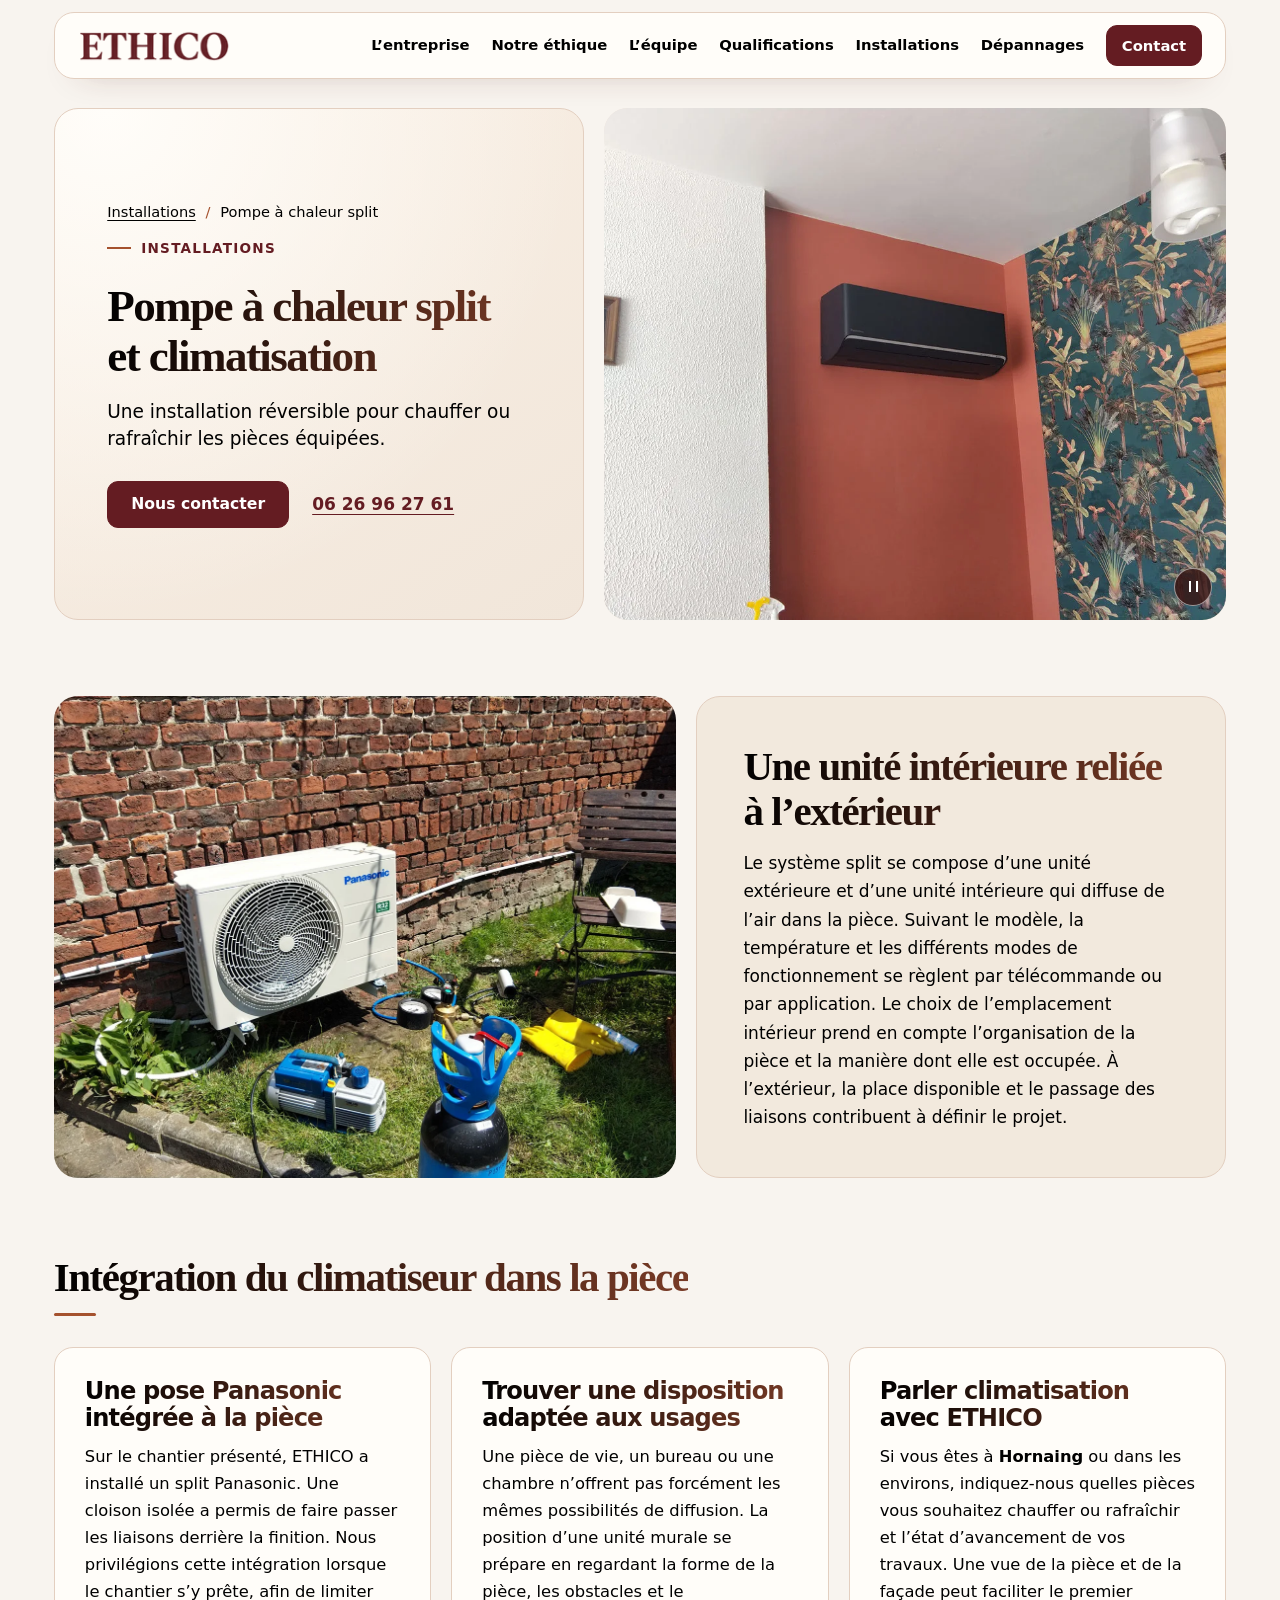
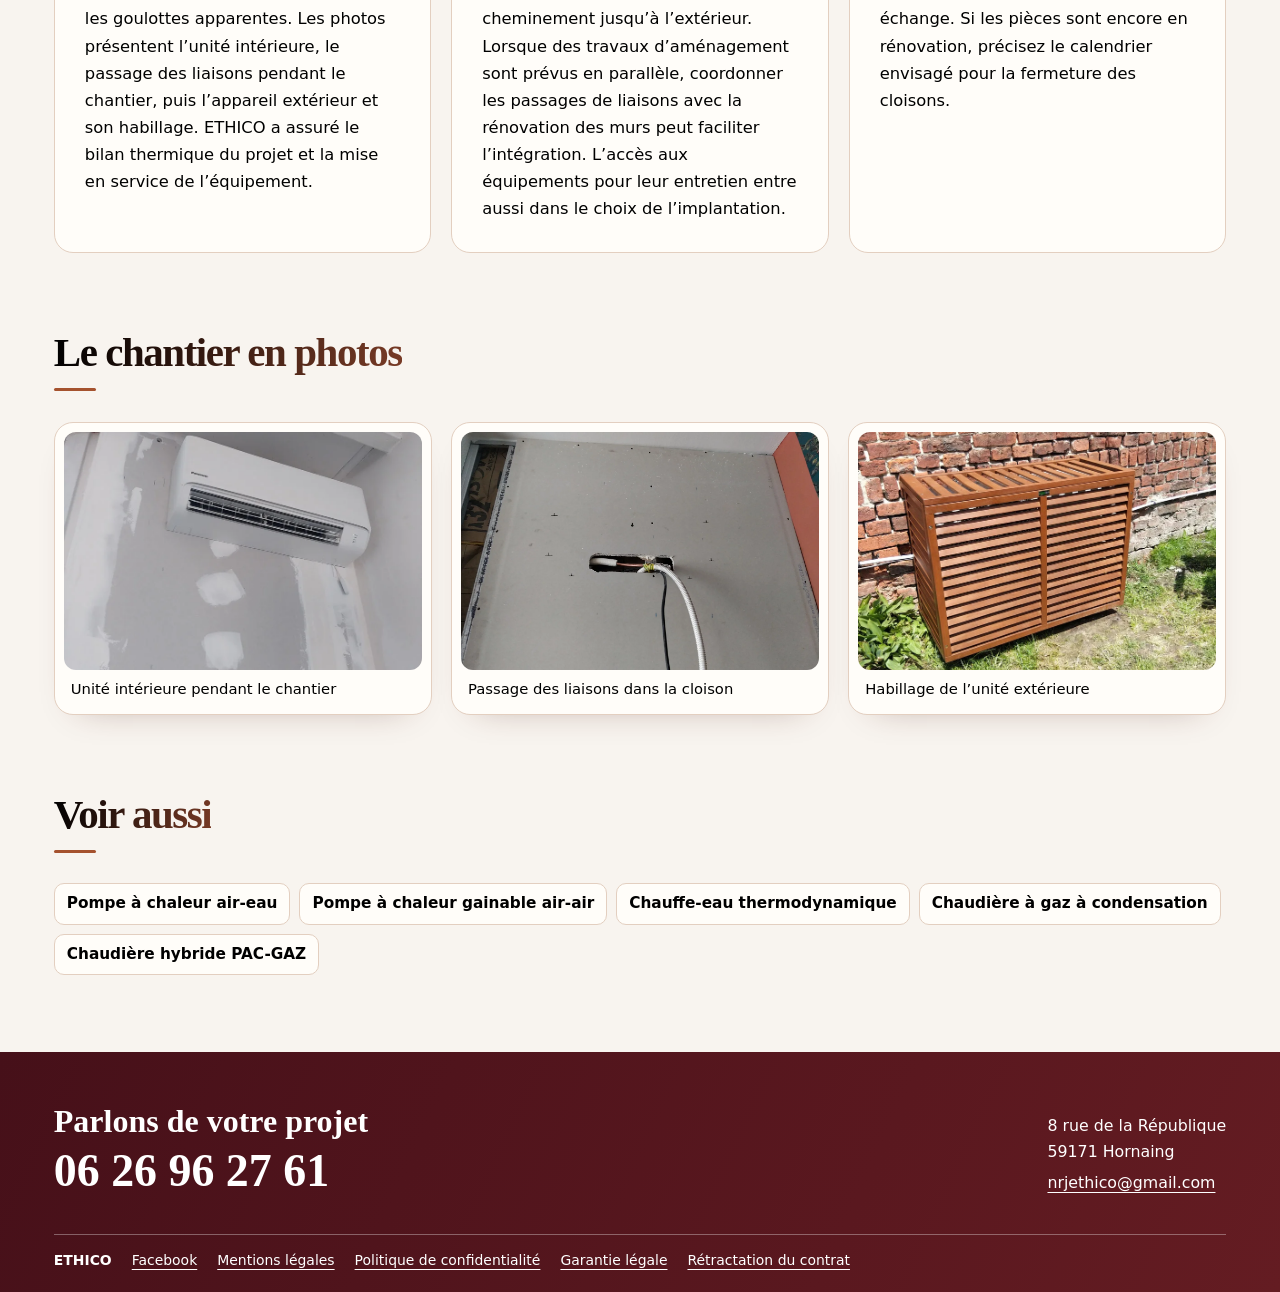
<file: installations/pompe-à-chaleur-type-split/index.html>
<!doctype html>
<html lang="fr">
<head>
  <meta charset="utf-8"><meta name="viewport" content="width=device-width, initial-scale=1">
  <meta name="theme-color" content="#641c22"><meta name="description" content="Une installation réversible pour chauffer ou rafraîchir les pièces équipées.">
  <title>Pompe à chaleur split et climatisation | ETHICO</title>
  <meta property="og:title" content="Pompe à chaleur split et climatisation | ETHICO">
  <meta property="og:description" content="Une installation réversible pour chauffer ou rafraîchir les pièces équipées.">
  <link rel="icon" href="../../assets/favicon.png" type="image/png">
  <link rel="stylesheet" href="../../assets/site.css">
  <script defer src="../../assets/site.js"></script>
</head>
<body>
<a class="skip" href="#contenu">Aller au contenu</a>
<header class="site-header">
  <div class="bar reveal">
    <a class="wordmark" href="../../index.html" aria-label="ETHICO, accueil"><img src="../../assets/logo.png" alt="ETHICO" width="155" height="36"></a>
    <button class="menu" type="button" aria-controls="navigation" aria-expanded="false" hidden>Menu</button>
    <nav id="navigation" aria-label="Navigation principale"><ul><li><a class="navlink" href="../../index.html">L’entreprise</a></li><li><a class="navlink" href="../../notre-ethique/index.html">Notre éthique</a></li><li><a class="navlink" href="../../de-l-humain-%C3%A0-l-entreprise/index.html">L’équipe</a></li><li><a class="navlink" href="../../nos-qualifications/index.html">Qualifications</a></li><li><a class="navlink" href="../index.html">Installations</a></li><li><a class="navlink" href="../../d%C3%A9pannages/index.html">Dépannages</a></li><li><a class="primary" href="../../formulaire-de-contact/index.html">Contact</a></li></ul></nav>
  </div>
</header>
<main id="contenu"><section class="hero interior-hero">
  <div class="hero-copy reveal">
    <p class="crumb"><a class="" href="../index.html">Installations</a> <span aria-hidden="true">/</span> Pompe à chaleur split</p><p class="eyebrow">Installations</p><h1>Pompe à chaleur split et climatisation</h1>
    <p class="intro">Une installation réversible pour chauffer ou rafraîchir les pièces équipées.</p>
    <div class="actions"><a class="primary" href="../../formulaire-de-contact/index.html">Nous contacter</a><a class="line-link" href="tel:+33626962761">06 26 96 27 61</a></div>
  </div>
  <figure class="hero-image reveal"><img src="../../assets/10-1.webp" alt="Climatiseur mural Panasonic sur une cloison colorée" fetchpriority="high" decoding="async"><button class="motion-toggle" type="button" aria-label="Mettre en pause le zoom" aria-pressed="false" hidden></button></figure>
</section>
<section class="container below">
  <div class="split split-installation">
    <div class="split-media reveal"><a href="../../assets/10-4.webp" class="photo-link" data-photo><img src="../../assets/10-4.webp" alt="Unité extérieure du système split Panasonic" loading="lazy" decoding="async"></a></div>
    <div class="split-copy reveal"><h2>Une unité intérieure reliée à l’extérieur</h2><p>Le système split se compose d’une unité extérieure et d’une unité intérieure qui diffuse de l’air dans la pièce. Suivant le modèle, la température et les différents modes de fonctionnement se règlent par télécommande ou par application. Le choix de l’emplacement intérieur prend en compte l’organisation de la pièce et la manière dont elle est occupée. À l’extérieur, la place disponible et le passage des liaisons contribuent à définir le projet.</p></div>
  </div>
</section>
<section class="container below content-section content-installation">
  <h2 class="section-title reveal">Intégration du climatiseur dans la pièce</h2>
  <div class="text-grid"><article class="text-card reveal"><h3>Une pose Panasonic intégrée à la pièce</h3><p>Sur le chantier présenté, ETHICO a installé un split Panasonic. Une cloison isolée a permis de faire passer les liaisons derrière la finition. Nous privilégions cette intégration lorsque le chantier s’y prête, afin de limiter les goulottes apparentes. Les photos présentent l’unité intérieure, le passage des liaisons pendant le chantier, puis l’appareil extérieur et son habillage. ETHICO a assuré le bilan thermique du projet et la mise en service de l’équipement.</p></article><article class="text-card reveal"><h3>Trouver une disposition adaptée aux usages</h3><p>Une pièce de vie, un bureau ou une chambre n’offrent pas forcément les mêmes possibilités de diffusion. La position d’une unité murale se prépare en regardant la forme de la pièce, les obstacles et le cheminement jusqu’à l’extérieur. Lorsque des travaux d’aménagement sont prévus en parallèle, coordonner les passages de liaisons avec la rénovation des murs peut faciliter l’intégration. L’accès aux équipements pour leur entretien entre aussi dans le choix de l’implantation.</p></article><article class="text-card reveal"><h3>Parler climatisation avec ETHICO</h3><p>Si vous êtes à <strong>Hornaing</strong> ou dans les environs, indiquez-nous quelles pièces vous souhaitez chauffer ou rafraîchir et l’état d’avancement de vos travaux. Une vue de la pièce et de la façade peut faciliter le premier échange. Si les pièces sont encore en rénovation, précisez le calendrier envisagé pour la fermeture des cloisons.</p></article></div>
</section><section class="container below"><h2 class="section-title reveal">Le chantier en photos</h2><div class="project-grid gallery"><figure class="reveal"><a href="../../assets/10-2.webp" class="photo-link" data-photo><img src="../../assets/10-2.webp" alt="Unité intérieure pendant le chantier" loading="lazy" decoding="async"></a><figcaption>Unité intérieure pendant le chantier</figcaption></figure><figure class="reveal"><a href="../../assets/10-3.webp" class="photo-link" data-photo><img src="../../assets/10-3.webp" alt="Passage des liaisons dans la cloison" loading="lazy" decoding="async"></a><figcaption>Passage des liaisons dans la cloison</figcaption></figure><figure class="reveal"><a href="../../assets/10-5.webp" class="photo-link" data-photo><img src="../../assets/10-5.webp" alt="Habillage de l’unité extérieure" loading="lazy" decoding="async"></a><figcaption>Habillage de l’unité extérieure</figcaption></figure></div></section>
<section class="container below"><h2 class="section-title reveal">Voir aussi</h2><div class="related-links reveal"><a class="related-link" href="../pompe-%C3%A0-chaleur-air-eau/index.html">Pompe à chaleur air-eau</a><a class="related-link" href="../pompe-%C3%A0-chaleur-gainable-air-air/index.html">Pompe à chaleur gainable air-air</a><a class="related-link" href="../chauffe-eau-thermodynamique/index.html">Chauffe-eau thermodynamique</a><a class="related-link" href="../chaudi%C3%A8re-%C3%A0-condensation-gaz/index.html">Chaudière à gaz à condensation</a><a class="related-link" href="../chaudi%C3%A8re-hybride-pac-gaz/index.html">Chaudière hybride PAC-GAZ</a></div></section></main>
<footer class="site-footer">
  <div class="footer-call container">
    <div class="footer-copy reveal"><p>Parlons de votre projet</p><a class="footer-phone" href="tel:+33626962761">06 26 96 27 61</a></div>
    <div class="footer-contact reveal"><span>8 rue de la République<br>59171 Hornaing</span><a href="mailto:nrjethico@gmail.com">nrjethico@gmail.com</a></div>
  </div>
  <div class="footer-details">
    <strong>ETHICO</strong>
    <a href="https://www.facebook.com/Ribeaucoup/">Facebook</a>
    <a href="https://ethico.jimdoweb.com/about/">Mentions légales</a>
    <a href="https://ethico.jimdoweb.com/j/privacy">Politique de confidentialité</a>
    <a href="https://ethico.jimdoweb.com/j/legal-guarantee">Garantie légale</a>
    <a href="https://ethico.jimdoweb.com/j/withdrawal">Rétractation du contrat</a>
  </div>
</footer>
<dialog id="photo-view" aria-label="Photo en grand"><div class="dialog-inner"><img alt=""><button type="button" class="close" aria-label="Fermer">×</button></div></dialog>
</body>
</html>
</file>
<file: assets/site.css>
:root {
  --paper: #f8f4ef;
  --surface: #fffdf9;
  --sand: #f1e6da;
  --blush: #f3e5e2;
  --wine: #641c22;
  --wine-deep: #461019;
  --copper: #a5522e;
  --line: #e3cfc0;
  --ink: #000;
  --title-brown: #793b26;
  --gutter: clamp(19px, 4.2vw, 72px);
  --space: clamp(42px, 6vw, 92px);
  --radius: 24px;
  --serif: Georgia, 'Times New Roman', serif;
  --shadow: 0 15px 34px -26px rgba(76, 29, 19, .42);
  color: var(--ink);
  font: 17px/1.66 system-ui, sans-serif;
  background: var(--paper);
}
*, *::before, *::after { box-sizing: border-box; }
body { margin: 0; }
img { display: block; max-width: 100%; }
figure { margin: 0; }
a { color: inherit; }
button { font: inherit; }
[hidden] { display: none !important; }
:focus-visible { outline: 2px solid var(--copper); outline-offset: 4px; }
h1, h2, h3 { margin: 0; line-height: 1.12; letter-spacing: -.035em; }
h1, h2 { color: var(--wine); font-family: var(--serif); text-wrap: balance; }
h1 { font-size: clamp(2rem, 3.65vw, 2.65rem); }
h2 { font-size: clamp(1.8rem, 3.2vw, 2.6rem); }
h3 { font-size: clamp(1.12rem, 1.9vw, 1.42rem); text-wrap: pretty; }
main p strong { font-weight: 760; }
@supports (background-clip: text) {
  main[id] :is(h1, h2, h3) {
    width: fit-content;
    max-width: 100%;
    color: transparent;
    background: linear-gradient(100deg, var(--ink), var(--title-brown)) no-repeat;
    background-clip: text;
  }
}
@media (forced-colors: active) {
  main[id] :is(h1, h2, h3) { color: CanvasText; background: none; }
}
p { margin: 0 0 1em; }
p:last-child { margin-bottom: 0; }
[id] { scroll-margin-top: 106px; }
.skip { position: fixed; z-index: 20; top: 10px; left: 10px; padding: 8px 14px; background: white; transform: translateY(-150%); }
.skip:focus { transform: none; }
.container, .bar, .hero { width: calc(100% - 2 * var(--gutter)); max-width: 1460px; margin-inline: auto; }

.site-header {
  position: sticky;
  top: 0;
  z-index: 5;
  padding: 12px 0;
  background: rgba(248, 244, 239, .93);
  backdrop-filter: blur(12px);
}
.bar {
  min-height: 67px;
  display: flex;
  align-items: center;
  justify-content: space-between;
  gap: clamp(14px, 2vw, 42px);
  padding: 8px clamp(12px, 1.8vw, 28px);
  border: 1px solid var(--line);
  border-radius: 20px;
  background: var(--surface);
  box-shadow: var(--shadow);
}
.wordmark { flex: 0 0 auto; width: clamp(117px, 12vw, 155px); }
.wordmark img { width: 100%; height: auto; }
.bar ul { display: flex; gap: clamp(10px, 1.7vw, 32px); align-items: center; margin: 0; padding: 0; list-style: none; }
.bar li { white-space: nowrap; }
.navlink { position: relative; display: inline-block; padding-block: 6px; font-size: .87rem; font-weight: 640; text-decoration: none; }
.navlink::after { position: absolute; content: ''; inset: auto 0 2px; height: 2px; border-radius: 1px; background: var(--copper); transform: scaleX(0); transform-origin: left; transition: transform .25s ease; }
.navlink:hover::after, .navlink:focus-visible::after, .navlink[aria-current]::after { transform: scaleX(1); }
.menu { border: 1px solid var(--line); border-radius: 12px; color: var(--wine); background: var(--sand); padding: 5px 13px; cursor: pointer; font-weight: 680; }
.primary { display: inline-block; padding: 11px clamp(14px, 1.8vw, 25px); font-weight: 720; font-size: .92rem; line-height: 1.42; color: white; background: var(--wine); border: 1px solid var(--wine); border-radius: 11px; text-decoration: none; transition: background-color .24s, box-shadow .24s, translate .24s; }
.primary:hover { background: var(--wine-deep); box-shadow: 0 8px 18px -11px var(--wine); translate: 0 -2px; }
.bar .primary { font-size: .87rem; padding: 9px 15px; }
.line-link { width: fit-content; color: var(--wine); font-weight: 700; text-underline-offset: .26em; text-decoration-thickness: 1px; transition: color .2s; }
.line-link:hover { color: var(--copper); }

.hero {
  display: grid;
  grid-template-columns: minmax(0, .92fr) minmax(0, 1.08fr);
  align-items: stretch;
  gap: clamp(10px, 1.6vw, 24px);
  margin-top: clamp(3px, 1.3vw, 18px);
  min-height: clamp(392px, 40vw, 595px);
}
.hero-copy {
  display: flex;
  flex-direction: column;
  justify-content: center;
  align-items: flex-start;
  padding: clamp(23px, 4.1vw, 66px);
  background: radial-gradient(ellipse at 10% 0%, #fffdf9, transparent 70%), linear-gradient(145deg, #faf0e5, var(--sand));
  border: 1px solid var(--line);
  border-radius: var(--radius);
}
.hero-copy h1, .split-copy h2 { text-wrap: pretty; }
.keep-together { white-space: nowrap; }
.eyebrow {
  display: flex;
  align-items: center;
  gap: 10px;
  color: var(--wine);
  font-size: .8rem;
  font-weight: 760;
  letter-spacing: .09em;
  text-transform: uppercase;
  margin-bottom: clamp(12px, 1.65vw, 22px);
}
.eyebrow::before { content: ''; height: 2px; width: 24px; background: var(--copper); }
.intro { max-width: 34em; font-size: clamp(1rem, 1.45vw, 1.16rem); line-height: 1.5; margin: 16px 0 clamp(18px, 2.2vw, 30px); }
.actions { display: flex; flex-wrap: wrap; align-items: center; gap: 11px clamp(13px, 1.8vw, 25px); }
.hero .line-link { white-space: nowrap; }
.hero-image { position: relative; min-width: 0; overflow: hidden; border-radius: var(--radius); background: var(--sand); --reveal-y: 0px; --reveal-x: 16px; --delay: 115ms; }
.hero-image img { width: 100%; height: 100%; position: absolute; object-fit: cover; object-position: center; animation: breathe 16s ease-in-out infinite; }
.image-credit {
  position: absolute;
  bottom: 14px;
  left: 14px;
  padding: 5px 9px;
  border-radius: 6px;
  background: rgba(20, 13, 10, .82);
  color: white;
  font-size: .75rem;
  line-height: 1.35;
}
.hero-image.paused img { animation-play-state: paused; }
.motion-toggle { position: absolute; right: 14px; bottom: 14px; display: grid; place-items: center; width: 38px; height: 38px; border: 1px solid #fff8; border-radius: 50%; color: white; background: rgba(55, 21, 19, .82); cursor: pointer; }
.motion-toggle::before { content: ''; width: 9px; height: 11px; border-inline: 2px solid currentColor; }
.motion-toggle[aria-pressed="true"]::before { height: 0; width: 0; border: 6px solid transparent; border-right: 0; border-left: 8px solid currentColor; margin-left: 2px; }
.crumb { margin: 0 0 13px; font-size: .86rem; }
.crumb span { margin: 0 .35em; color: var(--copper); }
.crumb a { text-underline-offset: 3px; }

.services { margin-top: clamp(32px, 4.3vw, 66px); }
.section-title { display: grid; justify-items: start; gap: 12px; margin-bottom: clamp(17px, 2.4vw, 34px); }
.section-title::after { content: ''; height: 3px; width: 42px; border-radius: 5px; background: var(--copper); }
.section-title[data-reveal-state="visible"]::after { animation: draw-line .55s .13s ease-out backwards; transform-origin: left; }
.service-grid { display: grid; grid-template-columns: repeat(4, minmax(0, 1fr)); gap: clamp(10px, 1.45vw, 22px); }
.service-card {
  position: relative;
  display: flex;
  flex-direction: column;
  align-items: flex-start;
  min-width: 0;
  min-height: 0;
  padding: clamp(16px, 2.05vw, 30px);
  border: 1px solid var(--line);
  border-radius: 18px;
  text-decoration: none;
  background: var(--surface);
  box-shadow: var(--shadow);
  transition: background-color .25s, border-color .25s, box-shadow .25s, translate .25s;
}
.service-card:nth-child(even) { background: #f5eae0; }
.service-card:hover { background: #f3dfd1; border-color: #c78b6e; box-shadow: 0 13px 24px -17px #a5522e; translate: 0 -5px; }
.service-icon { display: grid; place-items: center; width: 68px; height: 68px; background: var(--sand); border-radius: 17px; margin-bottom: clamp(12px, 1.65vw, 22px); }
.service-card:nth-child(even) .service-icon { background: var(--surface); }
.service-icon img { height: 42px; width: 49px; object-fit: contain; transition: scale .25s; }
.service-card:hover img { scale: 1.1; }
.service-label { font-size: clamp(1.05rem, 1.57vw, 1.43rem); font-weight: 740; line-height: 1.16; letter-spacing: -.028em; }
.service-description { margin-top: 7px; font-size: .88rem; line-height: 1.36; }

.below { margin-top: var(--space); }
main { padding-bottom: var(--space); }
.split { display: grid; grid-template-columns: minmax(0, .94fr) minmax(0, 1.06fr); align-items: stretch; gap: clamp(12px, 1.6vw, 24px); }
.split-media { display: flex; min-width: 0; --reveal-x: -18px; --reveal-y: 8px; }
.split-media .photo-link { width: 100%; border-radius: var(--radius); }
.split-copy { display: flex; flex-direction: column; justify-content: center; align-items: flex-start; padding: clamp(21px, 3.6vw, 53px); border-radius: var(--radius); border: 1px solid var(--line); background: var(--surface); --delay: 90ms; }
.split-copy h2 { margin-bottom: 14px; }
.split-copy p { max-width: 62ch; margin: 0; }
.artisan .split-copy { background: linear-gradient(145deg, #fcf8f3, #f2e5d9); }
.artisan-profile { display: flex; align-items: center; flex-wrap: wrap; gap: 12px clamp(12px, 2vw, 26px); margin-top: 19px; padding-top: 15px; width: 100%; border-top: 1px solid var(--line); }
.artisan-profile img { width: 84px; height: auto; }
.split-ethics .split-copy { background: #f2ebe0; }
.split-team { grid-template-columns: minmax(0, 1.1fr) minmax(0, .9fr); }
.split-team .split-media, .split-repairs .split-media { grid-column: 2; grid-row: 1; --reveal-x: 18px; }
.split-team .split-copy, .split-repairs .split-copy { grid-column: 1; grid-row: 1; }
.split-qualifications .split-copy { background: var(--blush); }
.split-installation, .split-installations { grid-template-columns: minmax(0, 1.08fr) minmax(0, .92fr); }
.split-installation .split-copy { background: #f2e9dd; }
.photo-link { display: block; position: relative; min-width: 0; overflow: hidden; background: var(--sand); border-radius: 15px; cursor: zoom-in; }
.photo-link img, .project-image img { width: 100%; height: 100%; object-fit: cover; transition: scale .55s cubic-bezier(.2,.7,.3,1); }
.split-media .photo-link img { position: absolute; inset: 0; }
.photo-link:hover img, .project-card:hover img { scale: 1.065; }

.text-grid, .contact-grid { display: grid; grid-template-columns: repeat(3, minmax(0, 1fr)); gap: clamp(11px, 1.55vw, 24px); }
.text-card, .contact-panel { display: flex; flex-direction: column; min-width: 0; padding: clamp(18px, 2.35vw, 32px); border: 1px solid var(--line); border-radius: 19px; background: var(--surface); }
.text-card h3, .contact-panel h3 { margin-bottom: 11px; color: var(--wine); }
.text-card p, .contact-panel p { font-size: .96rem; }
.text-card .line-link { margin-top: auto; font-size: .9rem; }
.text-grid .reveal:nth-child(3n + 2), .project-grid .reveal:nth-child(3n + 2) { --delay: 65ms; }
.text-grid .reveal:nth-child(3n), .project-grid .reveal:nth-child(3n) { --delay: 130ms; }
.project-overview { background: var(--sand); border-radius: var(--radius); padding: clamp(19px, 3.1vw, 44px); }
.project-overview .text-card { box-shadow: var(--shadow); }
.project-overview .text-card:last-child { background: #fcf0eb; }
.project-overview .text-card .line-link { padding-top: 8px; }
.team-layout { display: grid; grid-template-columns: minmax(0, 1.3fr) minmax(0, .7fr); gap: clamp(12px, 1.6vw, 24px); align-items: start; }
.content-team .text-grid, .content-qualifications .text-grid { grid-template-columns: 1fr; }
.content-team .text-card { border-left: 3px solid #bb7d5d; }
.original-logo { display: grid; place-items: center; align-self: start; border: 1px solid var(--line); border-radius: 20px; padding: clamp(14px, 2vw, 30px); background: var(--sand); --delay: 100ms; }
.original-logo img { width: 100%; height: auto; }
.content-qualifications .text-card { display: grid; grid-template-columns: minmax(0, .64fr) minmax(0, 1.36fr); align-items: start; gap: 11px 28px; }
.content-qualifications .text-card:nth-child(even), .content-ethics .text-card:nth-child(even) { background: #f7ece5; }
.content-qualifications .text-card h3 { margin: 0; }
.contact-grid { grid-template-columns: minmax(0, .78fr) minmax(0, 1.22fr); }
.contact-panel:first-child { background: var(--sand); }
.contact-panel address { font-style: normal; margin: 0 0 12px; }
.contact-panel .actions { margin-top: auto; padding-top: 9px; }

.project-grid, .certificates { display: grid; grid-template-columns: repeat(3, minmax(0, 1fr)); gap: clamp(10px, 1.5vw, 23px); }
.project-card, .gallery figure { min-width: 0; border: 1px solid var(--line); padding: 9px; border-radius: 19px; background: var(--surface); box-shadow: var(--shadow); }
.project-card { display: flex; flex-direction: column; text-decoration: none; transition: border-color .25s, translate .25s; }
.project-card:hover { border-color: #c78b6e; translate: 0 -5px; }
.project-image { overflow: hidden; border-radius: 12px; aspect-ratio: 1.65; background: var(--sand); }
.project-card span { display: block; padding: 12px 8px 7px; color: var(--wine); font-size: clamp(1rem, 1.55vw, 1.24rem); font-weight: 720; line-height: 1.2; letter-spacing: -.02em; }
.gallery figure:nth-child(3n + 2) { --delay: 65ms; }
.gallery figure:nth-child(3n) { --delay: 130ms; }
.gallery .photo-link { aspect-ratio: 1.5; border-radius: 12px; }
.gallery figcaption { padding: 9px 7px 5px; font-size: .87rem; line-height: 1.4; }
.certificates { grid-template-columns: repeat(5, minmax(0, 1fr)); }
.certificates .photo-link { background: white; border: 1px solid #f1e7df; aspect-ratio: 1.15; }
.certificates .photo-link img { object-fit: contain; padding: 9px; }
.related-links { display: flex; flex-wrap: wrap; gap: 9px; }
.related-link { border: 1px solid var(--line); border-radius: 10px; padding: 7px 12px; background: var(--surface); text-decoration: none; font-weight: 630; font-size: .9rem; transition: background-color .25s; }
.related-link:hover { background: var(--sand); }

.site-footer { color: #fff; background: linear-gradient(115deg, var(--wine-deep), var(--wine)); }
.footer-call { display: flex; justify-content: space-between; align-items: end; flex-wrap: wrap; gap: 17px 30px; padding-block: clamp(25px, 4vw, 56px) clamp(22px, 3vw, 38px); }
.footer-call p { margin: 0 0 5px; font: bold clamp(1.35rem, 2.5vw, 1.9rem)/1.15 var(--serif); }
.footer-phone { font: bold clamp(1.8rem, 4vw, 2.7rem)/1.12 var(--serif); white-space: nowrap; text-decoration: none; }
.footer-phone:hover { text-decoration: underline; text-underline-offset: 5px; }
.footer-contact { display: grid; gap: 5px; font-size: .93rem; }
.footer-details { width: calc(100% - 2 * var(--gutter)); max-width: 1460px; margin: 0 auto; display: flex; flex-wrap: wrap; gap: 6px 20px; border-top: 1px solid #ffffff55; padding: 14px 0 20px; font-size: .82rem; }
.footer-details a, .footer-contact a { text-underline-offset: 4px; }
.site-footer a:focus-visible { outline-color: white; }
dialog { background: transparent; padding: 0; border: 0; max-width: min(94vw, 1200px); max-height: 92vh; overflow: visible; }
dialog::backdrop { background: #200b0be8; }
.dialog-inner { position: relative; }
.dialog-inner img { max-width: min(94vw, 1200px); max-height: 90vh; width: auto; height: auto; object-fit: contain; border-radius: 12px; }
.close { position: absolute; inset: 8px 8px auto auto; width: 38px; height: 38px; display: grid; place-items: center; border: 1px solid #fff8; border-radius: 50%; background: var(--wine-deep); color: white; font-size: 28px; line-height: 1; cursor: pointer; }

.reveal[data-reveal-state="pending"] { opacity: 0; }
.reveal[data-reveal-state="visible"] { animation: arrive .65s cubic-bezier(.2,.7,.3,1) var(--delay, 0ms) backwards; }
.reveal:focus-within { opacity: 1; animation: none; }
.bar { --reveal-y: -10px; }
@keyframes arrive {
  from { opacity: 0; transform: translate(var(--reveal-x, 0px), var(--reveal-y, 20px)); }
  to { opacity: 1; transform: none; }
}
@keyframes draw-line { from { transform: scaleX(.15); } to { transform: scaleX(1); } }
@keyframes breathe { 0%, 100% { transform: scale(1.002); } 50% { transform: scale(1.12); } }

@media (max-width: 900px) {
  .site-header { padding-block: 7px; }
  .bar { min-height: 57px; border-radius: 14px; flex-wrap: wrap; }
  .bar nav { flex-basis: 100%; }
  .bar ul { display: grid; grid-template-columns: repeat(2, minmax(0, 1fr)); gap: 2px 13px; padding-bottom: 5px; }
  .bar li { white-space: normal; }
  .hero { min-height: clamp(332px, 48vw, 448px); }
  .certificates { grid-template-columns: repeat(3, minmax(0, 1fr)); }
  .split-media .photo-link { min-height: 255px; }
  [id] { scroll-margin-top: 82px; }
}
@media (max-width: 690px) {
  :root { font-size: 16px; --radius: 18px; }
  .hero, .split, .team-layout, .contact-grid { grid-template-columns: 1fr; }
  .hero-copy, .split-copy { padding: 24px 20px; }
  .hero-image { aspect-ratio: 1.5; }
  .service-grid, .project-grid { grid-template-columns: repeat(2, minmax(0, 1fr)); }
  .service-card { padding: 14px; }
  .service-icon { width: 54px; height: 54px; border-radius: 13px; }
  .service-icon img { width: 38px; height: 35px; }
  .split-team .split-media, .split-repairs .split-media,
  .split-team .split-copy, .split-repairs .split-copy { grid-column: auto; grid-row: auto; }
  .split-media .photo-link { aspect-ratio: 1.62; min-height: 0; }
  .text-grid, .content-qualifications .text-card { grid-template-columns: 1fr; }
  .original-logo { justify-items: start; }
  .original-logo img { max-width: 375px; }
  .certificates { grid-template-columns: repeat(2, minmax(0, 1fr)); }
  .project-overview { padding: 16px; }
}
@media (prefers-reduced-motion: reduce) {
  *, *::before, *::after { animation: none !important; transition: none !important; }
  .reveal[data-reveal-state="pending"] { opacity: 1; }
  .motion-toggle { display: none !important; }
}
</file>
